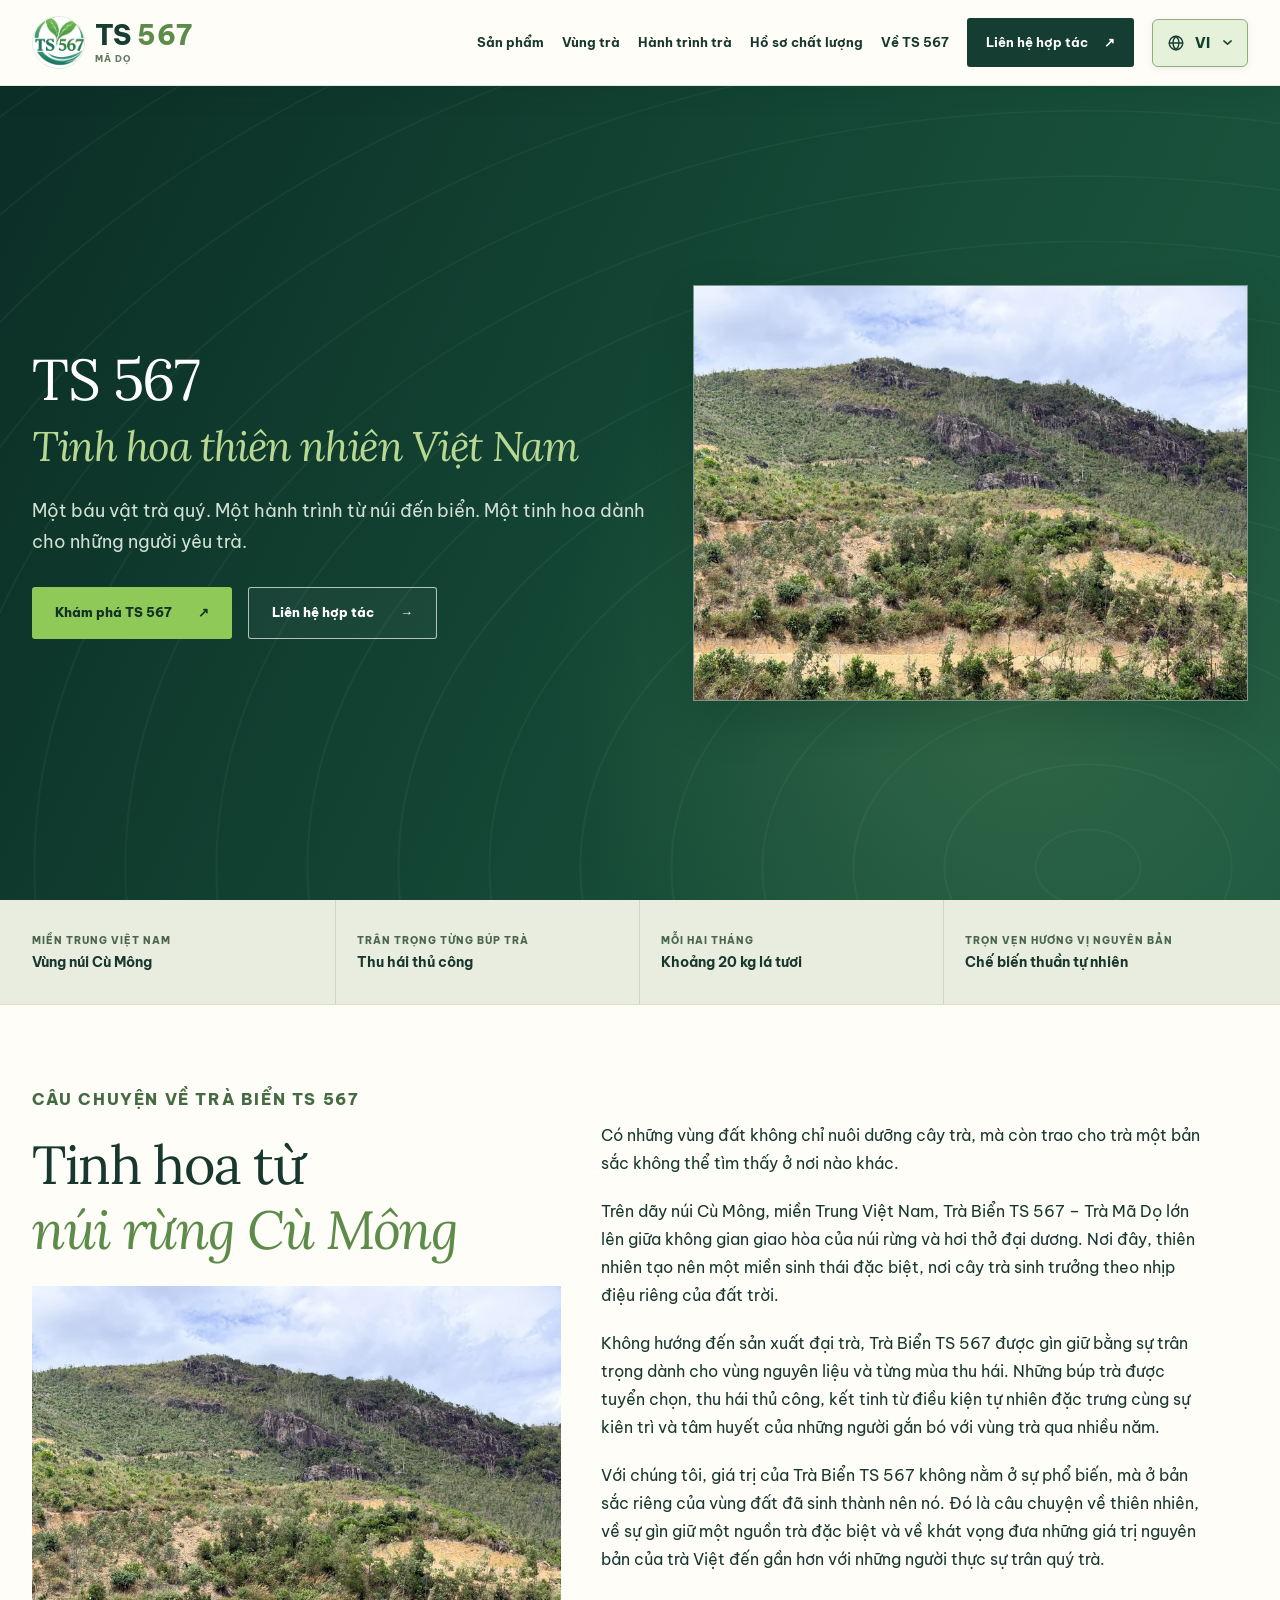
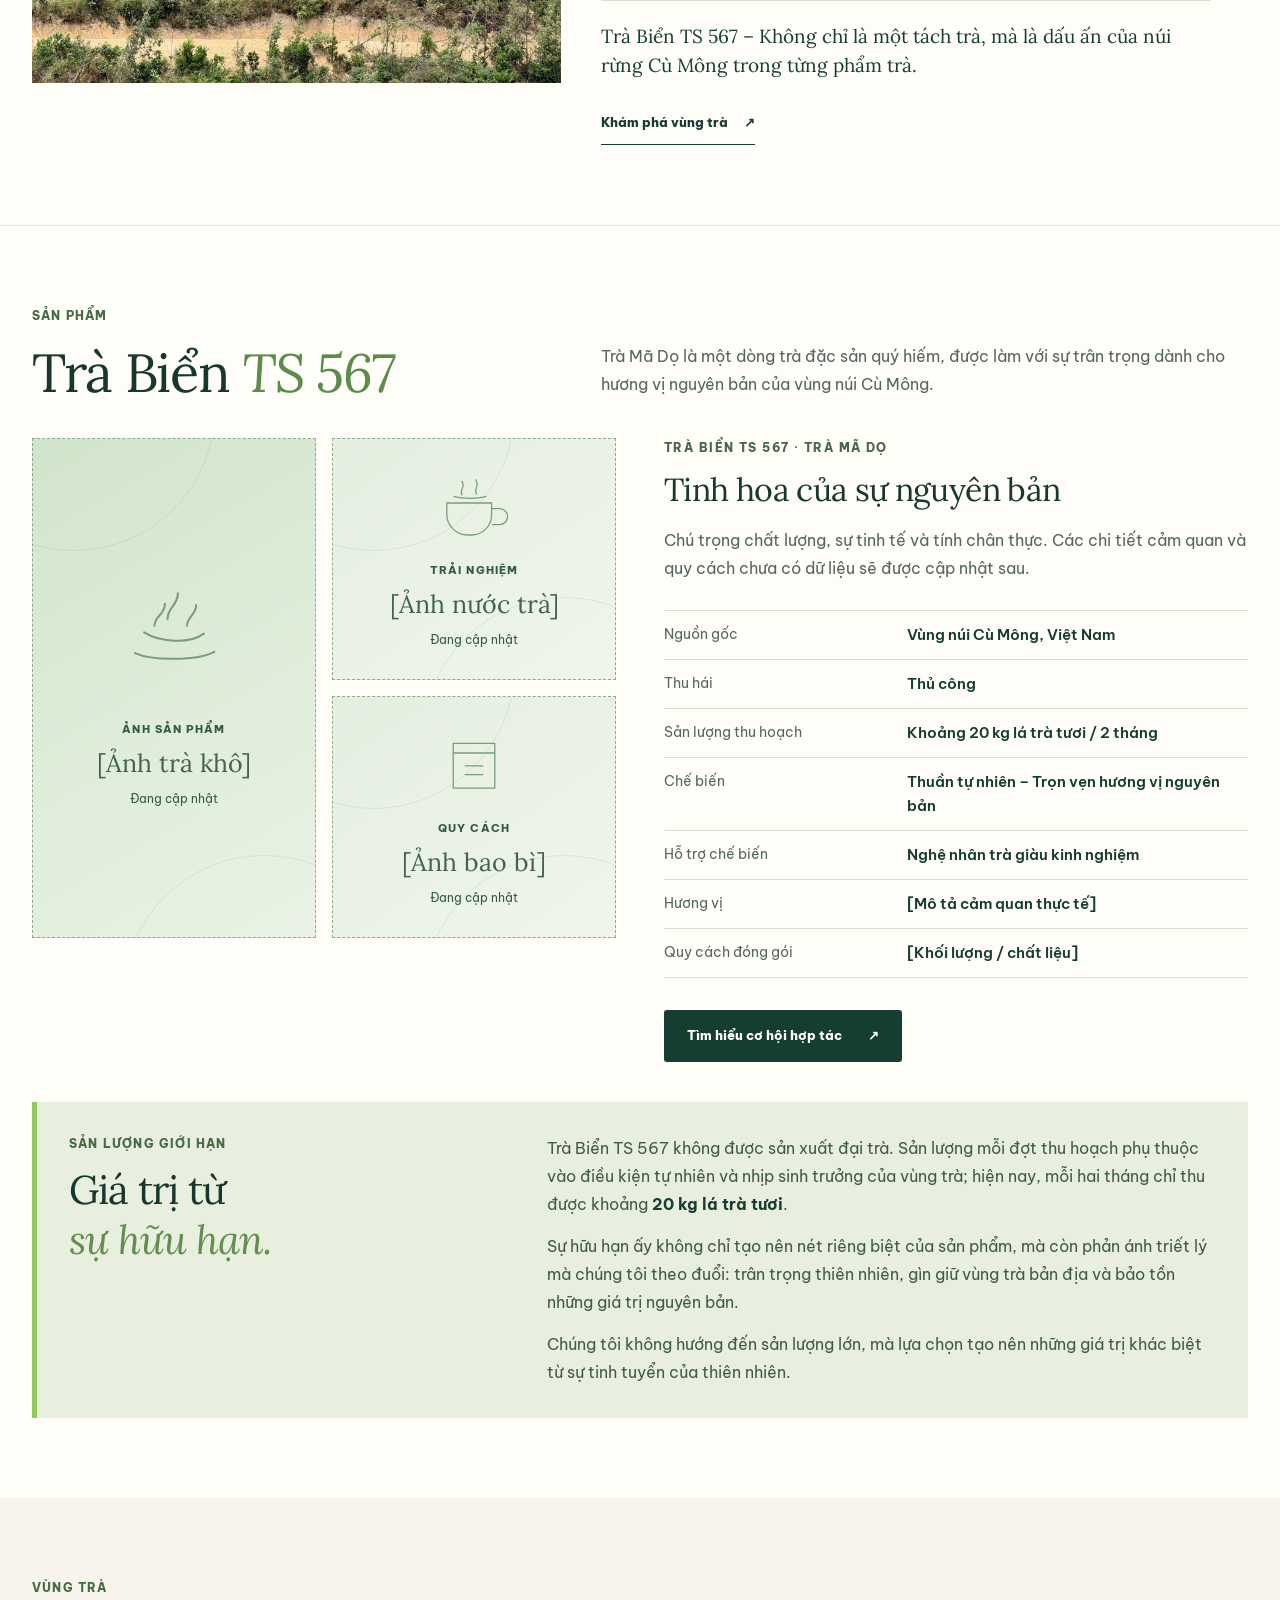
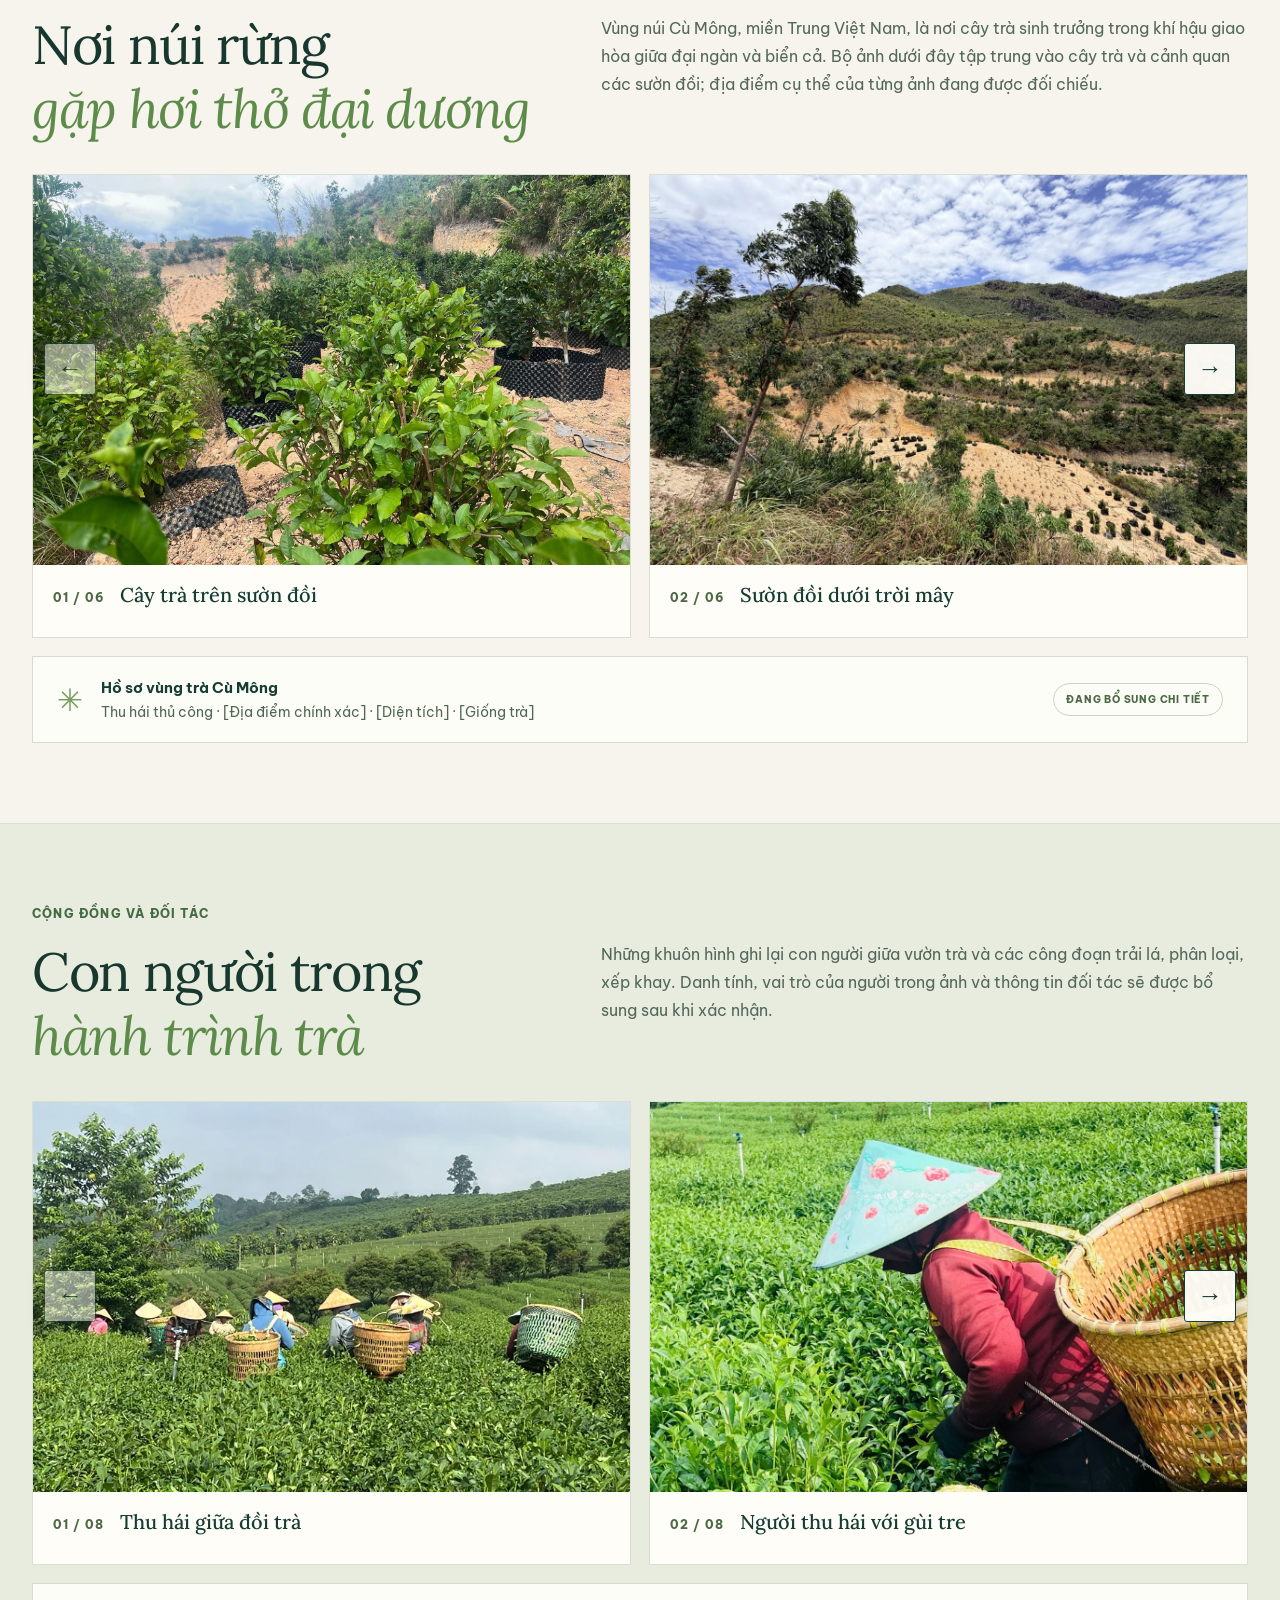
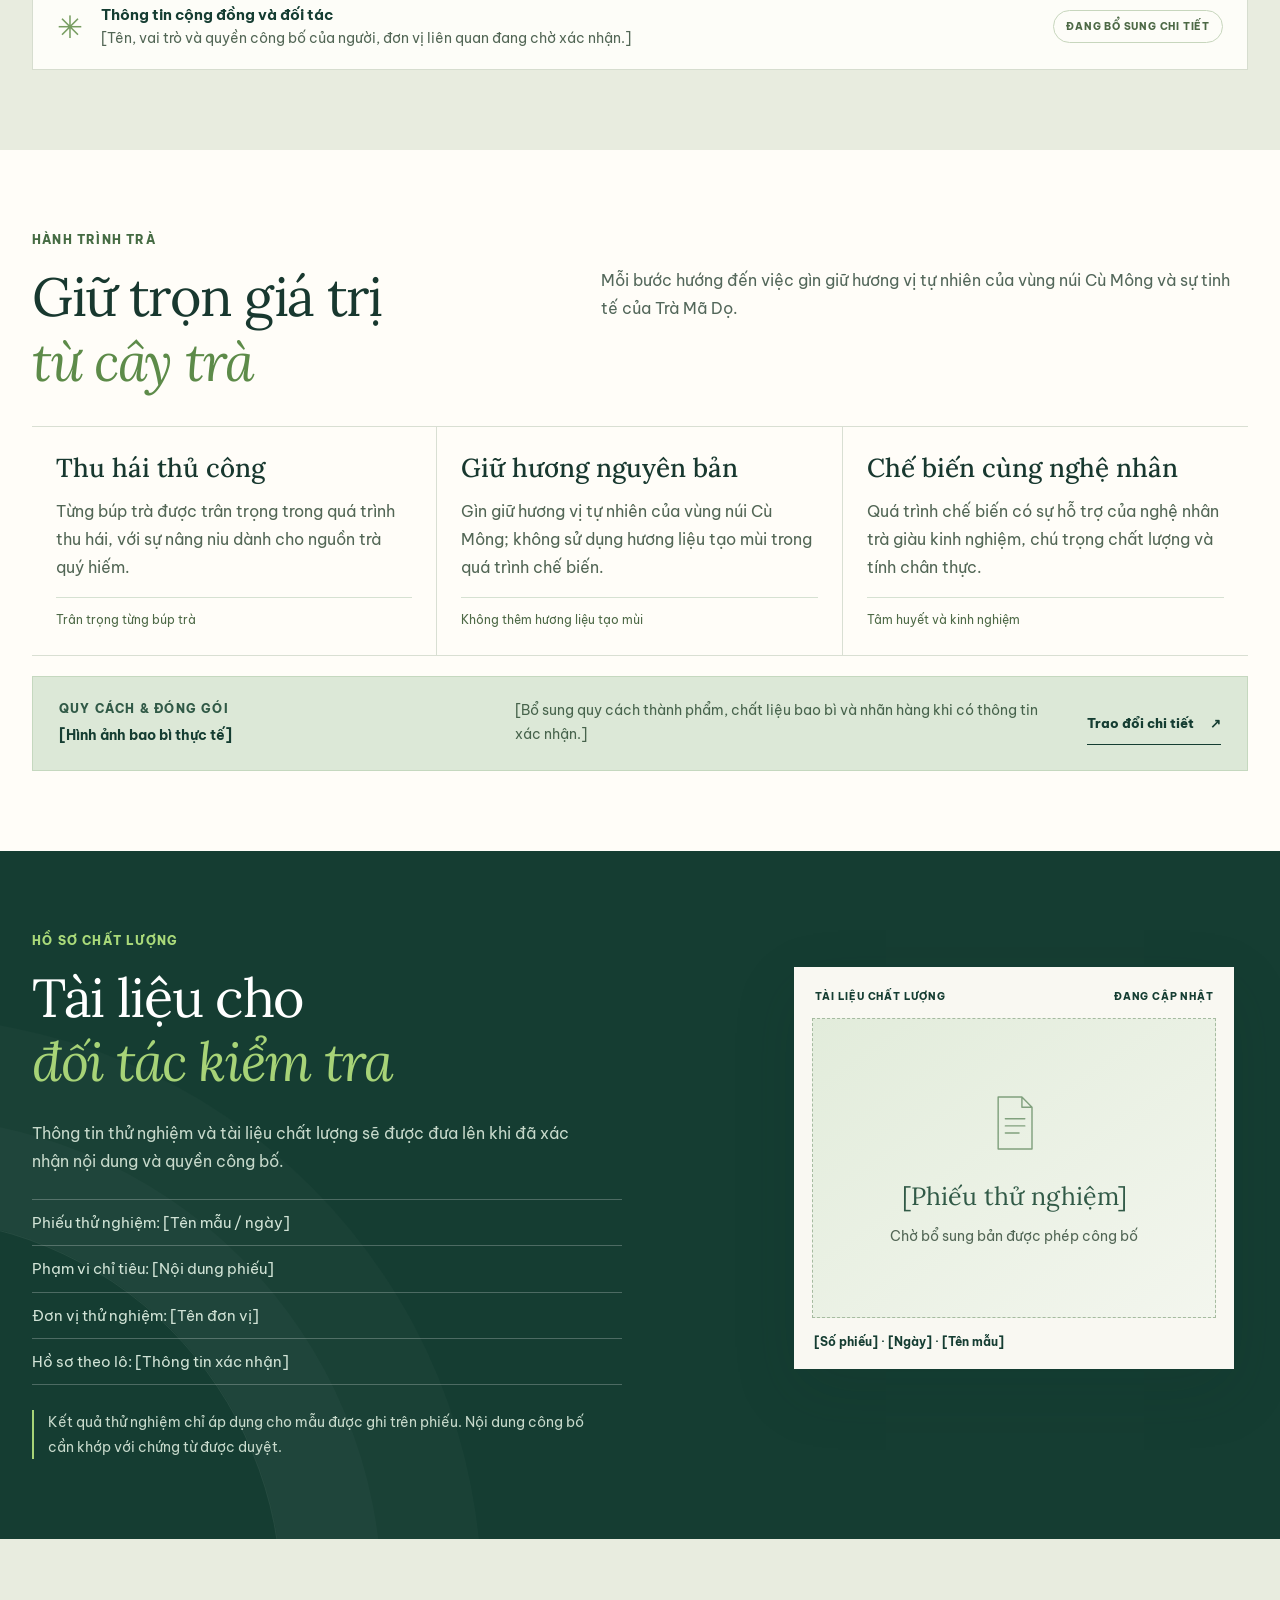
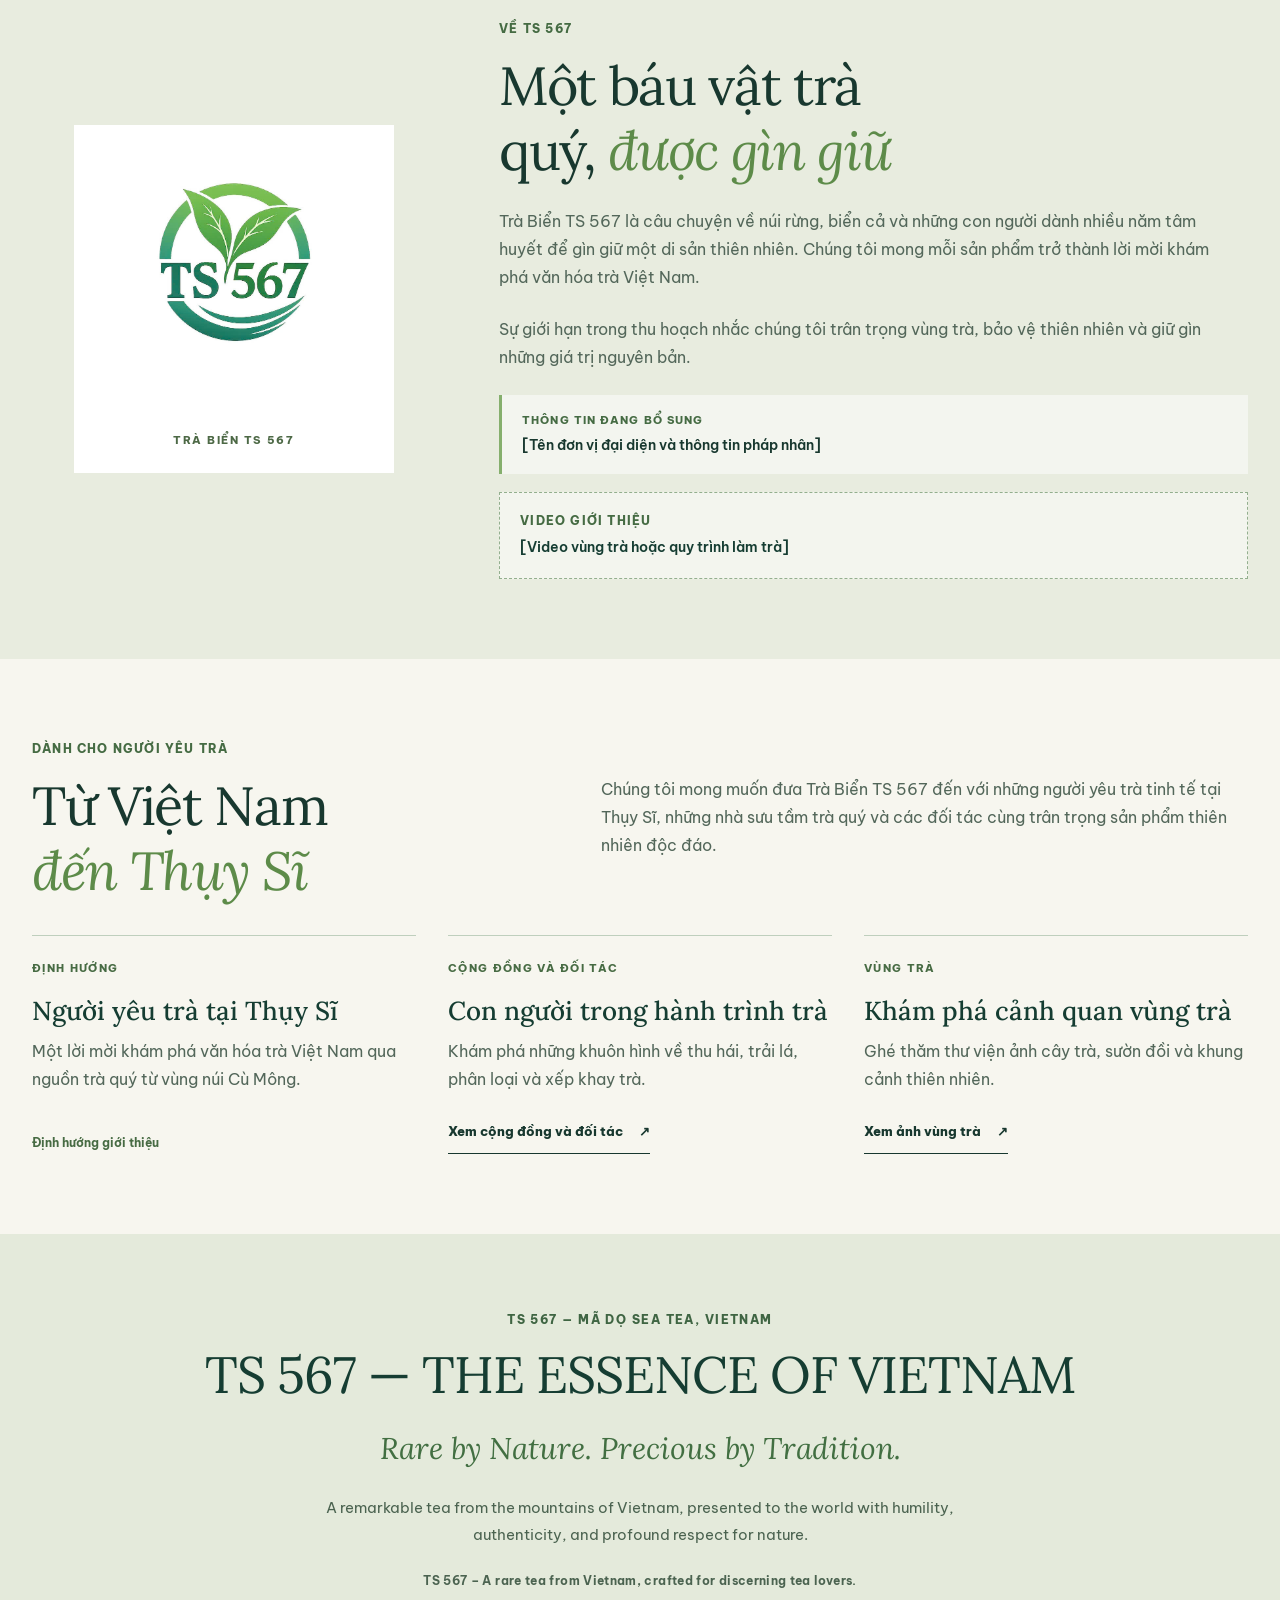
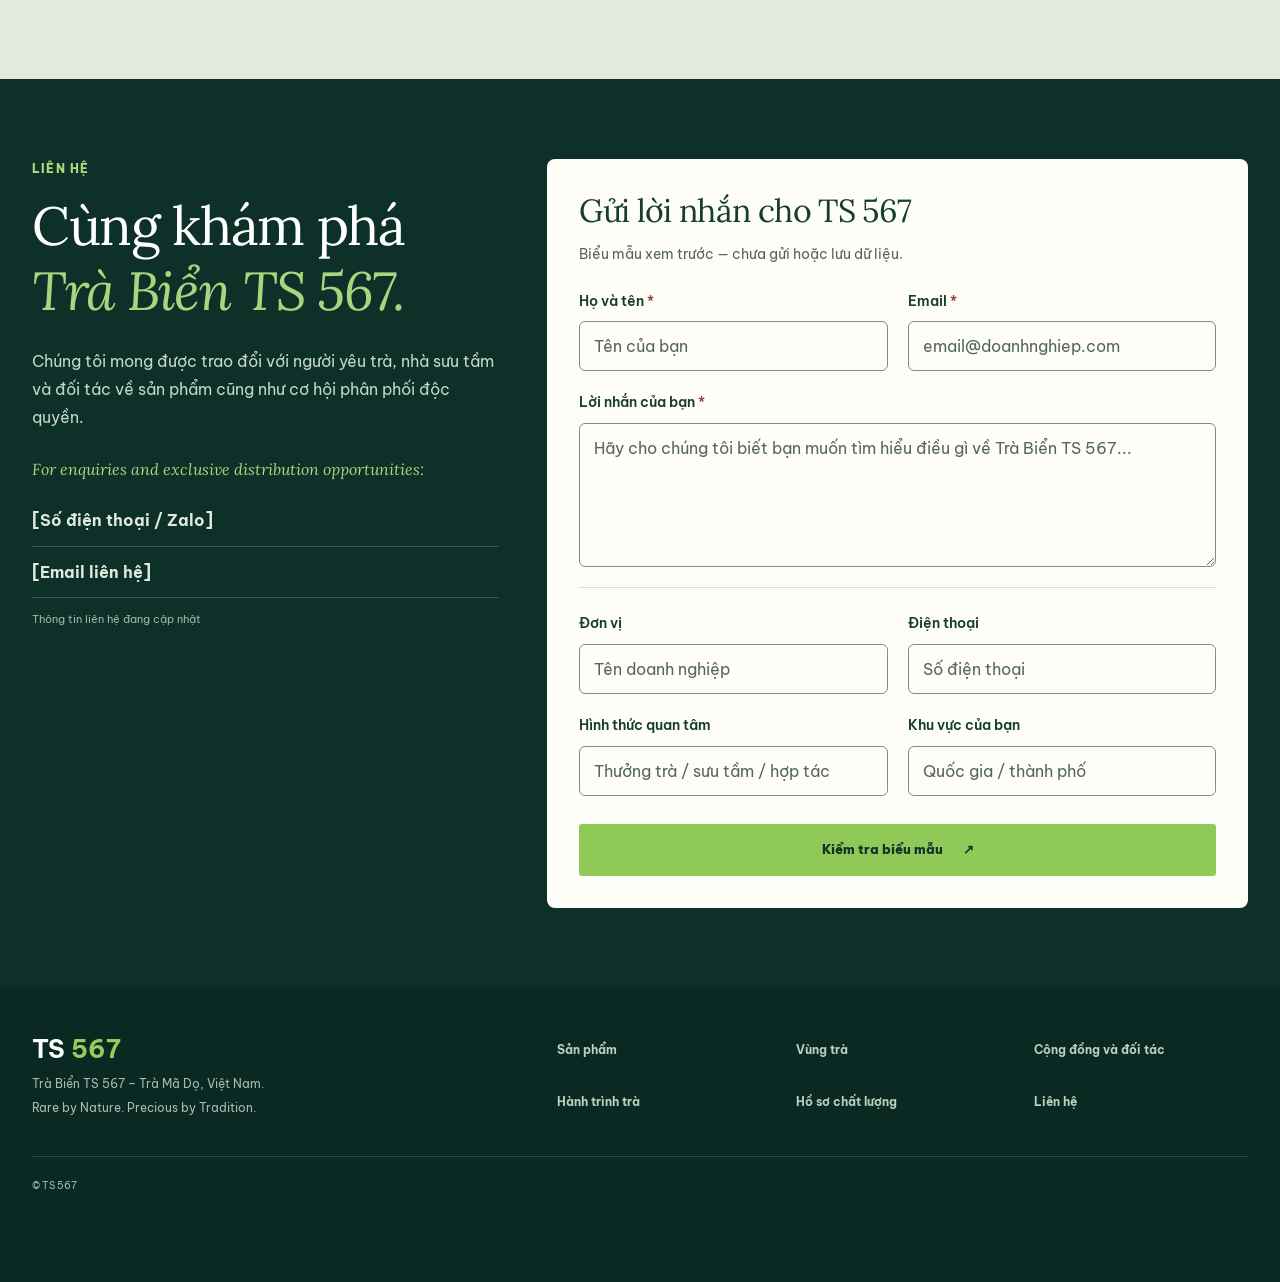
<file: index.html>
<!doctype html>
<html lang="vi">
  <head>
    <meta charset="utf-8" />
    <meta name="viewport" content="width=device-width, initial-scale=1" />
    <meta name="theme-color" content="#153d32" />
    <meta name="description" content="TS 567 – Trà Mã Dọ từ vùng núi Cù Mông, Việt Nam. Thu hái thủ công, sản lượng lá tươi giới hạn, dành cho người yêu trà và đối tác trân trọng sự nguyên bản." />
    <title>TS 567 — Trà Mã Dọ từ núi Cù Mông</title>
    <link rel="canonical" href="https://minhquang170405-create.github.io/Fresh-tea-supplier/" />
    <link rel="alternate" hreflang="vi" href="https://minhquang170405-create.github.io/Fresh-tea-supplier/" />
    <link rel="alternate" hreflang="en" href="https://minhquang170405-create.github.io/Fresh-tea-supplier/en.html" />
    <link rel="alternate" hreflang="zh-CN" href="https://minhquang170405-create.github.io/Fresh-tea-supplier/zh-cn.html" />
    <link rel="alternate" hreflang="zh-TW" href="https://minhquang170405-create.github.io/Fresh-tea-supplier/zh-tw.html" />
    <link rel="alternate" hreflang="x-default" href="https://minhquang170405-create.github.io/Fresh-tea-supplier/" />
    <link rel="stylesheet" href="fonts.css" />
    <link rel="stylesheet" href="styles.css?v=20261112a" />
    <script src="script.js?v=20261112a" defer></script>
  </head>
  <body id="top">
    <a class="skip-link" href="#main">Bỏ qua điều hướng</a>

    <header class="site-header">
      <div class="nav-shell wrap">
        <a class="brand" href="#top" aria-label="TS 567 — về đầu trang">
          <span class="brand-image"><img src="assets/logo.jpg" alt="Biểu trưng lá trà TS 567" /></span>
          <span class="brand-copy"><strong>TS <em>567</em></strong><small>MÃ DỌ</small></span>
        </a>
        <nav class="site-nav" id="site-nav" aria-label="Điều hướng chính">
          <a href="#san-pham">Sản phẩm</a>
          <a href="#vung-tra">Vùng trà</a>
          <a href="#quy-trinh">Hành trình trà</a>
          <a href="#thu-nghiem">Hồ sơ chất lượng</a>
          <a href="#ve-ts567">Về TS 567</a>
          <a class="nav-cta" href="#lien-he">Liên hệ hợp tác <span aria-hidden="true">↗</span></a>
        </nav>
        <details class="language-switcher">
          <summary aria-label="Chọn ngôn ngữ, hiện tại: Tiếng Việt"><svg class="language-icon" viewBox="0 0 24 24" fill="none" stroke="currentColor" stroke-width="1.8" stroke-linecap="round" stroke-linejoin="round" aria-hidden="true"><circle cx="12" cy="12" r="9" /><path d="M3 12h18M12 3c2.5 2.4 4 5.7 4 9s-1.5 6.6-4 9c-2.5-2.4-4-5.7-4-9s1.5-6.6 4-9Z" /></svg><span class="language-code">VI</span><svg class="language-chevron" viewBox="0 0 16 16" fill="none" stroke="currentColor" stroke-width="1.8" stroke-linecap="round" stroke-linejoin="round" aria-hidden="true"><path d="m3.5 6 4.5 4 4.5-4" /></svg></summary>
          <div class="language-menu">
            <a href="./" lang="vi" aria-current="page">Tiếng Việt</a>
            <a href="en.html" lang="en">English</a>
            <a href="zh-cn.html" lang="zh-CN">简体中文</a>
            <a href="zh-tw.html" lang="zh-TW">繁體中文（台灣）</a>
          </div>
        </details>
        <button class="menu-toggle" type="button" aria-expanded="false" aria-controls="site-nav" aria-label="Mở menu" data-menu-open-label="Mở menu" data-menu-close-label="Đóng menu">
          <span></span><span></span><span></span>
        </button>
      </div>
    </header>

    <main id="main">
      <section class="hero hero-reference" aria-labelledby="hero-title">
        <div class="hero-copy">
          <div class="hero-inner">
            <h1 id="hero-title">TS 567 <span>Tinh hoa thiên nhiên Việt Nam</span></h1>
            <p class="hero-lead">Một báu vật trà quý. Một hành trình từ núi đến biển. Một tinh hoa dành cho những người yêu trà.</p>
            <div class="hero-actions">
              <a class="button button-lime" href="#san-pham">Khám phá TS 567 <span aria-hidden="true">↗</span></a>
              <a class="button button-ghost" href="#lien-he">Liên hệ hợp tác <span aria-hidden="true">→</span></a>
            </div>
          </div>
        </div>
        <figure class="hero-media hero-photo">
          <img src="assets/hero/rocky-hillside-1280.webp" srcset="assets/hero/rocky-hillside-800.webp 800w, assets/hero/rocky-hillside-1280.webp 1280w" sizes="(max-width: 560px) calc(100vw - 32px), (max-width: 808px) calc(100vw - 48px), (max-width: 980px) 760px, (max-width: 1304px) calc(47.5vw - 53.2px), 567px" width="1280" height="960" loading="eager" fetchpriority="high" decoding="async" alt="Sườn núi xanh với các mỏm đá dưới bầu trời nhiều mây" />
        </figure>
      </section>

      <section class="proof-strip" aria-label="Điểm đặc biệt của Trà Biển TS 567">
        <div class="wrap proof-grid">
          <div><strong>Vùng núi Cù Mông</strong><small>MIỀN TRUNG VIỆT NAM</small></div>
          <div><strong>Thu hái thủ công</strong><small>TRÂN TRỌNG TỪNG BÚP TRÀ</small></div>
          <div><strong>Khoảng 20 kg lá tươi</strong><small>MỖI HAI THÁNG</small></div>
          <div><strong>Chế biến thuần tự nhiên</strong><small>TRỌN VẸN HƯƠNG VỊ NGUYÊN BẢN</small></div>
        </div>
      </section>

      <section class="section supplier-intro" aria-labelledby="supplier-title">
        <div class="wrap supplier-intro-grid">
          <div>
            <p class="eyebrow">CÂU CHUYỆN VỀ TRÀ BIỂN TS 567</p>
            <h2 id="supplier-title">Tinh hoa từ<br /><i>núi rừng Cù Mông</i></h2>
            <figure class="supplier-intro-photo"><img src="assets/hero/rocky-hillside-1280.webp" srcset="assets/hero/rocky-hillside-800.webp 800w, assets/hero/rocky-hillside-1280.webp 1280w" sizes="(max-width: 560px) calc(100vw - 32px), (max-width: 808px) calc(100vw - 48px), (max-width: 980px) 760px, (max-width: 1304px) 45vw, 540px" width="1280" height="960" loading="lazy" decoding="async" alt="Toàn cảnh sườn núi xanh và những mỏm đá" /></figure>
          </div>
          <div>
            <p>Có những vùng đất không chỉ nuôi dưỡng cây trà, mà còn trao cho trà một bản sắc không thể tìm thấy ở nơi nào khác.</p>
            <p>Trên dãy núi Cù Mông, miền Trung Việt Nam, Trà Biển TS 567 – Trà Mã Dọ lớn lên giữa không gian giao hòa của núi rừng và hơi thở đại dương. Nơi đây, thiên nhiên tạo nên một miền sinh thái đặc biệt, nơi cây trà sinh trưởng theo nhịp điệu riêng của đất trời.</p>
            <details class="mobile-disclosure story-more" data-mobile-disclosure open><summary><span class="disclosure-collapsed">Đọc tiếp câu chuyện</span><span class="disclosure-expanded">Thu gọn câu chuyện</span><svg viewBox="0 0 20 20" aria-hidden="true"><path d="m5 7.5 5 5 5-5" /></svg></summary><div class="disclosure-content"><p>Không hướng đến sản xuất đại trà, Trà Biển TS 567 được gìn giữ bằng sự trân trọng dành cho vùng nguyên liệu và từng mùa thu hái. Những búp trà được tuyển chọn, thu hái thủ công, kết tinh từ điều kiện tự nhiên đặc trưng cùng sự kiên trì và tâm huyết của những người gắn bó với vùng trà qua nhiều năm.</p>
            <p>Với chúng tôi, giá trị của Trà Biển TS 567 không nằm ở sự phổ biến, mà ở bản sắc riêng của vùng đất đã sinh thành nên nó. Đó là câu chuyện về thiên nhiên, về sự gìn giữ một nguồn trà đặc biệt và về khát vọng đưa những giá trị nguyên bản của trà Việt đến gần hơn với những người thực sự trân quý trà.</p>
            <p class="intro-signature">Trà Biển TS 567 – Không chỉ là một tách trà, mà là dấu ấn của núi rừng Cù Mông trong từng phẩm trà.</p></div></details>
            <a class="text-link" href="#vung-tra">Khám phá vùng trà <span aria-hidden="true">↗</span></a>
          </div>
        </div>
      </section>

      <section class="section product-section" id="san-pham" aria-labelledby="product-title">
        <div class="wrap">
          <div class="section-heading split-heading">
            <div><p class="eyebrow">SẢN PHẨM</p><h2 id="product-title">Trà Biển <i>TS 567</i></h2></div>
            <p>Trà Mã Dọ là một dòng trà đặc sản quý hiếm, được làm với sự trân trọng dành cho hương vị nguyên bản của vùng núi Cù Mông.</p>
          </div>
          <div class="product-layout">
            
            <div class="product-info">
              <p class="product-kicker">TRÀ BIỂN TS 567 · TRÀ MÃ DỌ</p>
              <h3>Tinh hoa của sự nguyên bản</h3>
              <p class="product-intro">Chú trọng chất lượng, sự tinh tế và tính chân thực. Các chi tiết cảm quan và quy cách chưa có dữ liệu sẽ được cập nhật sau.</p>
              <dl class="spec-list">
                <div><dt>Nguồn gốc</dt><dd>Vùng núi Cù Mông, Việt Nam</dd></div>
                <div><dt>Thu hái</dt><dd>Thủ công</dd></div>
                <div><dt>Sản lượng thu hoạch</dt><dd>Khoảng 20 kg lá trà tươi / 2 tháng</dd></div>
                <div><dt>Chế biến</dt><dd>Thuần tự nhiên – Trọn vẹn hương vị nguyên bản</dd></div>
                <div><dt>Hỗ trợ chế biến</dt><dd>Nghệ nhân trà giàu kinh nghiệm</dd></div>
                <div><dt>Hương vị</dt><dd>[Mô tả cảm quan thực tế]</dd></div>
                <div><dt>Quy cách đóng gói</dt><dd>[Khối lượng / chất liệu]</dd></div>
              </dl>
              <a class="button button-dark" href="#lien-he">Tìm hiểu cơ hội hợp tác <span aria-hidden="true">↗</span></a>
            </div>
            <div class="product-visuals" aria-label="Ảnh sản phẩm đang chờ bổ sung">
              <div class="placeholder-card placeholder-primary">
                <svg viewBox="0 0 100 100" aria-hidden="true"><path d="M20 67c13 6 48 6 61-1M27 51c13 8 35 9 46 1M43 29c0 9-8 9-8 17m18-25c0 10-8 10-8 20m22-11c0 8-7 9-7 16"/></svg>
                <span>ẢNH SẢN PHẨM</span><strong>[Ảnh trà khô]</strong><small>Đang cập nhật</small>
              </div>
              <div class="placeholder-card">
                <svg viewBox="0 0 100 100" aria-hidden="true"><path d="M16 45h56v15a25 25 0 0 1-25 25h-5a26 26 0 0 1-26-26V45Zm57 7h9a10 10 0 0 1 0 20h-9M25 37c11 3 29 3 40 0M35 18c5 8-4 10 0 17m17-19c6 8-3 10 1 18"/></svg>
                <span>TRẢI NGHIỆM</span><strong>[Ảnh nước trà]</strong><small>Đang cập nhật</small>
              </div>
              <div class="placeholder-card">
                <svg viewBox="0 0 100 100" aria-hidden="true"><path d="M24 23h52v56H24zM24 35h52M39 51h22M39 62h22"/></svg>
                <span>QUY CÁCH</span><strong>[Ảnh bao bì]</strong><small>Đang cập nhật</small>
              </div>
            </div>
          </div>
          <div class="rarity-story">
            <div>
              <p class="eyebrow">SẢN LƯỢNG GIỚI HẠN</p>
              <h3>Giá trị từ<br /><i>sự hữu hạn.</i></h3>
            </div>
            <div>
              <p>Trà Biển TS 567 không được sản xuất đại trà. Sản lượng mỗi đợt thu hoạch phụ thuộc vào điều kiện tự nhiên và nhịp sinh trưởng của vùng trà; hiện nay, mỗi hai tháng chỉ thu được khoảng <strong>20 kg lá trà tươi</strong>.</p>
              <p>Sự hữu hạn ấy không chỉ tạo nên nét riêng biệt của sản phẩm, mà còn phản ánh triết lý mà chúng tôi theo đuổi: trân trọng thiên nhiên, gìn giữ vùng trà bản địa và bảo tồn những giá trị nguyên bản.</p>
              <p>Chúng tôi không hướng đến sản lượng lớn, mà lựa chọn tạo nên những giá trị khác biệt từ sự tinh tuyển của thiên nhiên.</p>
            </div>
          </div>
        </div>
      </section>

      <section class="section garden-section" id="vung-tra" aria-labelledby="garden-title">
        <div class="wrap">
          <div class="section-heading split-heading">
            <div><p class="eyebrow">VÙNG TRÀ</p><h2 id="garden-title">Nơi núi rừng<br /><i>gặp hơi thở đại dương</i></h2></div>
            <p>Vùng núi Cù Mông, miền Trung Việt Nam, là nơi cây trà sinh trưởng trong khí hậu giao hòa giữa đại ngàn và biển cả. Bộ ảnh dưới đây tập trung vào cây trà và cảnh quan các sườn đồi; địa điểm cụ thể của từng ảnh đang được đối chiếu.</p>
          </div>
          <div class="gallery-shell" data-gallery>
            <div class="gallery-controls">
              <button class="gallery-arrow" type="button" data-gallery-prev aria-label="Ảnh trước" aria-controls="tea-gallery">←</button>
              <button class="gallery-arrow" type="button" data-gallery-next aria-label="Ảnh tiếp theo" aria-controls="tea-gallery">→</button>
            </div>
            <div class="gallery-track" id="tea-gallery" tabindex="0" role="region" aria-label="Thư viện ảnh cây trà và cảnh quan vùng đồi">
              <figure class="gallery-card"><img src="assets/gallery/01-vuon-tra.jpg" width="1800" height="1350" loading="lazy" decoding="async" alt="Những cây trà xanh trên sườn đồi" /><figcaption><span>01 / 06</span><strong>Cây trà trên sườn đồi</strong></figcaption></figure>
              <figure class="gallery-card"><img src="assets/gallery/02-suon-doi.webp" width="1280" height="960" loading="lazy" decoding="async" alt="Sườn đồi có cây trồng dưới bầu trời nhiều mây" /><figcaption><span>02 / 06</span><strong>Sườn đồi dưới trời mây</strong></figcaption></figure>
              <figure class="gallery-card"><img src="assets/gallery/03-vung-doi.webp" width="1280" height="960" loading="lazy" decoding="async" alt="Cảnh quan sườn đồi nhìn về thung lũng" /><figcaption><span>03 / 06</span><strong>Cảnh quan vùng đồi</strong></figcaption></figure>
              <figure class="gallery-card"><img src="assets/gallery/04-doi-duoi-troi-may.webp" width="1280" height="960" loading="lazy" decoding="async" alt="Các triền đồi với cây xanh và đường đất" /><figcaption><span>04 / 06</span><strong>Triền đồi và cây xanh</strong></figcaption></figure>
              <figure class="gallery-card"><img src="assets/hero/rocky-hillside-1280.webp" srcset="assets/hero/rocky-hillside-800.webp 800w, assets/hero/rocky-hillside-1280.webp 1280w" sizes="(max-width: 560px) calc(100vw - 32px), 50vw" width="1280" height="960" loading="lazy" decoding="async" alt="Sườn núi xanh với những mỏm đá" /><figcaption><span>05 / 06</span><strong>Sườn núi đá</strong></figcaption></figure>
              <figure class="gallery-card"><img src="assets/gallery/06-toan-canh-vung-doi.webp" width="1280" height="960" loading="lazy" decoding="async" alt="Toàn cảnh các sườn đồi xanh dưới trời mây" /><figcaption><span>06 / 06</span><strong>Toàn cảnh vùng đồi</strong></figcaption></figure>
            </div>
          </div>
          <div class="origin-note"><span class="origin-icon" aria-hidden="true">✳</span><p><strong>Hồ sơ vùng trà Cù Mông</strong><br />Thu hái thủ công · [Địa điểm chính xác] · [Diện tích] · [Giống trà]</p><span class="status-pill">Đang bổ sung chi tiết</span></div>
        </div>
      </section>

      <section class="section community-section" id="cong-dong" aria-labelledby="community-title">
        <div class="wrap">
          <div class="section-heading split-heading">
            <div><p class="eyebrow">CỘNG ĐỒNG VÀ ĐỐI TÁC</p><h2 id="community-title">Con người trong<br /><i>hành trình trà</i></h2></div>
            <p>Những khuôn hình ghi lại con người giữa vườn trà và các công đoạn trải lá, phân loại, xếp khay. Danh tính, vai trò của người trong ảnh và thông tin đối tác sẽ được bổ sung sau khi xác nhận.</p>
          </div>
          <div class="gallery-shell" data-gallery>
            <div class="gallery-controls">
              <button class="gallery-arrow" type="button" data-gallery-prev aria-label="Ảnh trước trong mục Cộng đồng và đối tác" aria-controls="community-gallery">←</button>
              <button class="gallery-arrow" type="button" data-gallery-next aria-label="Ảnh tiếp theo trong mục Cộng đồng và đối tác" aria-controls="community-gallery">→</button>
            </div>
            <div class="gallery-track" id="community-gallery" tabindex="0" role="region" aria-label="Thư viện ảnh con người và các công đoạn làm trà">
              <figure class="gallery-card"><img src="assets/hero/tea-harvest-1600.webp" srcset="assets/hero/tea-harvest-800.webp 800w, assets/hero/tea-harvest-1600.webp 1600w" sizes="(max-width: 560px) calc(100vw - 32px), 50vw" width="1600" height="1200" loading="lazy" decoding="async" alt="Nhiều người đội nón thu hái giữa các luống trà" /><figcaption><span>01 / 08</span><strong>Thu hái giữa đồi trà</strong></figcaption></figure>
              <figure class="gallery-card"><img src="assets/community/02-thu-hai.webp" width="1280" height="990" loading="lazy" decoding="async" alt="Một người đeo gùi tre đang thu hái lá trà" /><figcaption><span>02 / 08</span><strong>Người thu hái với gùi tre</strong></figcaption></figure>
              <figure class="gallery-card"><img src="assets/community/03-gio-tra.webp" width="1280" height="960" loading="lazy" decoding="async" alt="Hai người đeo gùi tre giữa luống trà" /><figcaption><span>03 / 08</span><strong>Gùi tre giữa luống trà</strong></figcaption></figure>
              <figure class="gallery-card"><img src="assets/community/04-nhom-nguoi-vuon-tra.webp" width="1280" height="960" loading="lazy" decoding="async" alt="Nhóm người đứng và quan sát giữa vườn trà" /><figcaption><span>04 / 08</span><strong>Mọi người giữa vườn trà</strong></figcaption></figure>
              <figure class="gallery-card"><img src="assets/community/05-trai-la.webp" width="1148" height="861" loading="lazy" decoding="async" alt="Hai người trải lá trà xanh trên các tấm bạt" /><figcaption><span>05 / 08</span><strong>Trải lá trên bạt</strong></figcaption></figure>
              <figure class="gallery-card"><img src="assets/community/06-sang-tre.webp" width="1280" height="960" loading="lazy" decoding="async" alt="Hai người đang xử lý lá trà trên những sàng tre" /><figcaption><span>06 / 08</span><strong>Phân loại lá trên sàng tre</strong></figcaption></figure>
              <figure class="gallery-card"><img src="assets/community/07-khay-tra.webp" width="1280" height="960" loading="lazy" decoding="async" alt="Các sàng tre xếp tầng chứa lá trà" /><figcaption><span>07 / 08</span><strong>Các khay trà xếp tầng</strong></figcaption></figure>
              <figure class="gallery-card"><img src="assets/community/08-so-che.webp" width="1280" height="960" loading="lazy" decoding="async" alt="Lá trà được trải trên các tấm bạt dưới mái che" /><figcaption><span>08 / 08</span><strong>Trải lá dưới mái che</strong></figcaption></figure>
            </div>
          </div>
          <div class="origin-note"><span class="origin-icon" aria-hidden="true">✳</span><p><strong>Thông tin cộng đồng và đối tác</strong><br />[Tên, vai trò và quyền công bố của người, đơn vị liên quan đang chờ xác nhận.]</p><span class="status-pill">Đang bổ sung chi tiết</span></div>
        </div>
      </section>

      <section class="section process-section" id="quy-trinh" aria-labelledby="process-title"><div class="wrap"><div class="section-heading split-heading"><div><p class="eyebrow">HÀNH TRÌNH TRÀ</p><h2 id="process-title">Giữ trọn giá trị<br /><i>từ cây trà</i></h2></div><p>Mỗi bước hướng đến việc gìn giữ hương vị tự nhiên của vùng núi Cù Mông và sự tinh tế của Trà Mã Dọ.</p></div><div class="steps-grid"><article class="step-card"><h3>Thu hái thủ công</h3><p>Từng búp trà được trân trọng trong quá trình thu hái, với sự nâng niu dành cho nguồn trà quý hiếm.</p><small>Trân trọng từng búp trà</small></article><article class="step-card"><h3>Giữ hương nguyên bản</h3><p>Gìn giữ hương vị tự nhiên của vùng núi Cù Mông; không sử dụng hương liệu tạo mùi trong quá trình chế biến.</p><small>Không thêm hương liệu tạo mùi</small></article><article class="step-card"><h3>Chế biến cùng nghệ nhân</h3><p>Quá trình chế biến có sự hỗ trợ của nghệ nhân trà giàu kinh nghiệm, chú trọng chất lượng và tính chân thực.</p><small>Tâm huyết và kinh nghiệm</small></article></div><div class="packing-note"><div><span>QUY CÁCH &amp; ĐÓNG GÓI</span><strong>[Hình ảnh bao bì thực tế]</strong></div><p>[Bổ sung quy cách thành phẩm, chất liệu bao bì và nhãn hàng khi có thông tin xác nhận.]</p><a class="text-link" href="#lien-he">Trao đổi chi tiết <span aria-hidden="true">↗</span></a></div></div></section>

      <section class="section quality-section" id="thu-nghiem" aria-labelledby="quality-title">
        <div class="wrap quality-layout">
          <div class="quality-copy">
            <p class="eyebrow light">HỒ SƠ CHẤT LƯỢNG</p>
            <h2 id="quality-title">Tài liệu cho <i>đối tác kiểm tra</i></h2>
            <p>Thông tin thử nghiệm và tài liệu chất lượng sẽ được đưa lên khi đã xác nhận nội dung và quyền công bố.</p>
            <div class="metric-grid">
              <div><span>Phiếu thử nghiệm: [Tên mẫu / ngày]</span></div>
              <div><span>Phạm vi chỉ tiêu: [Nội dung phiếu]</span></div>
              <div><span>Đơn vị thử nghiệm: [Tên đơn vị]</span></div>
              <div><span>Hồ sơ theo lô: [Thông tin xác nhận]</span></div>
            </div>
            <p class="quality-caution">Kết quả thử nghiệm chỉ áp dụng cho mẫu được ghi trên phiếu. Nội dung công bố cần khớp với chứng từ được duyệt.</p>
          </div>
          <div class="report-card">
            <div class="report-top"><span>TÀI LIỆU CHẤT LƯỢNG</span><span>ĐANG CẬP NHẬT</span></div>
            <div class="report-image-placeholder" aria-label="Phiếu thử nghiệm đang chờ duyệt để công bố">
              <svg viewBox="0 0 100 100" aria-hidden="true"><path d="M28 14h33l14 14v58H28zM61 14v14h14M38 44h27M38 54h27M38 64h19" /></svg>
              <strong>[Phiếu thử nghiệm]</strong><small>Chờ bổ sung bản được phép công bố</small>
            </div>
            <div class="report-footer"><strong>[Số phiếu] · [Ngày] · [Tên mẫu]</strong></div>
          </div>
        </div>
      </section>

      <section class="section about-section" id="ve-ts567" aria-labelledby="about-title">
        <div class="wrap about-layout">
          <div class="about-logo"><img src="assets/logo.jpg" alt="Logo TS 567 với hai lá trà màu xanh" loading="lazy" /><small>TRÀ BIỂN TS 567</small></div>
          <div class="about-copy"><p class="eyebrow">VỀ TS 567</p><h2 id="about-title">Một báu vật trà quý, <i>được gìn giữ</i></h2><p>Trà Biển TS 567 là câu chuyện về núi rừng, biển cả và những con người dành nhiều năm tâm huyết để gìn giữ một di sản thiên nhiên. Chúng tôi mong mỗi sản phẩm trở thành lời mời khám phá văn hóa trà Việt Nam.</p><p>Sự giới hạn trong thu hoạch nhắc chúng tôi trân trọng vùng trà, bảo vệ thiên nhiên và giữ gìn những giá trị nguyên bản.</p><div class="about-placeholder"><span>THÔNG TIN ĐANG BỔ SUNG</span><strong>[Tên đơn vị đại diện và thông tin pháp nhân]</strong></div><div class="video-placeholder"><span>VIDEO GIỚI THIỆU</span><strong>[Video vùng trà hoặc quy trình làm trà]</strong></div></div>
        </div>
      </section>

      <section class="section future-section" aria-labelledby="future-title"><div class="wrap"><div class="section-heading split-heading"><div><p class="eyebrow">DÀNH CHO NGƯỜI YÊU TRÀ</p><h2 id="future-title">Từ Việt Nam <i>đến Thụy Sĩ</i></h2></div><p>Chúng tôi mong muốn đưa Trà Biển TS 567 đến với những người yêu trà tinh tế tại Thụy Sĩ, những nhà sưu tầm trà quý và các đối tác cùng trân trọng sản phẩm thiên nhiên độc đáo.</p></div><div class="future-grid"><article><span>ĐỊNH HƯỚNG</span><h3>Người yêu trà tại Thụy Sĩ</h3><p>Một lời mời khám phá văn hóa trà Việt Nam qua nguồn trà quý từ vùng núi Cù Mông.</p><small>Định hướng giới thiệu</small></article><article><span>CỘNG ĐỒNG VÀ ĐỐI TÁC</span><h3>Con người trong hành trình trà</h3><p>Khám phá những khuôn hình về thu hái, trải lá, phân loại và xếp khay trà.</p><a class="text-link" href="#cong-dong">Xem cộng đồng và đối tác <span aria-hidden="true">↗</span></a></article><article><span>VÙNG TRÀ</span><h3>Khám phá cảnh quan vùng trà</h3><p>Ghé thăm thư viện ảnh cây trà, sườn đồi và khung cảnh thiên nhiên.</p><a class="text-link" href="#vung-tra">Xem ảnh vùng trà <span aria-hidden="true">↗</span></a></article></div></div></section>

      <section class="english-statement" lang="en" aria-labelledby="english-title"><div class="wrap english-statement-inner"><p class="english-overline">TS 567 — Mã Dọ Sea Tea, Vietnam</p><h2 id="english-title">TS 567 — THE ESSENCE OF VIETNAM</h2><p class="english-tagline">Rare by Nature. Precious by Tradition.</p><p>A remarkable tea from the mountains of Vietnam, presented to the world with humility, authenticity, and profound respect for nature.</p><p class="english-closing">TS 567 – A rare tea from Vietnam, crafted for discerning tea lovers.</p></div></section>


      <section class="contact-section" id="lien-he" aria-labelledby="contact-title">
        <div class="wrap contact-layout">
          <div class="contact-copy"><p class="eyebrow light">LIÊN HỆ</p><h2 id="contact-title">Cùng khám phá <i>Trà Biển TS 567.</i></h2><p>Chúng tôi mong được trao đổi với người yêu trà, nhà sưu tầm và đối tác về sản phẩm cũng như cơ hội phân phối độc quyền.</p><p class="contact-english" lang="en">For enquiries and exclusive distribution opportunities:</p><div class="contact-placeholder"><span>[Số điện thoại / Zalo]</span><span>[Email liên hệ]</span><small>Thông tin liên hệ đang cập nhật</small></div></div>
          <div id="quote-form" class="quote-form" role="group" aria-labelledby="quote-title" aria-describedby="quote-note" data-invalid-message="Vui lòng kiểm tra các ô được đánh dấu." data-preview-message="Biểu mẫu hợp lệ nhưng đang ở chế độ xem trước. Dữ liệu chưa được gửi hoặc lưu.">
            <h3 id="quote-title">Gửi lời nhắn cho TS 567</h3><p id="quote-note">Biểu mẫu xem trước — chưa gửi hoặc lưu dữ liệu.</p>
            <div class="form-row"><div class="form-field"><label for="enquiry-name">Họ và tên <span>*</span></label><input id="enquiry-name" name="name" autocomplete="name" aria-describedby="name-error" data-required-message="Vui lòng điền thông tin này." required placeholder="Tên của bạn" /><p class="field-error" id="name-error" hidden></p></div><div class="form-field"><label for="enquiry-email">Email <span>*</span></label><input id="enquiry-email" name="email" type="email" inputmode="email" autocapitalize="none" spellcheck="false" autocomplete="email" aria-describedby="email-error" data-required-message="Vui lòng điền thông tin này." data-invalid-message="Vui lòng nhập địa chỉ email hợp lệ." required placeholder="email@doanhnghiep.com" /><p class="field-error" id="email-error" hidden></p></div></div>
            <div class="form-field"><label for="enquiry-message">Lời nhắn của bạn <span>*</span></label><textarea id="enquiry-message" name="message" rows="4" aria-describedby="message-error" data-required-message="Vui lòng điền thông tin này." required placeholder="Hãy cho chúng tôi biết bạn muốn tìm hiểu điều gì về Trà Biển TS 567..."></textarea><p class="field-error" id="message-error" hidden></p></div>
            <details class="mobile-disclosure form-extra" data-mobile-disclosure open><summary><span class="disclosure-collapsed">Thêm thông tin (không bắt buộc)</span><span class="disclosure-expanded">Thông tin bổ sung</span><svg viewBox="0 0 20 20" aria-hidden="true"><path d="m5 7.5 5 5 5-5" /></svg></summary><div class="disclosure-content">
              <div class="form-row"><div class="form-field"><label for="enquiry-company">Đơn vị</label><input id="enquiry-company" name="company" autocomplete="organization" placeholder="Tên doanh nghiệp" /></div><div class="form-field"><label for="enquiry-phone">Điện thoại</label><input id="enquiry-phone" name="phone" type="tel" inputmode="tel" autocomplete="tel" placeholder="Số điện thoại" /></div></div>
              <div class="form-row"><div class="form-field"><label for="enquiry-interest">Hình thức quan tâm</label><input id="enquiry-interest" name="interest" placeholder="Thưởng trà / sưu tầm / hợp tác" /></div><div class="form-field"><label for="enquiry-destination">Khu vực của bạn</label><input id="enquiry-destination" name="destination" placeholder="Quốc gia / thành phố" /></div></div>
            </div></details>
            <button class="button button-lime form-submit" type="button">Kiểm tra biểu mẫu <span aria-hidden="true">↗</span></button>
            <p class="form-status" id="form-status" role="status" aria-live="polite"></p>
          </div>
        </div>
      </section>
    </main>

    <footer class="site-footer"><div class="wrap footer-layout"><div><strong>TS <span>567</span></strong><p>Trà Biển TS 567 – Trà Mã Dọ, Việt Nam.</p><p lang="en">Rare by Nature. Precious by Tradition.</p></div><div><a href="#san-pham">Sản phẩm</a><a href="#vung-tra">Vùng trà</a><a href="#cong-dong">Cộng đồng và đối tác</a><a href="#quy-trinh">Hành trình trà</a><a href="#thu-nghiem">Hồ sơ chất lượng</a><a href="#lien-he">Liên hệ</a></div><small>© TS 567</small></div></footer>

    <a class="back-to-top" hidden href="#top" aria-label="Lên đầu trang" title="Lên đầu trang"><svg viewBox="0 0 24 24" aria-hidden="true" focusable="false"><path d="M12 19V5M5 12l7-7 7 7" /></svg></a>

  </body>
</html>
</file>
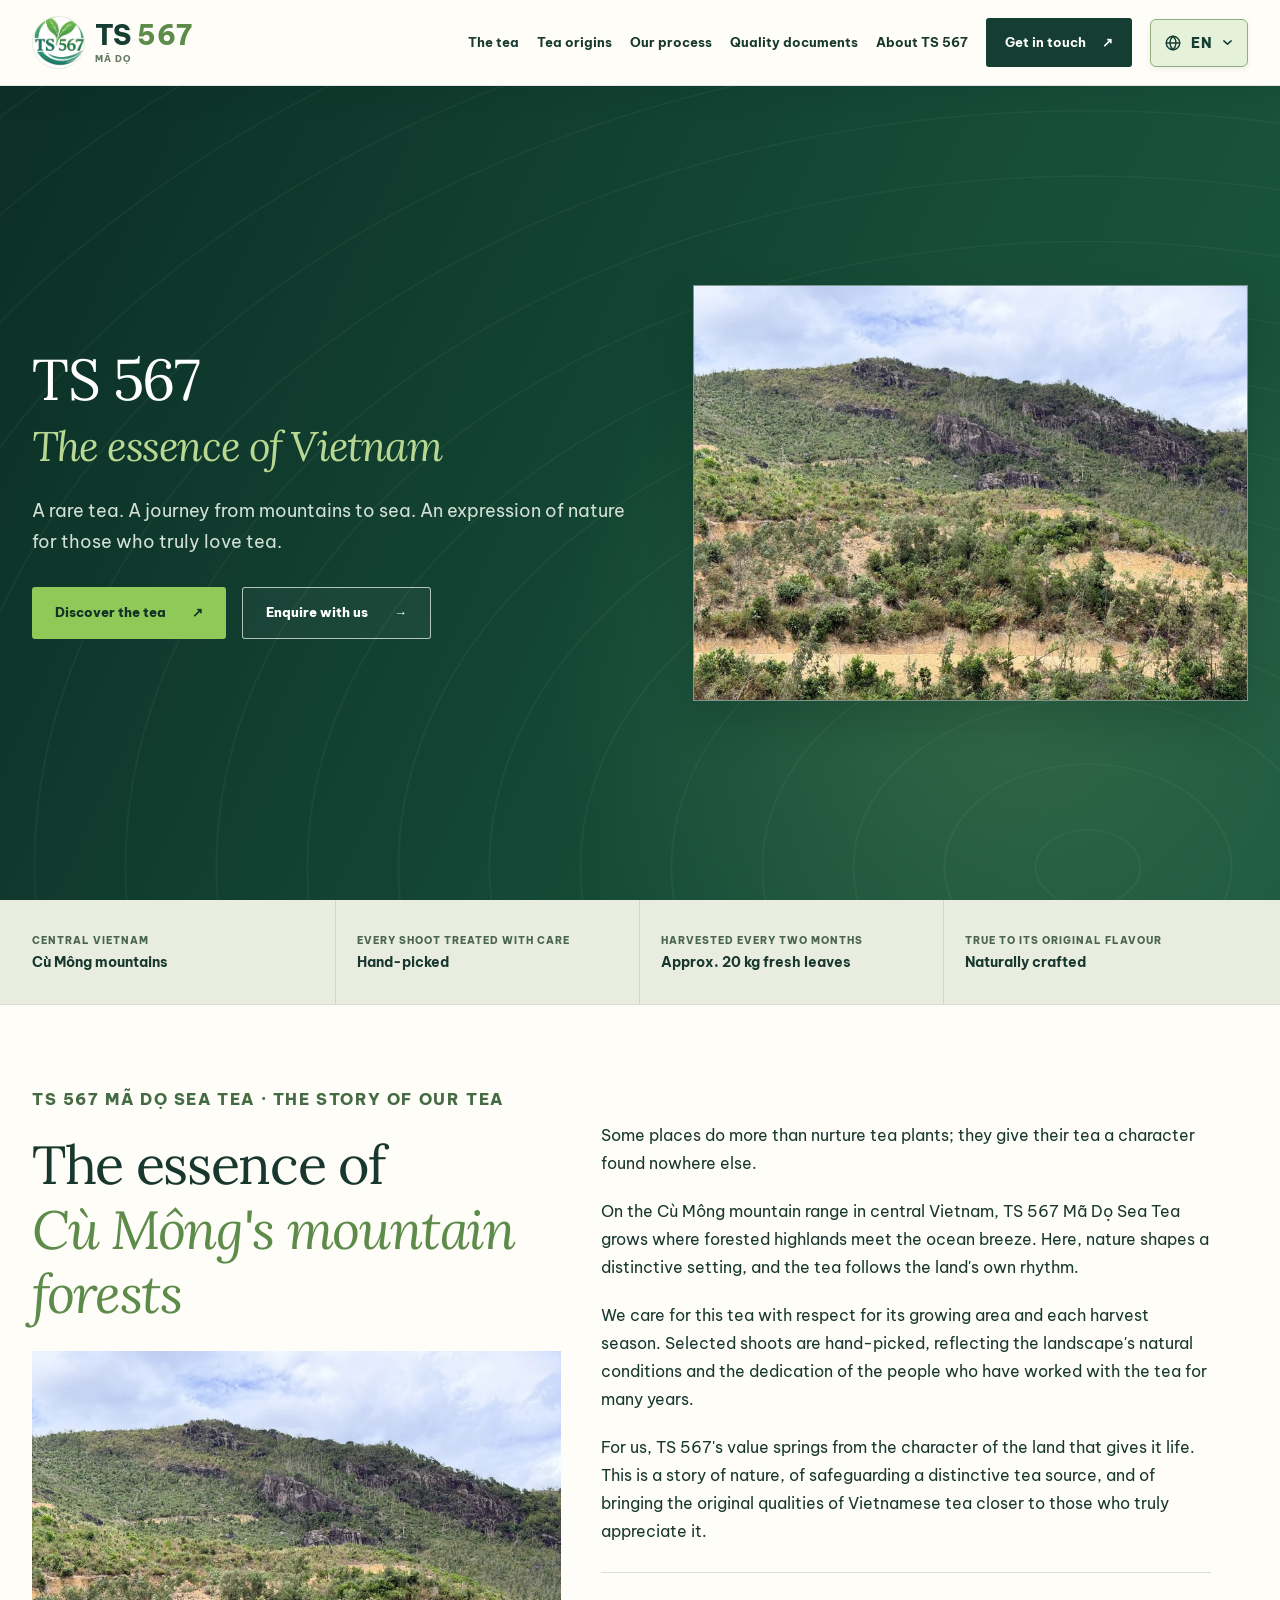
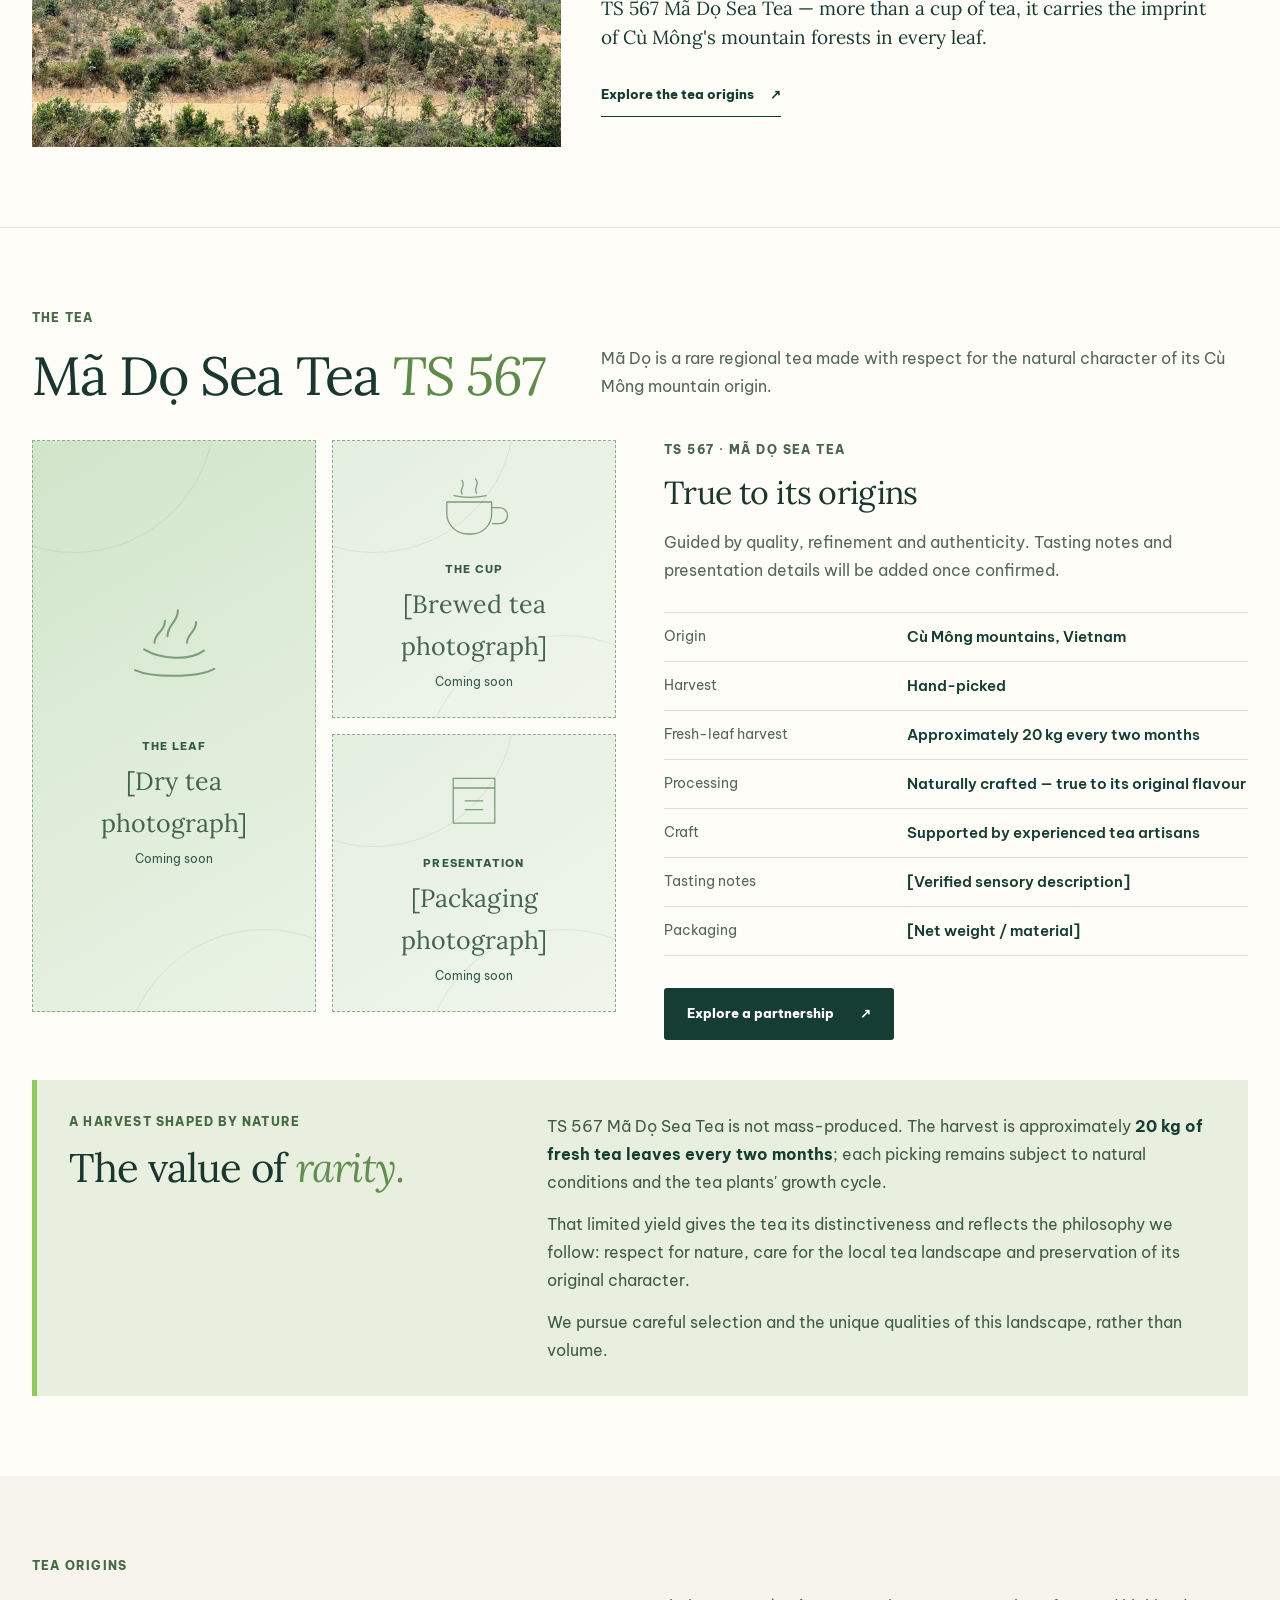
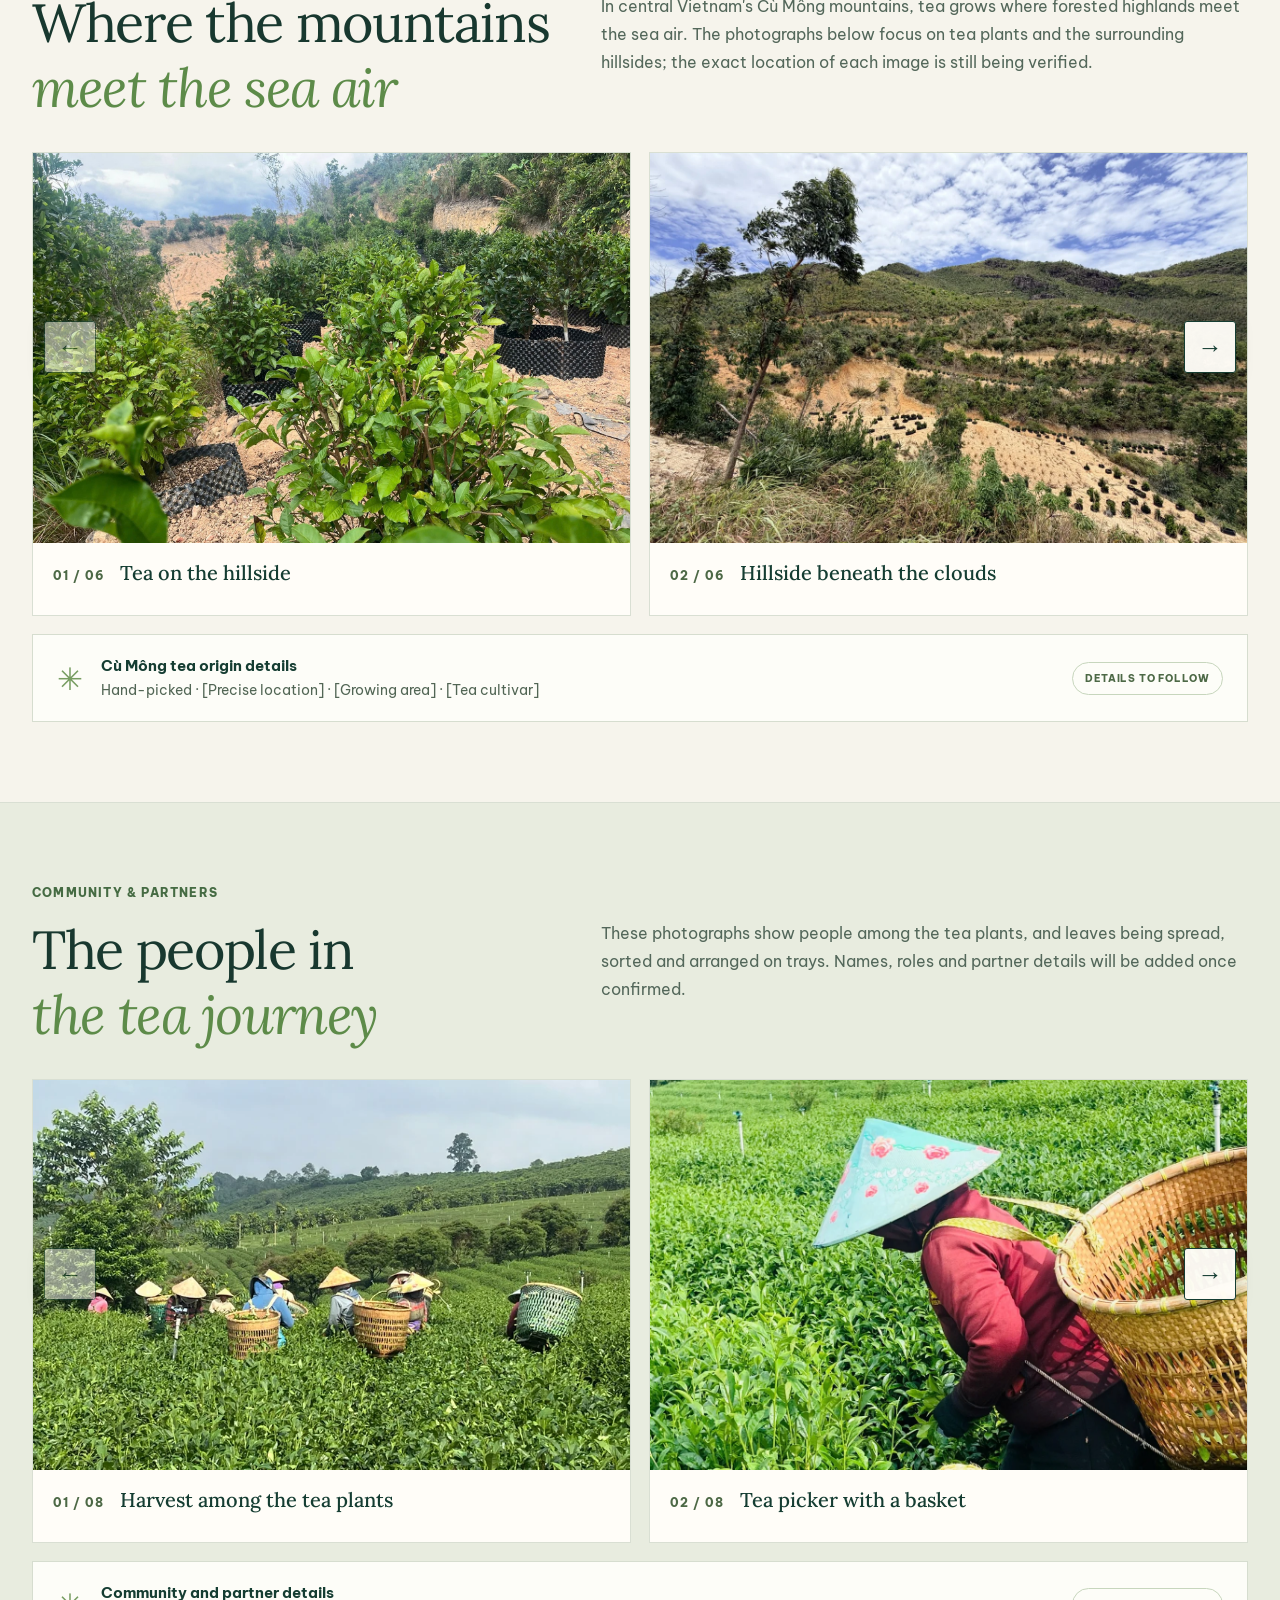
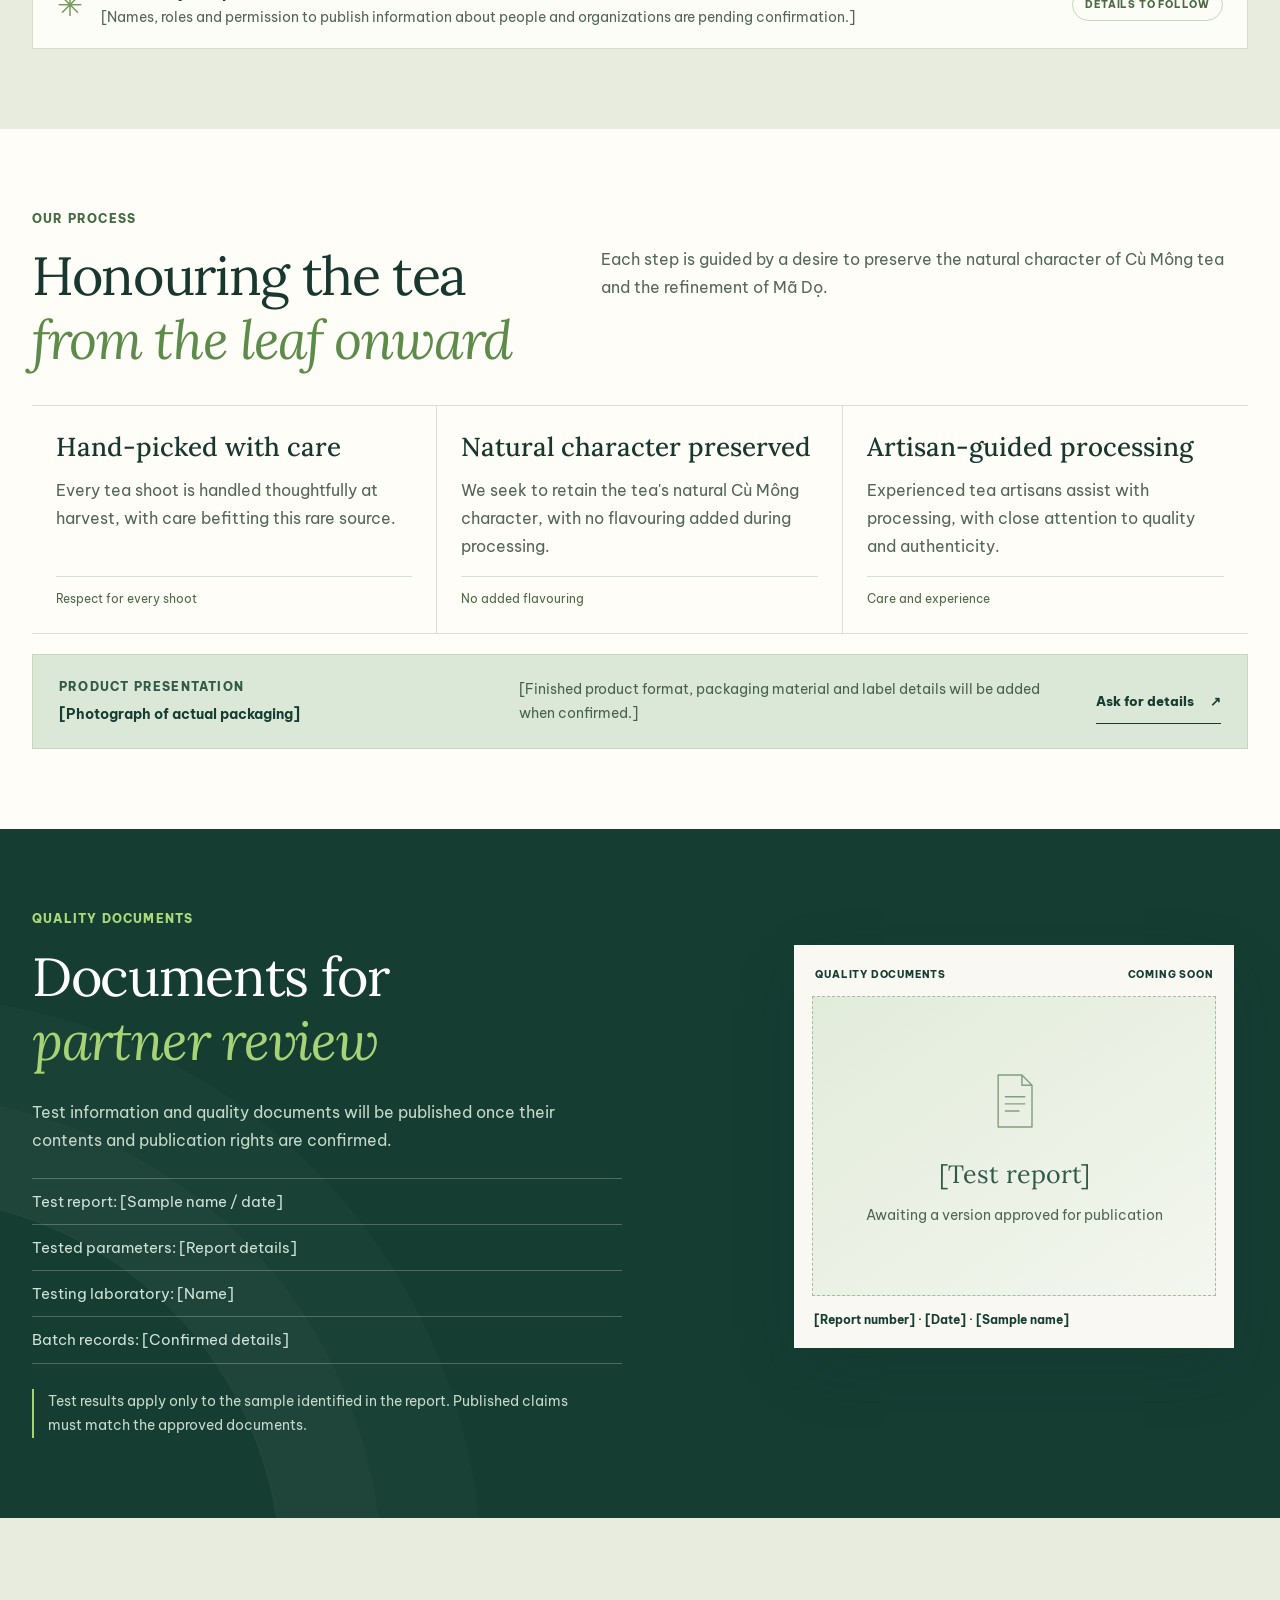
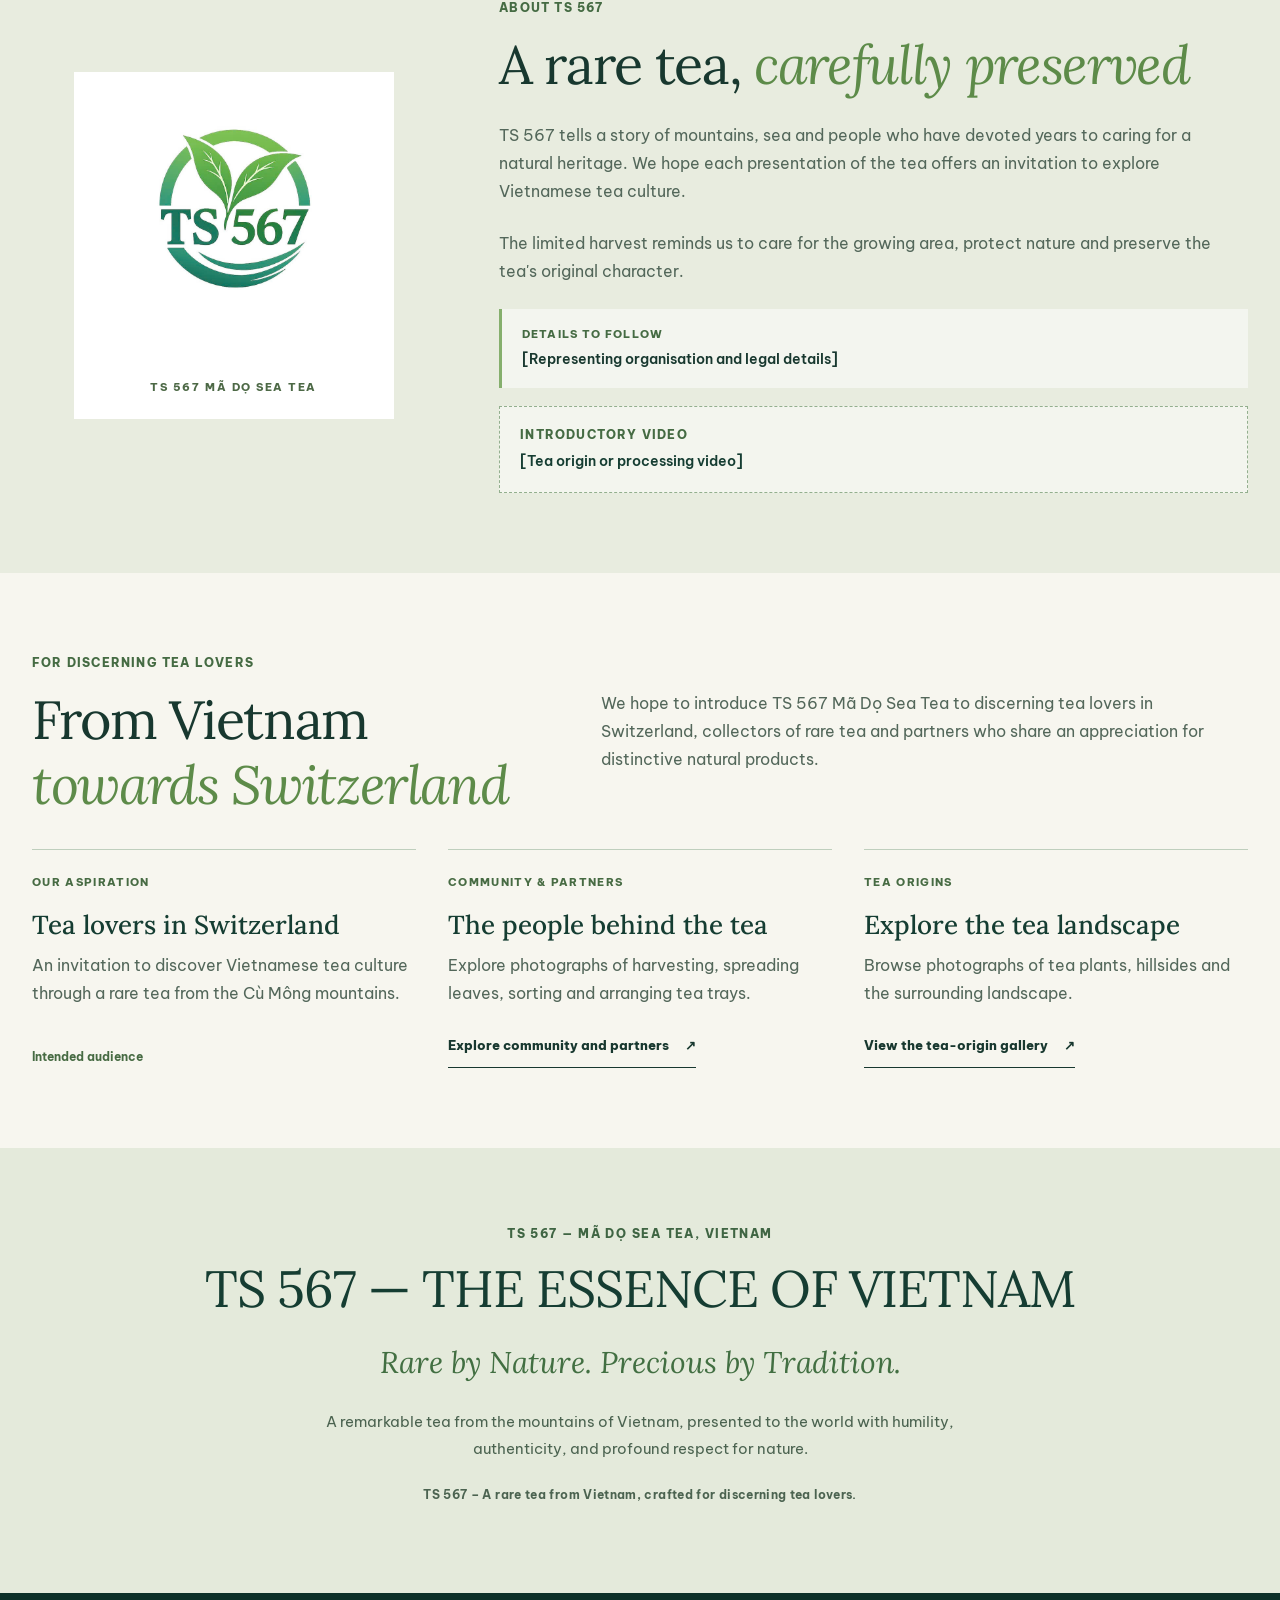
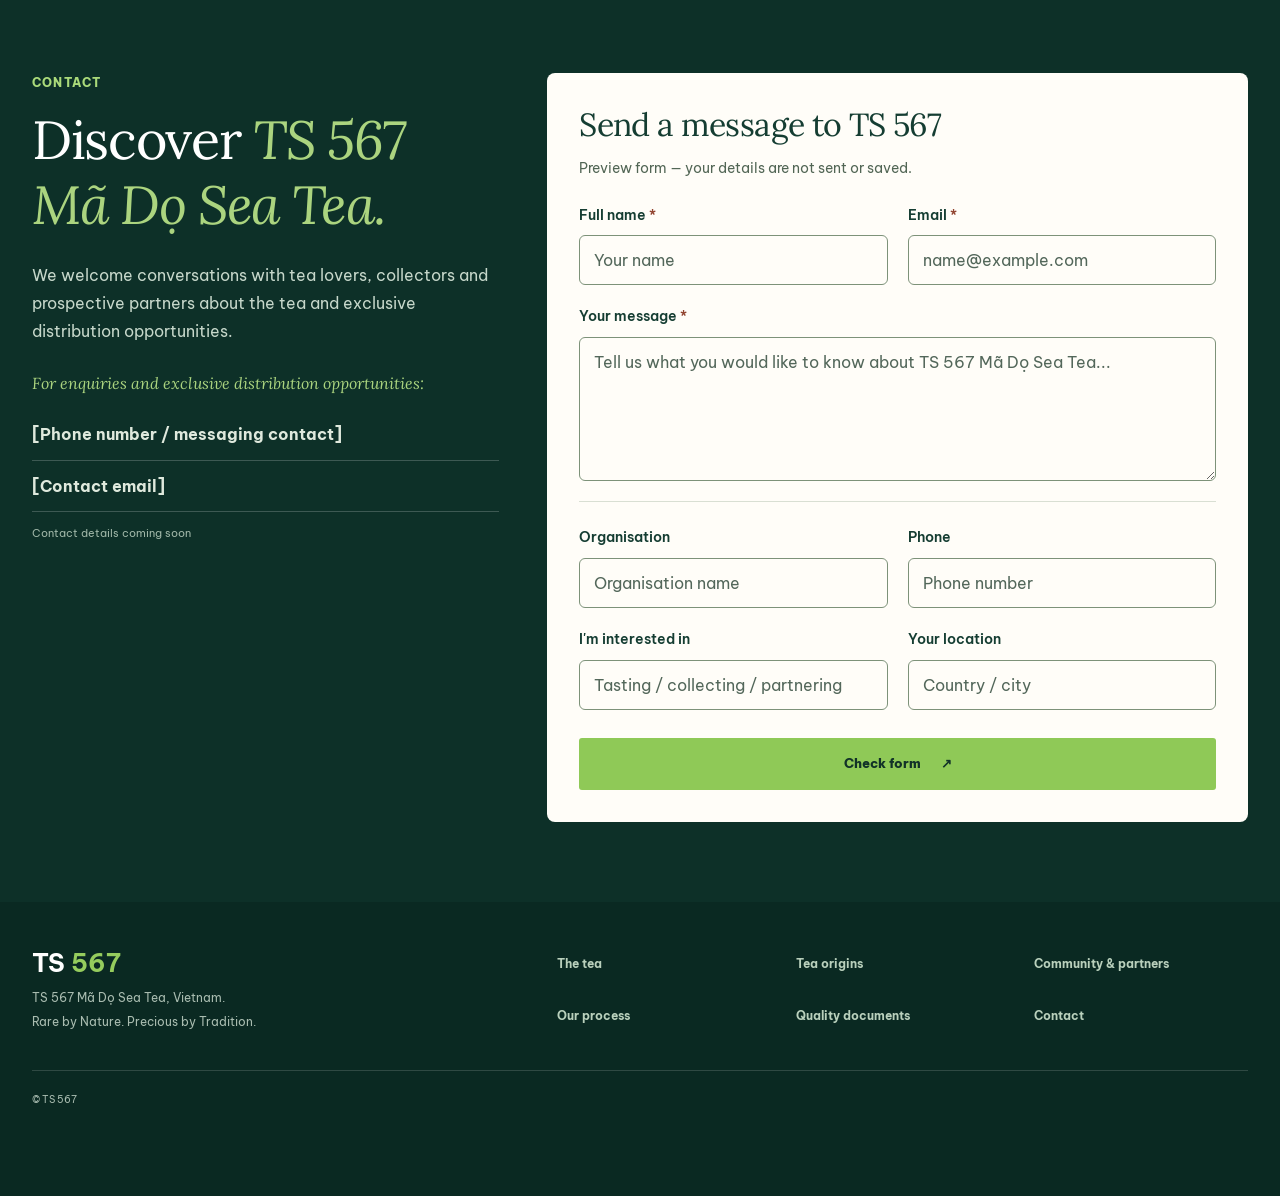
<file: en.html>
<!doctype html>
<html lang="en">
  <head>
    <meta charset="utf-8" />
    <meta name="viewport" content="width=device-width, initial-scale=1" />
    <meta name="theme-color" content="#153d32" />
    <meta name="description" content="TS 567 Mã Dọ tea from Vietnam's Cù Mông mountains. Hand-picked in limited quantities for discerning tea lovers, collectors and prospective partners." />
    <title>TS 567 — Mã Dọ Tea from Vietnam</title>
    <link rel="canonical" href="https://minhquang170405-create.github.io/Fresh-tea-supplier/en.html" />
    <link rel="alternate" hreflang="vi" href="https://minhquang170405-create.github.io/Fresh-tea-supplier/" />
    <link rel="alternate" hreflang="en" href="https://minhquang170405-create.github.io/Fresh-tea-supplier/en.html" />
    <link rel="alternate" hreflang="zh-CN" href="https://minhquang170405-create.github.io/Fresh-tea-supplier/zh-cn.html" />
    <link rel="alternate" hreflang="zh-TW" href="https://minhquang170405-create.github.io/Fresh-tea-supplier/zh-tw.html" />
    <link rel="alternate" hreflang="x-default" href="https://minhquang170405-create.github.io/Fresh-tea-supplier/" />
    <link rel="stylesheet" href="fonts.css" />
    <link rel="stylesheet" href="styles.css?v=20261112a" />
    <script src="script.js?v=20261112a" defer></script>
  </head>
  <body id="top">
    <a class="skip-link" href="#main">Skip to content</a>

    <header class="site-header">
      <div class="nav-shell wrap">
        <a class="brand" href="#top" aria-label="TS 567 — back to top">
          <span class="brand-image"><img src="assets/logo.jpg" alt="TS 567 tea leaf emblem" /></span>
          <span class="brand-copy"><strong>TS <em>567</em></strong><small>MÃ DỌ</small></span>
        </a>
        <nav class="site-nav" id="site-nav" aria-label="Main navigation">
          <a href="#san-pham">The tea</a>
          <a href="#vung-tra">Tea origins</a>
          <a href="#quy-trinh">Our process</a>
          <a href="#thu-nghiem">Quality documents</a>
          <a href="#ve-ts567">About TS 567</a>
          <a class="nav-cta" href="#lien-he">Get in touch <span aria-hidden="true">↗</span></a>
        </nav>
        <details class="language-switcher">
          <summary aria-label="Choose language, current: English"><svg class="language-icon" viewBox="0 0 24 24" fill="none" stroke="currentColor" stroke-width="1.8" stroke-linecap="round" stroke-linejoin="round" aria-hidden="true"><circle cx="12" cy="12" r="9" /><path d="M3 12h18M12 3c2.5 2.4 4 5.7 4 9s-1.5 6.6-4 9c-2.5-2.4-4-5.7-4-9s1.5-6.6 4-9Z" /></svg><span class="language-code">EN</span><svg class="language-chevron" viewBox="0 0 16 16" fill="none" stroke="currentColor" stroke-width="1.8" stroke-linecap="round" stroke-linejoin="round" aria-hidden="true"><path d="m3.5 6 4.5 4 4.5-4" /></svg></summary>
          <div class="language-menu">
            <a href="./" lang="vi">Tiếng Việt</a>
            <a href="en.html" lang="en" aria-current="page">English</a>
            <a href="zh-cn.html" lang="zh-CN">简体中文</a>
            <a href="zh-tw.html" lang="zh-TW">繁體中文（台灣）</a>
          </div>
        </details>
        <button class="menu-toggle" type="button" aria-expanded="false" aria-controls="site-nav" aria-label="Open menu" data-menu-open-label="Open menu" data-menu-close-label="Close menu">
          <span></span><span></span><span></span>
        </button>
      </div>
    </header>

    <main id="main">
      <section class="hero hero-reference" aria-labelledby="hero-title">
        <div class="hero-copy">
          <div class="hero-inner">
            <h1 id="hero-title">TS 567 <span>The essence of Vietnam</span></h1>
            <p class="hero-lead">A rare tea. A journey from mountains to sea. An expression of nature for those who truly love tea.</p>
            <div class="hero-actions">
              <a class="button button-lime" href="#san-pham">Discover the tea <span aria-hidden="true">↗</span></a>
              <a class="button button-ghost" href="#lien-he">Enquire with us <span aria-hidden="true">→</span></a>
            </div>
          </div>
        </div>
        <figure class="hero-media hero-photo">
          <img src="assets/hero/rocky-hillside-1280.webp" srcset="assets/hero/rocky-hillside-800.webp 800w, assets/hero/rocky-hillside-1280.webp 1280w" sizes="(max-width: 560px) calc(100vw - 32px), (max-width: 808px) calc(100vw - 48px), (max-width: 980px) 760px, (max-width: 1304px) calc(47.5vw - 53.2px), 567px" width="1280" height="960" loading="eager" fetchpriority="high" decoding="async" alt="Green hillside with rocky outcrops under a cloudy sky" />
        </figure>
      </section>

      <section class="proof-strip" aria-label="What makes TS 567 Mã Dọ Sea Tea distinctive">
        <div class="wrap proof-grid">
          <div><strong>Cù Mông mountains</strong><small>CENTRAL VIETNAM</small></div>
          <div><strong>Hand-picked</strong><small>EVERY SHOOT TREATED WITH CARE</small></div>
          <div><strong>Approx. 20 kg fresh leaves</strong><small>HARVESTED EVERY TWO MONTHS</small></div>
          <div><strong>Naturally crafted</strong><small>TRUE TO ITS ORIGINAL FLAVOUR</small></div>
        </div>
      </section>

      <section class="section supplier-intro" aria-labelledby="supplier-title"><div class="wrap supplier-intro-grid"><div><p class="eyebrow">TS 567 MÃ DỌ SEA TEA · THE STORY OF OUR TEA</p><h2 id="supplier-title">The essence of<br /><i>Cù Mông's mountain forests</i></h2>
            <figure class="supplier-intro-photo"><img src="assets/hero/rocky-hillside-1280.webp" srcset="assets/hero/rocky-hillside-800.webp 800w, assets/hero/rocky-hillside-1280.webp 1280w" sizes="(max-width: 560px) calc(100vw - 32px), (max-width: 808px) calc(100vw - 48px), (max-width: 980px) 760px, (max-width: 1304px) 45vw, 540px" width="1280" height="960" loading="lazy" decoding="async" alt="Wide view of a green, rocky hillside" /></figure></div><div><p>Some places do more than nurture tea plants; they give their tea a character found nowhere else.</p><p>On the Cù Mông mountain range in central Vietnam, TS 567 Mã Dọ Sea Tea grows where forested highlands meet the ocean breeze. Here, nature shapes a distinctive setting, and the tea follows the land's own rhythm.</p><details class="mobile-disclosure story-more" data-mobile-disclosure open><summary><span class="disclosure-collapsed">Read the full story</span><span class="disclosure-expanded">Show less</span><svg viewBox="0 0 20 20" aria-hidden="true"><path d="m5 7.5 5 5 5-5" /></svg></summary><div class="disclosure-content"><p>We care for this tea with respect for its growing area and each harvest season. Selected shoots are hand-picked, reflecting the landscape's natural conditions and the dedication of the people who have worked with the tea for many years.</p><p>For us, TS 567's value springs from the character of the land that gives it life. This is a story of nature, of safeguarding a distinctive tea source, and of bringing the original qualities of Vietnamese tea closer to those who truly appreciate it.</p><p class="intro-signature">TS 567 Mã Dọ Sea Tea — more than a cup of tea, it carries the imprint of Cù Mông's mountain forests in every leaf.</p></div></details><a class="text-link" href="#vung-tra">Explore the tea origins <span aria-hidden="true">↗</span></a></div></div></section>

      <section class="section product-section" id="san-pham" aria-labelledby="product-title">
        <div class="wrap">
          <div class="section-heading split-heading">
            <div><p class="eyebrow">THE TEA</p><h2 id="product-title">Mã Dọ Sea Tea <i>TS 567</i></h2></div>
            <p>Mã Dọ is a rare regional tea made with respect for the natural character of its Cù Mông mountain origin.</p>
          </div>
          <div class="product-layout">
            
            <div class="product-info">
              <p class="product-kicker">TS 567 · MÃ DỌ SEA TEA</p>
              <h3>True to its origins</h3>
              <p class="product-intro">Guided by quality, refinement and authenticity. Tasting notes and presentation details will be added once confirmed.</p>
              <dl class="spec-list">
                <div><dt>Origin</dt><dd>Cù Mông mountains, Vietnam</dd></div>
                <div><dt>Harvest</dt><dd>Hand-picked</dd></div>
                <div><dt>Fresh-leaf harvest</dt><dd>Approximately 20 kg every two months</dd></div>
                <div><dt>Processing</dt><dd>Naturally crafted — true to its original flavour</dd></div>
                <div><dt>Craft</dt><dd>Supported by experienced tea artisans</dd></div>
                <div><dt>Tasting notes</dt><dd>[Verified sensory description]</dd></div>
                <div><dt>Packaging</dt><dd>[Net weight / material]</dd></div>
              </dl>
              <a class="button button-dark" href="#lien-he">Explore a partnership <span aria-hidden="true">↗</span></a>
            </div>
            <div class="product-visuals" aria-label="Product photographs awaiting publication">
              <div class="placeholder-card placeholder-primary">
                <svg viewBox="0 0 100 100" aria-hidden="true"><path d="M20 67c13 6 48 6 61-1M27 51c13 8 35 9 46 1M43 29c0 9-8 9-8 17m18-25c0 10-8 10-8 20m22-11c0 8-7 9-7 16"/></svg>
                <span>THE LEAF</span><strong>[Dry tea photograph]</strong><small>Coming soon</small>
              </div>
              <div class="placeholder-card">
                <svg viewBox="0 0 100 100" aria-hidden="true"><path d="M16 45h56v15a25 25 0 0 1-25 25h-5a26 26 0 0 1-26-26V45Zm57 7h9a10 10 0 0 1 0 20h-9M25 37c11 3 29 3 40 0M35 18c5 8-4 10 0 17m17-19c6 8-3 10 1 18"/></svg>
                <span>THE CUP</span><strong>[Brewed tea photograph]</strong><small>Coming soon</small>
              </div>
              <div class="placeholder-card">
                <svg viewBox="0 0 100 100" aria-hidden="true"><path d="M24 23h52v56H24zM24 35h52M39 51h22M39 62h22"/></svg>
                <span>PRESENTATION</span><strong>[Packaging photograph]</strong><small>Coming soon</small>
              </div>
            </div>
          </div>
          <div class="rarity-story"><div><p class="eyebrow">A HARVEST SHAPED BY NATURE</p><h3>The value of <i>rarity.</i></h3></div><div><p>TS 567 Mã Dọ Sea Tea is not mass-produced. The harvest is approximately <strong>20 kg of fresh tea leaves every two months</strong>; each picking remains subject to natural conditions and the tea plants' growth cycle.</p><p>That limited yield gives the tea its distinctiveness and reflects the philosophy we follow: respect for nature, care for the local tea landscape and preservation of its original character.</p><p>We pursue careful selection and the unique qualities of this landscape, rather than volume.</p></div></div>
        </div>
      </section>

      <section class="section garden-section" id="vung-tra" aria-labelledby="garden-title">
        <div class="wrap">
          <div class="section-heading split-heading">
            <div><p class="eyebrow">TEA ORIGINS</p><h2 id="garden-title">Where the mountains<br /><i>meet the sea air</i></h2></div>
            <p>In central Vietnam's Cù Mông mountains, tea grows where forested highlands meet the sea air. The photographs below focus on tea plants and the surrounding hillsides; the exact location of each image is still being verified.</p>
          </div>
          <div class="gallery-shell" data-gallery>
            <div class="gallery-controls"><button class="gallery-arrow" type="button" data-gallery-prev aria-label="Previous photo" aria-controls="tea-gallery">←</button><button class="gallery-arrow" type="button" data-gallery-next aria-label="Next photo" aria-controls="tea-gallery">→</button></div>
            <div class="gallery-track" id="tea-gallery" tabindex="0" role="region" aria-label="Tea plants and hillside landscape gallery">
              <figure class="gallery-card"><img src="assets/gallery/01-vuon-tra.jpg" width="1800" height="1350" loading="lazy" decoding="async" alt="Tea plants growing on a hillside" /><figcaption><span>01 / 06</span><strong>Tea on the hillside</strong></figcaption></figure>
              <figure class="gallery-card"><img src="assets/gallery/02-suon-doi.webp" width="1280" height="960" loading="lazy" decoding="async" alt="Planted hillside beneath a cloud-filled sky" /><figcaption><span>02 / 06</span><strong>Hillside beneath the clouds</strong></figcaption></figure>
              <figure class="gallery-card"><img src="assets/gallery/03-vung-doi.webp" width="1280" height="960" loading="lazy" decoding="async" alt="Hillside landscape overlooking a valley" /><figcaption><span>03 / 06</span><strong>View across the hills</strong></figcaption></figure>
              <figure class="gallery-card"><img src="assets/gallery/04-doi-duoi-troi-may.webp" width="1280" height="960" loading="lazy" decoding="async" alt="Green hillsides with a dirt track" /><figcaption><span>04 / 06</span><strong>Green hillsides</strong></figcaption></figure>
              <figure class="gallery-card"><img src="assets/hero/rocky-hillside-1280.webp" srcset="assets/hero/rocky-hillside-800.webp 800w, assets/hero/rocky-hillside-1280.webp 1280w" sizes="(max-width: 560px) calc(100vw - 32px), 50vw" width="1280" height="960" loading="lazy" decoding="async" alt="Green mountain slope with rocky outcrops" /><figcaption><span>05 / 06</span><strong>Rocky hillside</strong></figcaption></figure>
              <figure class="gallery-card"><img src="assets/gallery/06-toan-canh-vung-doi.webp" width="1280" height="960" loading="lazy" decoding="async" alt="Wide view of green hills beneath the clouds" /><figcaption><span>06 / 06</span><strong>Wide hillside view</strong></figcaption></figure>
            </div>
          </div>
          <div class="origin-note"><span class="origin-icon" aria-hidden="true">✳</span><p><strong>Cù Mông tea origin details</strong><br />Hand-picked · [Precise location] · [Growing area] · [Tea cultivar]</p><span class="status-pill">Details to follow</span></div>
        </div>
      </section>

      <section class="section community-section" id="cong-dong" aria-labelledby="community-title">
        <div class="wrap">
          <div class="section-heading split-heading">
            <div><p class="eyebrow">COMMUNITY &amp; PARTNERS</p><h2 id="community-title">The people in<br /><i>the tea journey</i></h2></div>
            <p>These photographs show people among the tea plants, and leaves being spread, sorted and arranged on trays. Names, roles and partner details will be added once confirmed.</p>
          </div>
          <div class="gallery-shell" data-gallery>
            <div class="gallery-controls">
              <button class="gallery-arrow" type="button" data-gallery-prev aria-label="Previous community and partners photo" aria-controls="community-gallery">←</button>
              <button class="gallery-arrow" type="button" data-gallery-next aria-label="Next community and partners photo" aria-controls="community-gallery">→</button>
            </div>
            <div class="gallery-track" id="community-gallery" tabindex="0" role="region" aria-label="People and tea-making activities photo gallery">
              <figure class="gallery-card"><img src="assets/hero/tea-harvest-1600.webp" srcset="assets/hero/tea-harvest-800.webp 800w, assets/hero/tea-harvest-1600.webp 1600w" sizes="(max-width: 560px) calc(100vw - 32px), 50vw" width="1600" height="1200" loading="lazy" decoding="async" alt="Several people wearing hats harvest among rows of tea plants" /><figcaption><span>01 / 08</span><strong>Harvest among the tea plants</strong></figcaption></figure>
              <figure class="gallery-card"><img src="assets/community/02-thu-hai.webp" width="1280" height="990" loading="lazy" decoding="async" alt="A person with a woven basket picking tea leaves" /><figcaption><span>02 / 08</span><strong>Tea picker with a basket</strong></figcaption></figure>
              <figure class="gallery-card"><img src="assets/community/03-gio-tra.webp" width="1280" height="960" loading="lazy" decoding="async" alt="Two people carrying woven baskets among tea plants" /><figcaption><span>03 / 08</span><strong>Baskets among the tea plants</strong></figcaption></figure>
              <figure class="gallery-card"><img src="assets/community/04-nhom-nguoi-vuon-tra.webp" width="1280" height="960" loading="lazy" decoding="async" alt="A group of people standing among tea plants" /><figcaption><span>04 / 08</span><strong>People in the tea garden</strong></figcaption></figure>
              <figure class="gallery-card"><img src="assets/community/05-trai-la.webp" width="1148" height="861" loading="lazy" decoding="async" alt="Two people spreading green tea leaves across mats" /><figcaption><span>05 / 08</span><strong>Leaves spread on mats</strong></figcaption></figure>
              <figure class="gallery-card"><img src="assets/community/06-sang-tre.webp" width="1280" height="960" loading="lazy" decoding="async" alt="Two people handling tea leaves on bamboo trays" /><figcaption><span>06 / 08</span><strong>Sorting leaves in bamboo trays</strong></figcaption></figure>
              <figure class="gallery-card"><img src="assets/community/07-khay-tra.webp" width="1280" height="960" loading="lazy" decoding="async" alt="Stacked bamboo trays holding tea leaves" /><figcaption><span>07 / 08</span><strong>Stacked bamboo tea trays</strong></figcaption></figure>
              <figure class="gallery-card"><img src="assets/community/08-so-che.webp" width="1280" height="960" loading="lazy" decoding="async" alt="Tea leaves spread across mats beneath a covered structure" /><figcaption><span>08 / 08</span><strong>Leaves laid out under cover</strong></figcaption></figure>
            </div>
          </div>
          <div class="origin-note"><span class="origin-icon" aria-hidden="true">✳</span><p><strong>Community and partner details</strong><br />[Names, roles and permission to publish information about people and organizations are pending confirmation.]</p><span class="status-pill">Details to follow</span></div>
        </div>
      </section>

      <section class="section process-section" id="quy-trinh" aria-labelledby="process-title"><div class="wrap"><div class="section-heading split-heading"><div><p class="eyebrow">OUR PROCESS</p><h2 id="process-title">Honouring the tea<br /><i>from the leaf onward</i></h2></div><p>Each step is guided by a desire to preserve the natural character of Cù Mông tea and the refinement of Mã Dọ.</p></div><div class="steps-grid"><article class="step-card"><h3>Hand-picked with care</h3><p>Every tea shoot is handled thoughtfully at harvest, with care befitting this rare source.</p><small>Respect for every shoot</small></article><article class="step-card"><h3>Natural character preserved</h3><p>We seek to retain the tea's natural Cù Mông character, with no flavouring added during processing.</p><small>No added flavouring</small></article><article class="step-card"><h3>Artisan-guided processing</h3><p>Experienced tea artisans assist with processing, with close attention to quality and authenticity.</p><small>Care and experience</small></article></div><div class="packing-note"><div><span>PRODUCT PRESENTATION</span><strong>[Photograph of actual packaging]</strong></div><p>[Finished product format, packaging material and label details will be added when confirmed.]</p><a class="text-link" href="#lien-he">Ask for details <span aria-hidden="true">↗</span></a></div></div></section>

      <section class="section quality-section" id="thu-nghiem" aria-labelledby="quality-title">
        <div class="wrap quality-layout">
          <div class="quality-copy">
            <p class="eyebrow light">QUALITY DOCUMENTS</p>
            <h2 id="quality-title">Documents for <i>partner review</i></h2>
            <p>Test information and quality documents will be published once their contents and publication rights are confirmed.</p>
            <div class="metric-grid">
              <div><span>Test report: [Sample name / date]</span></div>
              <div><span>Tested parameters: [Report details]</span></div>
              <div><span>Testing laboratory: [Name]</span></div>
              <div><span>Batch records: [Confirmed details]</span></div>
            </div>
            <p class="quality-caution">Test results apply only to the sample identified in the report. Published claims must match the approved documents.</p>
          </div>
          <div class="report-card">
            <div class="report-top"><span>QUALITY DOCUMENTS</span><span>COMING SOON</span></div>
            <div class="report-image-placeholder" aria-label="Test report awaiting approval for publication">
              <svg viewBox="0 0 100 100" aria-hidden="true"><path d="M28 14h33l14 14v58H28zM61 14v14h14M38 44h27M38 54h27M38 64h19" /></svg>
              <strong>[Test report]</strong><small>Awaiting a version approved for publication</small>
            </div>
            <div class="report-footer"><strong>[Report number] · [Date] · [Sample name]</strong></div>
          </div>
        </div>
      </section>

      <section class="section about-section" id="ve-ts567" aria-labelledby="about-title">
        <div class="wrap about-layout">
          <div class="about-logo"><img src="assets/logo.jpg" alt="TS 567 logo with two green tea leaves" loading="lazy" /><small>TS 567 MÃ DỌ SEA TEA</small></div>
          <div class="about-copy"><p class="eyebrow">ABOUT TS 567</p><h2 id="about-title">A rare tea, <i>carefully preserved</i></h2><p>TS 567 tells a story of mountains, sea and people who have devoted years to caring for a natural heritage. We hope each presentation of the tea offers an invitation to explore Vietnamese tea culture.</p><p>The limited harvest reminds us to care for the growing area, protect nature and preserve the tea's original character.</p><div class="about-placeholder"><span>DETAILS TO FOLLOW</span><strong>[Representing organisation and legal details]</strong></div><div class="video-placeholder"><span>INTRODUCTORY VIDEO</span><strong>[Tea origin or processing video]</strong></div></div>
        </div>
      </section>

      <section class="section future-section" aria-labelledby="future-title"><div class="wrap"><div class="section-heading split-heading"><div><p class="eyebrow">FOR DISCERNING TEA LOVERS</p><h2 id="future-title">From Vietnam <i>towards Switzerland</i></h2></div><p>We hope to introduce TS 567 Mã Dọ Sea Tea to discerning tea lovers in Switzerland, collectors of rare tea and partners who share an appreciation for distinctive natural products.</p></div><div class="future-grid"><article><span>OUR ASPIRATION</span><h3>Tea lovers in Switzerland</h3><p>An invitation to discover Vietnamese tea culture through a rare tea from the Cù Mông mountains.</p><small>Intended audience</small></article><article><span>COMMUNITY &amp; PARTNERS</span><h3>The people behind the tea</h3><p>Explore photographs of harvesting, spreading leaves, sorting and arranging tea trays.</p><a class="text-link" href="#cong-dong">Explore community and partners <span aria-hidden="true">↗</span></a></article><article><span>TEA ORIGINS</span><h3>Explore the tea landscape</h3><p>Browse photographs of tea plants, hillsides and the surrounding landscape.</p><a class="text-link" href="#vung-tra">View the tea-origin gallery <span aria-hidden="true">↗</span></a></article></div></div></section>

      <section class="english-statement" lang="en" aria-labelledby="english-title"><div class="wrap english-statement-inner"><p class="english-overline">TS 567 — Mã Dọ Sea Tea, Vietnam</p><h2 id="english-title">TS 567 — THE ESSENCE OF VIETNAM</h2><p class="english-tagline">Rare by Nature. Precious by Tradition.</p><p>A remarkable tea from the mountains of Vietnam, presented to the world with humility, authenticity, and profound respect for nature.</p><p class="english-closing">TS 567 – A rare tea from Vietnam, crafted for discerning tea lovers.</p></div></section>


      <section class="contact-section" id="lien-he" aria-labelledby="contact-title">
        <div class="wrap contact-layout">
          <div class="contact-copy"><p class="eyebrow light">CONTACT</p><h2 id="contact-title">Discover <i>TS 567 Mã Dọ Sea Tea.</i></h2><p>We welcome conversations with tea lovers, collectors and prospective partners about the tea and exclusive distribution opportunities.</p><p class="contact-english" lang="en">For enquiries and exclusive distribution opportunities:</p><div class="contact-placeholder"><span>[Phone number / messaging contact]</span><span>[Contact email]</span><small>Contact details coming soon</small></div></div>
          <div id="quote-form" class="quote-form" role="group" aria-labelledby="quote-title" aria-describedby="quote-note" data-invalid-message="Please check the highlighted fields." data-preview-message="The form is valid, but this is a preview. Your information has not been sent or saved.">
            <h3 id="quote-title">Send a message to TS 567</h3><p id="quote-note">Preview form — your details are not sent or saved.</p>
            <div class="form-row"><div class="form-field"><label for="enquiry-name">Full name <span>*</span></label><input id="enquiry-name" name="name" autocomplete="name" aria-describedby="name-error" data-required-message="Please complete this field." required placeholder="Your name" /><p class="field-error" id="name-error" hidden></p></div><div class="form-field"><label for="enquiry-email">Email <span>*</span></label><input id="enquiry-email" name="email" type="email" inputmode="email" autocapitalize="none" spellcheck="false" autocomplete="email" aria-describedby="email-error" data-required-message="Please complete this field." data-invalid-message="Please enter a valid email address." required placeholder="name@example.com" /><p class="field-error" id="email-error" hidden></p></div></div>
            <div class="form-field"><label for="enquiry-message">Your message <span>*</span></label><textarea id="enquiry-message" name="message" rows="4" aria-describedby="message-error" data-required-message="Please complete this field." required placeholder="Tell us what you would like to know about TS 567 Mã Dọ Sea Tea..."></textarea><p class="field-error" id="message-error" hidden></p></div>
            <details class="mobile-disclosure form-extra" data-mobile-disclosure open><summary><span class="disclosure-collapsed">Add details (optional)</span><span class="disclosure-expanded">Additional details</span><svg viewBox="0 0 20 20" aria-hidden="true"><path d="m5 7.5 5 5 5-5" /></svg></summary><div class="disclosure-content">
              <div class="form-row"><div class="form-field"><label for="enquiry-company">Organisation</label><input id="enquiry-company" name="company" autocomplete="organization" placeholder="Organisation name" /></div><div class="form-field"><label for="enquiry-phone">Phone</label><input id="enquiry-phone" name="phone" type="tel" inputmode="tel" autocomplete="tel" placeholder="Phone number" /></div></div>
              <div class="form-row"><div class="form-field"><label for="enquiry-interest">I'm interested in</label><input id="enquiry-interest" name="interest" placeholder="Tasting / collecting / partnering" /></div><div class="form-field"><label for="enquiry-destination">Your location</label><input id="enquiry-destination" name="destination" placeholder="Country / city" /></div></div>
            </div></details>
            <button class="button button-lime form-submit" type="button">Check form <span aria-hidden="true">↗</span></button>
            <p class="form-status" id="form-status" role="status" aria-live="polite"></p>
          </div>
        </div>
      </section>
    </main>

    <footer class="site-footer"><div class="wrap footer-layout"><div><strong>TS <span>567</span></strong><p>TS 567 Mã Dọ Sea Tea, Vietnam.</p><p lang="en">Rare by Nature. Precious by Tradition.</p></div><div><a href="#san-pham">The tea</a><a href="#vung-tra">Tea origins</a><a href="#cong-dong">Community & partners</a><a href="#quy-trinh">Our process</a><a href="#thu-nghiem">Quality documents</a><a href="#lien-he">Contact</a></div><small>© TS 567</small></div></footer>

    <a class="back-to-top" hidden href="#top" aria-label="Back to top" title="Back to top"><svg viewBox="0 0 24 24" aria-hidden="true" focusable="false"><path d="M12 19V5M5 12l7-7 7 7" /></svg></a>

  </body>
</html>
</file>
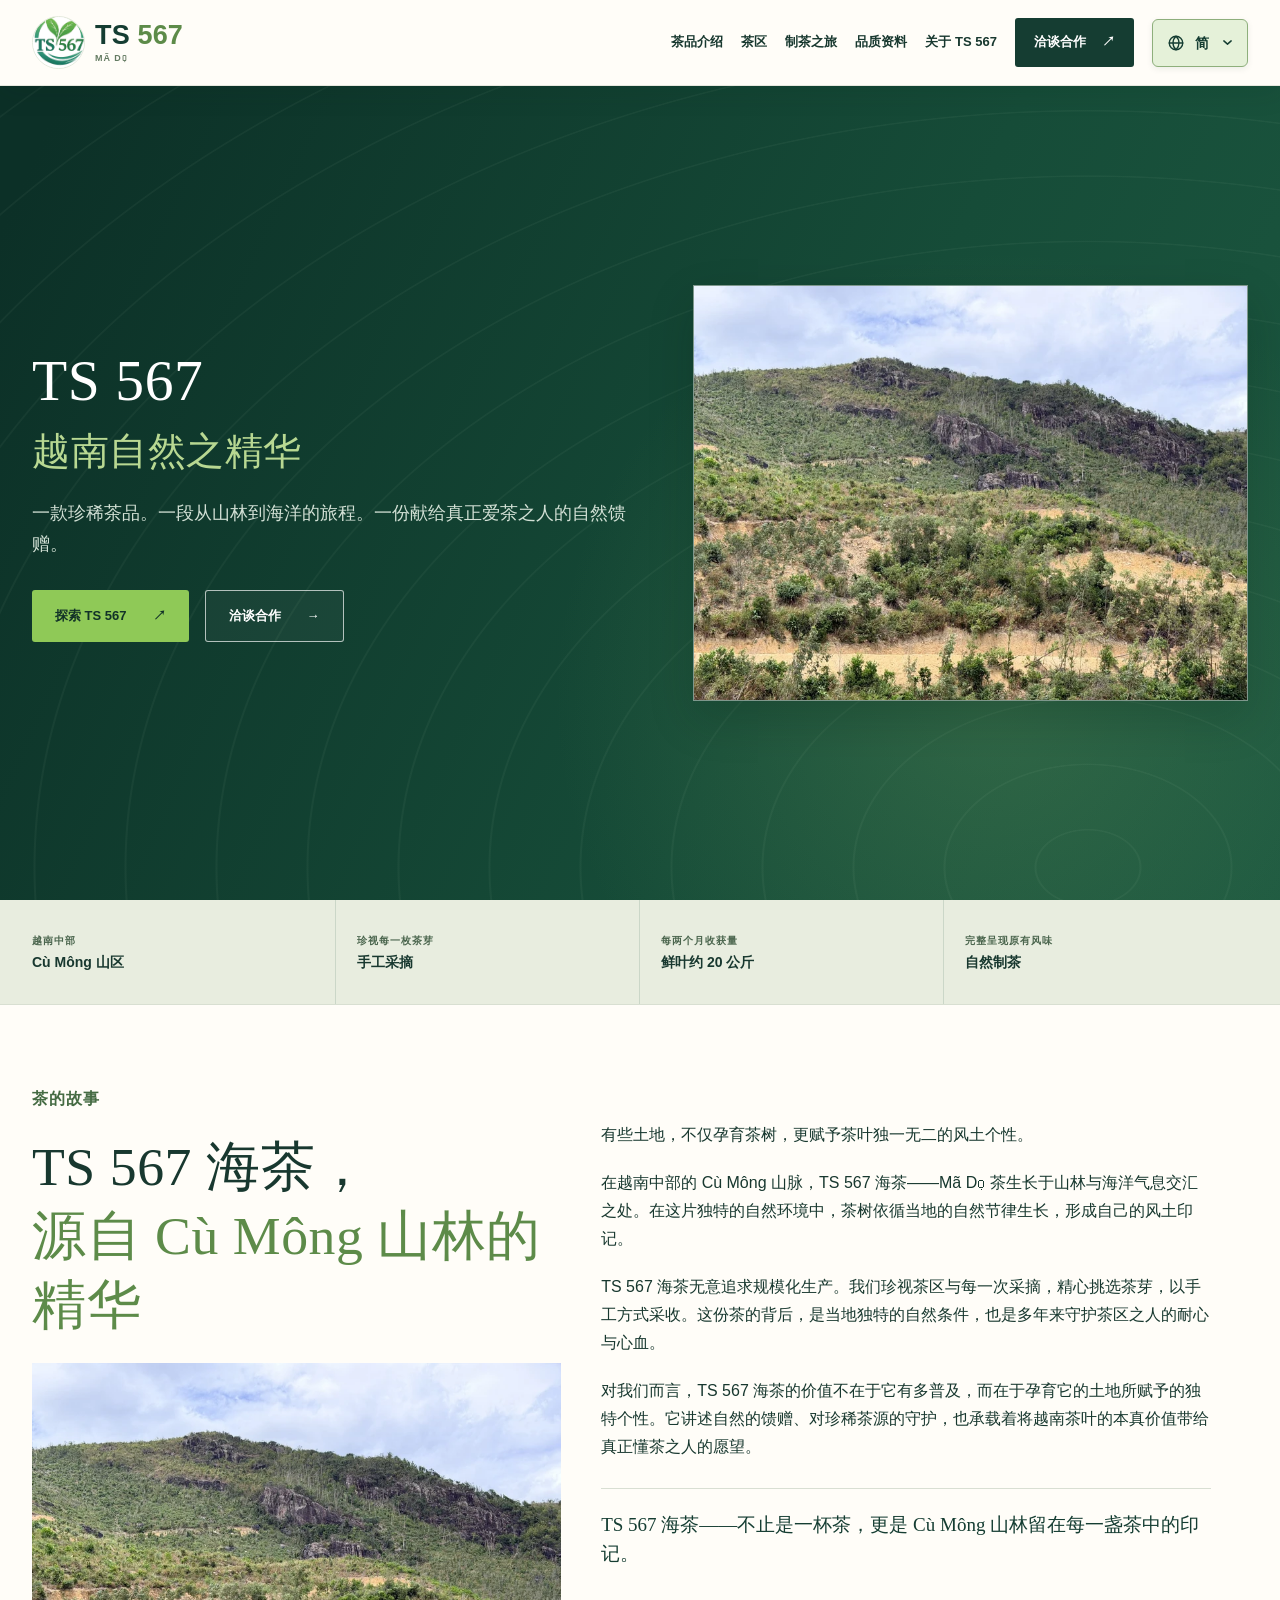
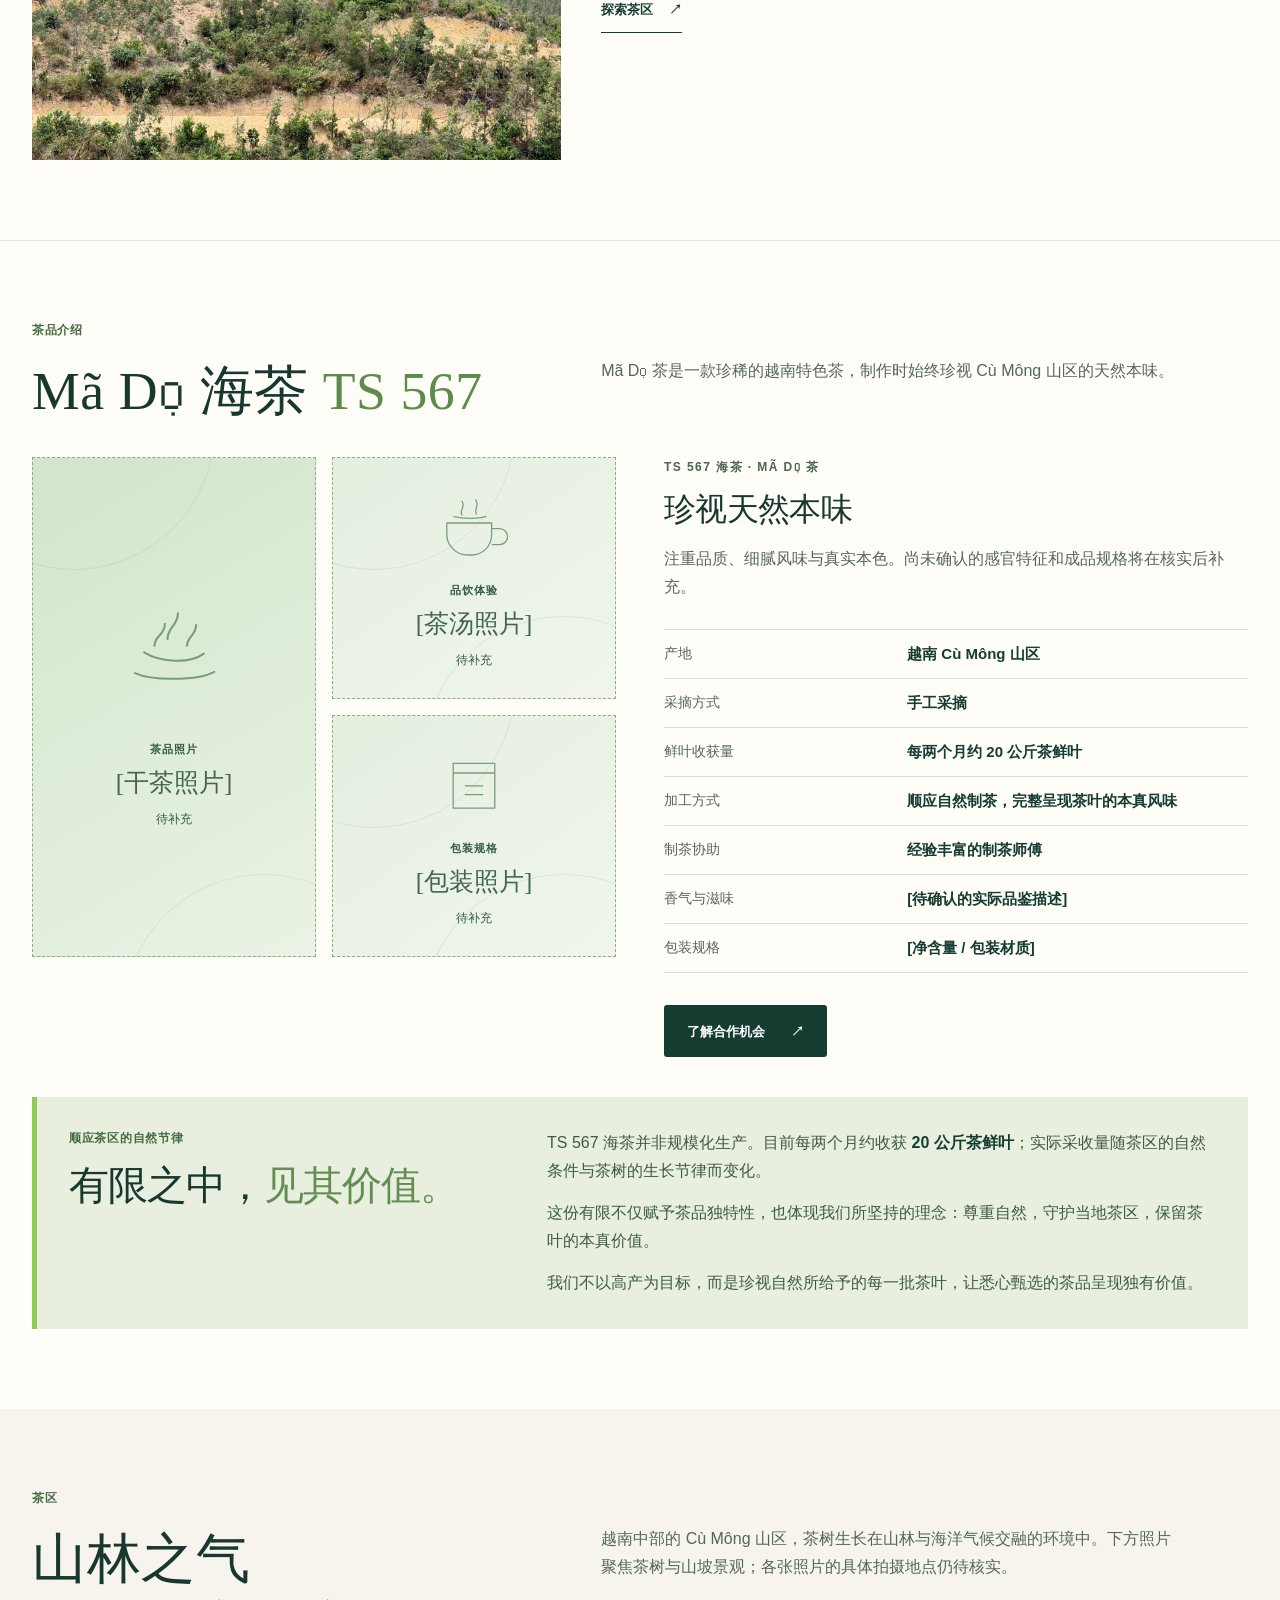
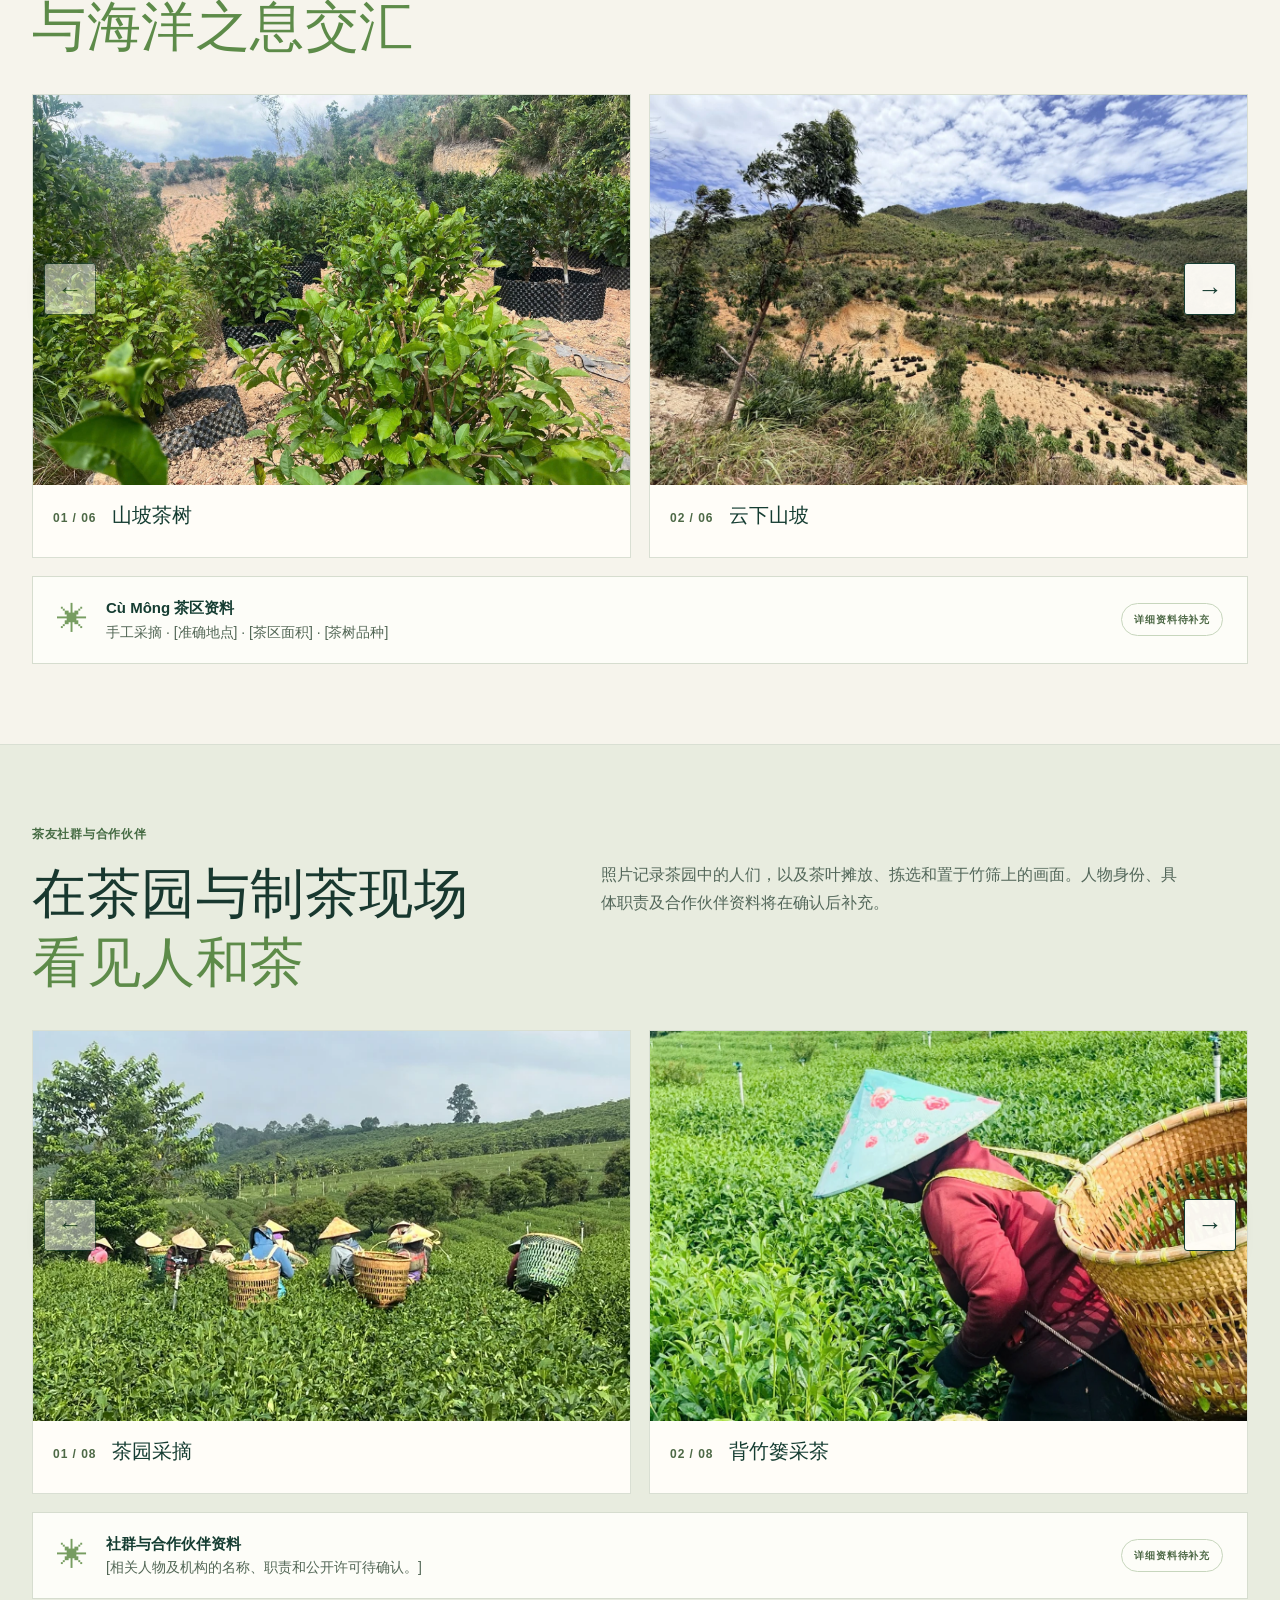
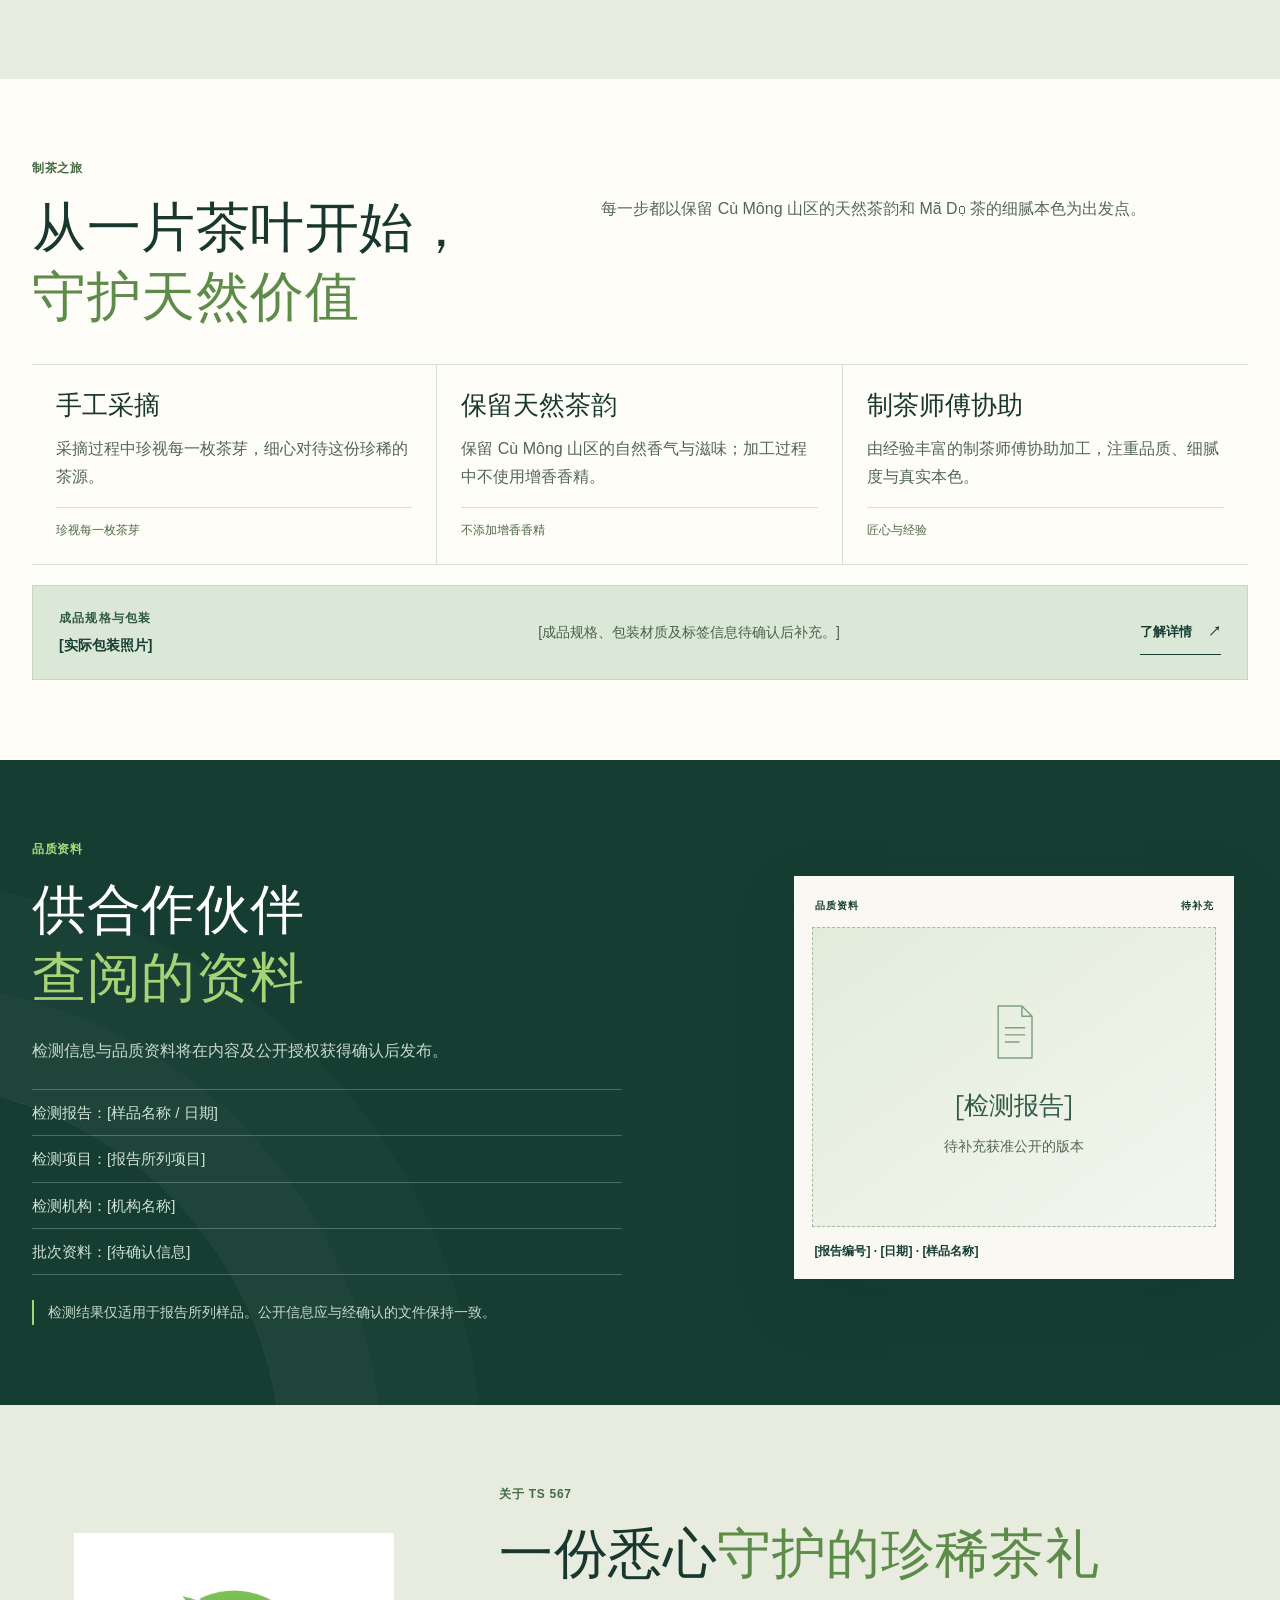
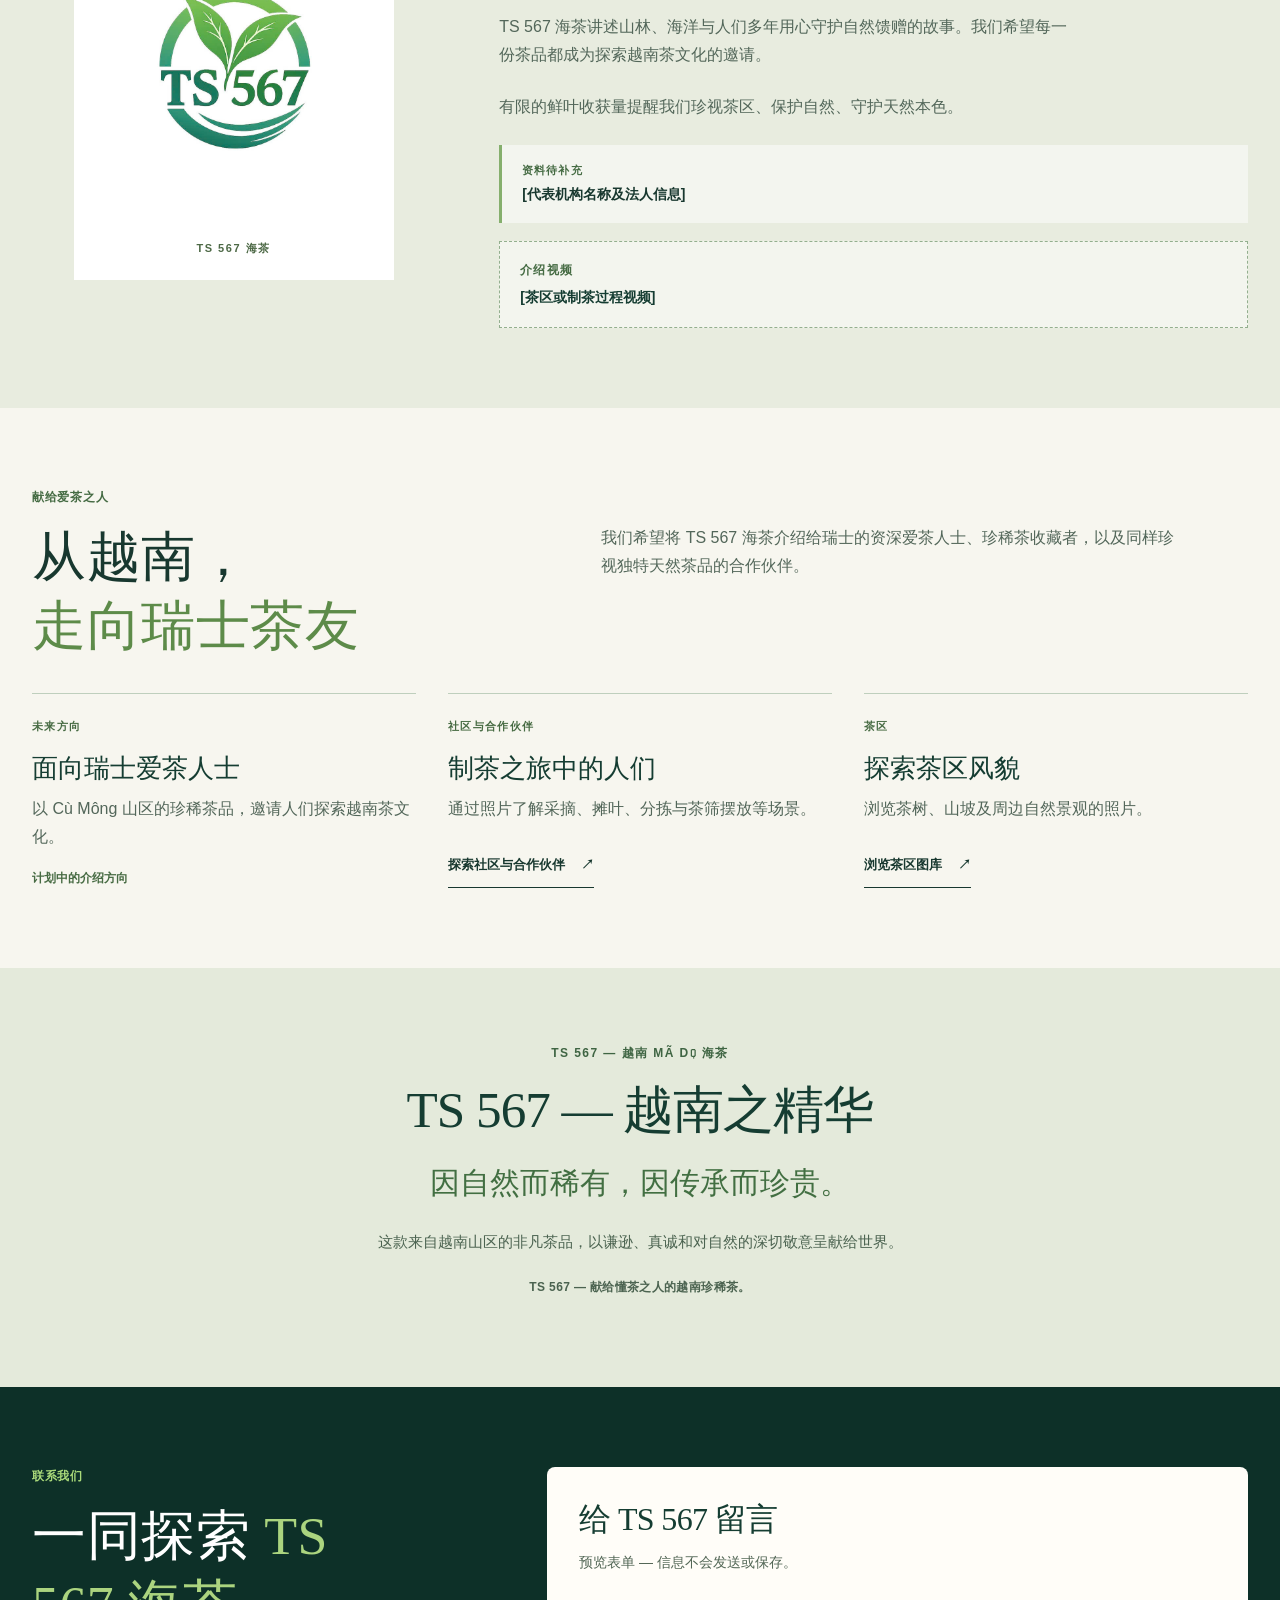
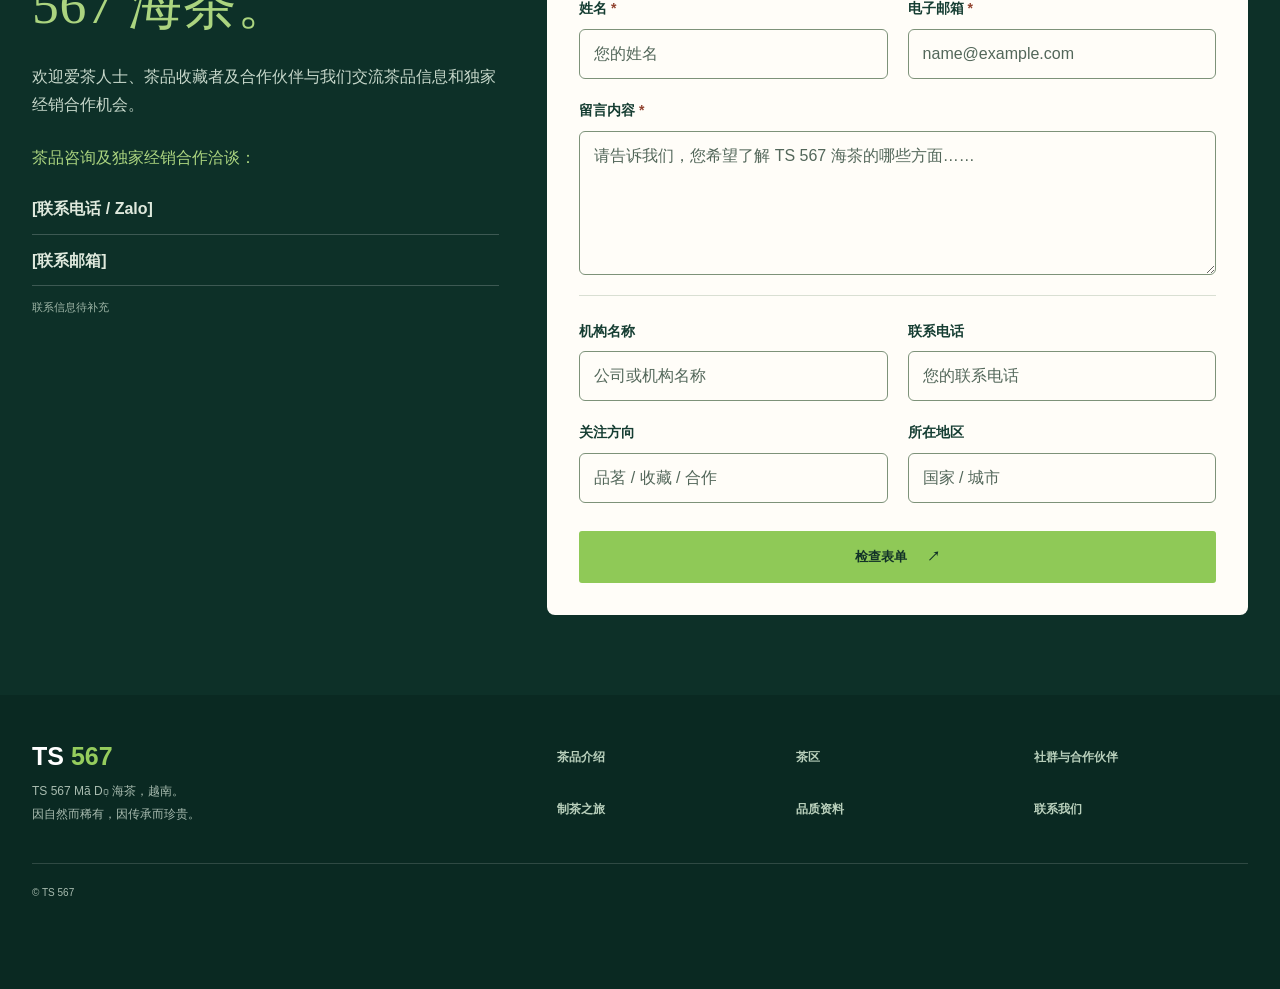
<file: zh-cn.html>
<!doctype html>
<html lang="zh-CN">
  <head>
    <meta charset="utf-8" />
    <meta name="viewport" content="width=device-width, initial-scale=1" />
    <meta name="theme-color" content="#153d32" />
    <meta name="description" content="TS 567 Mã Dọ 茶，源自越南中部 Cù Mông 山区。手工采摘，每两个月约收获 20 公斤茶鲜叶，献给珍视天然本味的爱茶人士与合作伙伴。" />
    <title>TS 567 — 越南 Cù Mông 山区珍稀茶</title>
    <link rel="canonical" href="https://minhquang170405-create.github.io/Fresh-tea-supplier/zh-cn.html" />
    <link rel="alternate" hreflang="vi" href="https://minhquang170405-create.github.io/Fresh-tea-supplier/" />
    <link rel="alternate" hreflang="en" href="https://minhquang170405-create.github.io/Fresh-tea-supplier/en.html" />
    <link rel="alternate" hreflang="zh-CN" href="https://minhquang170405-create.github.io/Fresh-tea-supplier/zh-cn.html" />
    <link rel="alternate" hreflang="zh-TW" href="https://minhquang170405-create.github.io/Fresh-tea-supplier/zh-tw.html" />
    <link rel="alternate" hreflang="x-default" href="https://minhquang170405-create.github.io/Fresh-tea-supplier/" />
    <link rel="stylesheet" href="fonts.css" />
    <link rel="stylesheet" href="styles.css?v=20261112a" />
    <script src="script.js?v=20261112a" defer></script>
  </head>
  <body id="top">
    <a class="skip-link" href="#main">跳过导航，转到正文</a>

    <header class="site-header">
      <div class="nav-shell wrap">
        <a class="brand" href="#top" aria-label="TS 567 — 返回页首">
          <span class="brand-image"><img src="assets/logo.jpg" alt="TS 567 茶叶标志" /></span>
          <span class="brand-copy"><strong>TS <em>567</em></strong><small>MÃ DỌ</small></span>
        </a>
        <nav class="site-nav" id="site-nav" aria-label="主导航">
          <a href="#san-pham">茶品介绍</a>
          <a href="#vung-tra">茶区</a>
          <a href="#quy-trinh">制茶之旅</a>
          <a href="#thu-nghiem">品质资料</a>
          <a href="#ve-ts567">关于 TS 567</a>
          <a class="nav-cta" href="#lien-he">洽谈合作 <span aria-hidden="true">↗</span></a>
        </nav>
        <details class="language-switcher">
          <summary aria-label="选择语言，当前：简体中文"><svg class="language-icon" viewBox="0 0 24 24" fill="none" stroke="currentColor" stroke-width="1.8" stroke-linecap="round" stroke-linejoin="round" aria-hidden="true"><circle cx="12" cy="12" r="9" /><path d="M3 12h18M12 3c2.5 2.4 4 5.7 4 9s-1.5 6.6-4 9c-2.5-2.4-4-5.7-4-9s1.5-6.6 4-9Z" /></svg><span class="language-code">简</span><svg class="language-chevron" viewBox="0 0 16 16" fill="none" stroke="currentColor" stroke-width="1.8" stroke-linecap="round" stroke-linejoin="round" aria-hidden="true"><path d="m3.5 6 4.5 4 4.5-4" /></svg></summary>
          <div class="language-menu">
            <a href="./" lang="vi">Tiếng Việt</a>
            <a href="en.html" lang="en">English</a>
            <a href="zh-cn.html" lang="zh-CN" aria-current="page">简体中文</a>
            <a href="zh-tw.html" lang="zh-TW">繁體中文（台灣）</a>
          </div>
        </details>
        <button class="menu-toggle" type="button" aria-expanded="false" aria-controls="site-nav" aria-label="打开菜单" data-menu-open-label="打开菜单" data-menu-close-label="关闭菜单">
          <span></span><span></span><span></span>
        </button>
      </div>
    </header>

    <main id="main">
      <section class="hero hero-reference" aria-labelledby="hero-title">
        <div class="hero-copy">
          <div class="hero-inner">
            <h1 id="hero-title">TS 567 <span>越南自然之精华</span></h1>
            <p class="hero-lead">一款珍稀茶品。一段从山林到海洋的旅程。一份献给真正爱茶之人的自然馈赠。</p>
            <div class="hero-actions">
              <a class="button button-lime" href="#san-pham">探索 TS 567 <span aria-hidden="true">↗</span></a>
              <a class="button button-ghost" href="#lien-he">洽谈合作 <span aria-hidden="true">→</span></a>
            </div>
          </div>
        </div>
        <figure class="hero-media hero-photo">
          <img src="assets/hero/rocky-hillside-1280.webp" srcset="assets/hero/rocky-hillside-800.webp 800w, assets/hero/rocky-hillside-1280.webp 1280w" sizes="(max-width: 560px) calc(100vw - 32px), (max-width: 808px) calc(100vw - 48px), (max-width: 980px) 760px, (max-width: 1304px) calc(47.5vw - 53.2px), 567px" width="1280" height="960" loading="eager" fetchpriority="high" decoding="async" alt="多云天空下布满岩石的绿色山坡" />
        </figure>
      </section>

      <section class="proof-strip" aria-label="TS 567 海茶的特色">
        <div class="wrap proof-grid">
          <div><strong>Cù Mông 山区</strong><small>越南中部</small></div>
          <div><strong>手工采摘</strong><small>珍视每一枚茶芽</small></div>
          <div><strong>鲜叶约 20 公斤</strong><small>每两个月收获量</small></div>
          <div><strong>自然制茶</strong><small>完整呈现原有风味</small></div>
        </div>
      </section>

      <section class="section supplier-intro" aria-labelledby="supplier-title"><div class="wrap supplier-intro-grid"><div><p class="eyebrow">茶的故事</p><h2 id="supplier-title">TS 567 海茶，<br /><i>源自 Cù Mông 山林的精华</i></h2>
            <figure class="supplier-intro-photo"><img src="assets/hero/rocky-hillside-1280.webp" srcset="assets/hero/rocky-hillside-800.webp 800w, assets/hero/rocky-hillside-1280.webp 1280w" sizes="(max-width: 560px) calc(100vw - 32px), (max-width: 808px) calc(100vw - 48px), (max-width: 980px) 760px, (max-width: 1304px) 45vw, 540px" width="1280" height="960" loading="lazy" decoding="async" alt="绿色山坡与岩石的全景" /></figure></div><div><p>有些土地，不仅孕育茶树，更赋予茶叶独一无二的风土个性。</p><p>在越南中部的 Cù Mông 山脉，TS 567 海茶——Mã Dọ 茶生长于山林与海洋气息交汇之处。在这片独特的自然环境中，茶树依循当地的自然节律生长，形成自己的风土印记。</p><details class="mobile-disclosure story-more" data-mobile-disclosure open><summary><span class="disclosure-collapsed">阅读全文</span><span class="disclosure-expanded">收起故事</span><svg viewBox="0 0 20 20" aria-hidden="true"><path d="m5 7.5 5 5 5-5" /></svg></summary><div class="disclosure-content"><p>TS 567 海茶无意追求规模化生产。我们珍视茶区与每一次采摘，精心挑选茶芽，以手工方式采收。这份茶的背后，是当地独特的自然条件，也是多年来守护茶区之人的耐心与心血。</p><p>对我们而言，TS 567 海茶的价值不在于它有多普及，而在于孕育它的土地所赋予的独特个性。它讲述自然的馈赠、对珍稀茶源的守护，也承载着将越南茶叶的本真价值带给真正懂茶之人的愿望。</p><p class="intro-signature">TS 567 海茶——不止是一杯茶，更是 Cù Mông 山林留在每一盏茶中的印记。</p></div></details><a class="text-link" href="#vung-tra">探索茶区 <span aria-hidden="true">↗</span></a></div></div></section>

      <section class="section product-section" id="san-pham" aria-labelledby="product-title">
        <div class="wrap">
          <div class="section-heading split-heading">
            <div><p class="eyebrow">茶品介绍</p><h2 id="product-title">Mã Dọ 海茶 <i>TS 567</i></h2></div>
            <p>Mã Dọ 茶是一款珍稀的越南特色茶，制作时始终珍视 Cù Mông 山区的天然本味。</p>
          </div>
          <div class="product-layout">
            
            <div class="product-info">
              <p class="product-kicker">TS 567 海茶 · MÃ DỌ 茶</p>
              <h3>珍视天然本味</h3>
              <p class="product-intro">注重品质、细腻风味与真实本色。尚未确认的感官特征和成品规格将在核实后补充。</p>
              <dl class="spec-list">
                <div><dt>产地</dt><dd>越南 Cù Mông 山区</dd></div>
                <div><dt>采摘方式</dt><dd>手工采摘</dd></div>
                <div><dt>鲜叶收获量</dt><dd>每两个月约 20 公斤茶鲜叶</dd></div>
                <div><dt>加工方式</dt><dd>顺应自然制茶，完整呈现茶叶的本真风味</dd></div>
                <div><dt>制茶协助</dt><dd>经验丰富的制茶师傅</dd></div>
                <div><dt>香气与滋味</dt><dd>[待确认的实际品鉴描述]</dd></div>
                <div><dt>包装规格</dt><dd>[净含量 / 包装材质]</dd></div>
              </dl>
              <a class="button button-dark" href="#lien-he">了解合作机会 <span aria-hidden="true">↗</span></a>
            </div>
            <div class="product-visuals" aria-label="产品照片待补充">
              <div class="placeholder-card placeholder-primary">
                <svg viewBox="0 0 100 100" aria-hidden="true"><path d="M20 67c13 6 48 6 61-1M27 51c13 8 35 9 46 1M43 29c0 9-8 9-8 17m18-25c0 10-8 10-8 20m22-11c0 8-7 9-7 16"/></svg>
                <span>茶品照片</span><strong>[干茶照片]</strong><small>待补充</small>
              </div>
              <div class="placeholder-card">
                <svg viewBox="0 0 100 100" aria-hidden="true"><path d="M16 45h56v15a25 25 0 0 1-25 25h-5a26 26 0 0 1-26-26V45Zm57 7h9a10 10 0 0 1 0 20h-9M25 37c11 3 29 3 40 0M35 18c5 8-4 10 0 17m17-19c6 8-3 10 1 18"/></svg>
                <span>品饮体验</span><strong>[茶汤照片]</strong><small>待补充</small>
              </div>
              <div class="placeholder-card">
                <svg viewBox="0 0 100 100" aria-hidden="true"><path d="M24 23h52v56H24zM24 35h52M39 51h22M39 62h22"/></svg>
                <span>包装规格</span><strong>[包装照片]</strong><small>待补充</small>
              </div>
            </div>
          </div>
          <div class="rarity-story"><div><p class="eyebrow">顺应茶区的自然节律</p><h3>有限之中，<i>见其价值。</i></h3></div><div><p>TS 567 海茶并非规模化生产。目前每两个月约收获 <strong>20 公斤茶鲜叶</strong>；实际采收量随茶区的自然条件与茶树的生长节律而变化。</p><p>这份有限不仅赋予茶品独特性，也体现我们所坚持的理念：尊重自然，守护当地茶区，保留茶叶的本真价值。</p><p>我们不以高产为目标，而是珍视自然所给予的每一批茶叶，让悉心甄选的茶品呈现独有价值。</p></div></div>
        </div>
      </section>

      <section class="section garden-section" id="vung-tra" aria-labelledby="garden-title">
        <div class="wrap">
          <div class="section-heading split-heading">
            <div><p class="eyebrow">茶区</p><h2 id="garden-title">山林之气<br /><i>与海洋之息交汇</i></h2></div>
            <p>越南中部的 Cù Mông 山区，茶树生长在山林与海洋气候交融的环境中。下方照片聚焦茶树与山坡景观；各张照片的具体拍摄地点仍待核实。</p>
          </div>
          <div class="gallery-shell" data-gallery>
            <div class="gallery-controls"><button class="gallery-arrow" type="button" data-gallery-prev aria-label="上一张照片" aria-controls="tea-gallery">←</button><button class="gallery-arrow" type="button" data-gallery-next aria-label="下一张照片" aria-controls="tea-gallery">→</button></div>
            <div class="gallery-track" id="tea-gallery" tabindex="0" role="region" aria-label="茶树与山坡景观照片集">
              <figure class="gallery-card"><img src="assets/gallery/01-vuon-tra.jpg" width="1800" height="1350" loading="lazy" decoding="async" alt="山坡上生长的茶树" /><figcaption><span>01 / 06</span><strong>山坡茶树</strong></figcaption></figure>
              <figure class="gallery-card"><img src="assets/gallery/02-suon-doi.webp" width="1280" height="960" loading="lazy" decoding="async" alt="多云天空下种有植物的山坡" /><figcaption><span>02 / 06</span><strong>云下山坡</strong></figcaption></figure>
              <figure class="gallery-card"><img src="assets/gallery/03-vung-doi.webp" width="1280" height="960" loading="lazy" decoding="async" alt="俯瞰山谷的山坡景观" /><figcaption><span>03 / 06</span><strong>山间远景</strong></figcaption></figure>
              <figure class="gallery-card"><img src="assets/gallery/04-doi-duoi-troi-may.webp" width="1280" height="960" loading="lazy" decoding="async" alt="有绿树与土路的连绵山坡" /><figcaption><span>04 / 06</span><strong>青绿山坡</strong></figcaption></figure>
              <figure class="gallery-card"><img src="assets/hero/rocky-hillside-1280.webp" srcset="assets/hero/rocky-hillside-800.webp 800w, assets/hero/rocky-hillside-1280.webp 1280w" sizes="(max-width: 560px) calc(100vw - 32px), 50vw" width="1280" height="960" loading="lazy" decoding="async" alt="有岩石露出的绿色山坡" /><figcaption><span>05 / 06</span><strong>岩石山坡</strong></figcaption></figure>
              <figure class="gallery-card"><img src="assets/gallery/06-toan-canh-vung-doi.webp" width="1280" height="960" loading="lazy" decoding="async" alt="多云天空下的绿色山坡全景" /><figcaption><span>06 / 06</span><strong>山坡全景</strong></figcaption></figure>
            </div>
          </div>
          <div class="origin-note"><span class="origin-icon" aria-hidden="true">✳</span><p><strong>Cù Mông 茶区资料</strong><br />手工采摘 · [准确地点] · [茶区面积] · [茶树品种]</p><span class="status-pill">详细资料待补充</span></div>
        </div>
      </section>

      <section class="section community-section" id="cong-dong" aria-labelledby="community-title">
        <div class="wrap">
          <div class="section-heading split-heading">
            <div><p class="eyebrow">茶友社群与合作伙伴</p><h2 id="community-title">在茶园与制茶现场<br /><i>看见人和茶</i></h2></div>
            <p>照片记录茶园中的人们，以及茶叶摊放、拣选和置于竹筛上的画面。人物身份、具体职责及合作伙伴资料将在确认后补充。</p>
          </div>
          <div class="gallery-shell" data-gallery>
            <div class="gallery-controls">
              <button class="gallery-arrow" type="button" data-gallery-prev aria-label="上一张社群与合作伙伴照片" aria-controls="community-gallery">←</button>
              <button class="gallery-arrow" type="button" data-gallery-next aria-label="下一张社群与合作伙伴照片" aria-controls="community-gallery">→</button>
            </div>
            <div class="gallery-track" id="community-gallery" tabindex="0" role="region" aria-label="茶园人物与制茶场景照片集">
              <figure class="gallery-card"><img src="assets/hero/tea-harvest-1600.webp" srcset="assets/hero/tea-harvest-800.webp 800w, assets/hero/tea-harvest-1600.webp 1600w" sizes="(max-width: 560px) calc(100vw - 32px), 50vw" width="1600" height="1200" loading="lazy" decoding="async" alt="数位戴帽的人在茶树间采摘" /><figcaption><span>01 / 08</span><strong>茶园采摘</strong></figcaption></figure>
              <figure class="gallery-card"><img src="assets/community/02-thu-hai.webp" width="1280" height="990" loading="lazy" decoding="async" alt="一名背着竹篓的人正在采摘茶叶" /><figcaption><span>02 / 08</span><strong>背竹篓采茶</strong></figcaption></figure>
              <figure class="gallery-card"><img src="assets/community/03-gio-tra.webp" width="1280" height="960" loading="lazy" decoding="async" alt="两名背着竹篓的人站在茶树间" /><figcaption><span>03 / 08</span><strong>茶丛间的竹篓</strong></figcaption></figure>
              <figure class="gallery-card"><img src="assets/community/04-nhom-nguoi-vuon-tra.webp" width="1280" height="960" loading="lazy" decoding="async" alt="一群人站在茶树之间" /><figcaption><span>04 / 08</span><strong>茶园中的人们</strong></figcaption></figure>
              <figure class="gallery-card"><img src="assets/community/05-trai-la.webp" width="1148" height="861" loading="lazy" decoding="async" alt="两人在布垫上摊放绿色茶叶" /><figcaption><span>05 / 08</span><strong>摊放茶叶</strong></figcaption></figure>
              <figure class="gallery-card"><img src="assets/community/06-sang-tre.webp" width="1280" height="960" loading="lazy" decoding="async" alt="两人在竹筛上处理茶叶" /><figcaption><span>06 / 08</span><strong>竹筛上拣选茶叶</strong></figcaption></figure>
              <figure class="gallery-card"><img src="assets/community/07-khay-tra.webp" width="1280" height="960" loading="lazy" decoding="async" alt="层叠的竹筛中盛放着茶叶" /><figcaption><span>07 / 08</span><strong>层叠的竹制茶筛</strong></figcaption></figure>
              <figure class="gallery-card"><img src="assets/community/08-so-che.webp" width="1280" height="960" loading="lazy" decoding="async" alt="茶叶摊放在棚下的布垫上" /><figcaption><span>08 / 08</span><strong>棚下摊放茶叶</strong></figcaption></figure>
            </div>
          </div>
          <div class="origin-note"><span class="origin-icon" aria-hidden="true">✳</span><p><strong>社群与合作伙伴资料</strong><br />[相关人物及机构的名称、职责和公开许可待确认。]</p><span class="status-pill">详细资料待补充</span></div>
        </div>
      </section>

      <section class="section process-section" id="quy-trinh" aria-labelledby="process-title"><div class="wrap"><div class="section-heading split-heading"><div><p class="eyebrow">制茶之旅</p><h2 id="process-title">从一片茶叶开始，<br /><i>守护天然价值</i></h2></div><p>每一步都以保留 Cù Mông 山区的天然茶韵和 Mã Dọ 茶的细腻本色为出发点。</p></div><div class="steps-grid"><article class="step-card"><h3>手工采摘</h3><p>采摘过程中珍视每一枚茶芽，细心对待这份珍稀的茶源。</p><small>珍视每一枚茶芽</small></article><article class="step-card"><h3>保留天然茶韵</h3><p>保留 Cù Mông 山区的自然香气与滋味；加工过程中不使用增香香精。</p><small>不添加增香香精</small></article><article class="step-card"><h3>制茶师傅协助</h3><p>由经验丰富的制茶师傅协助加工，注重品质、细腻度与真实本色。</p><small>匠心与经验</small></article></div><div class="packing-note"><div><span>成品规格与包装</span><strong>[实际包装照片]</strong></div><p>[成品规格、包装材质及标签信息待确认后补充。]</p><a class="text-link" href="#lien-he">了解详情 <span aria-hidden="true">↗</span></a></div></div></section>

      <section class="section quality-section" id="thu-nghiem" aria-labelledby="quality-title">
        <div class="wrap quality-layout">
          <div class="quality-copy">
            <p class="eyebrow light">品质资料</p>
            <h2 id="quality-title">供合作伙伴<i>查阅的资料</i></h2>
            <p>检测信息与品质资料将在内容及公开授权获得确认后发布。</p>
            <div class="metric-grid">
              <div><span>检测报告：[样品名称 / 日期]</span></div>
              <div><span>检测项目：[报告所列项目]</span></div>
              <div><span>检测机构：[机构名称]</span></div>
              <div><span>批次资料：[待确认信息]</span></div>
            </div>
            <p class="quality-caution">检测结果仅适用于报告所列样品。公开信息应与经确认的文件保持一致。</p>
          </div>
          <div class="report-card">
            <div class="report-top"><span>品质资料</span><span>待补充</span></div>
            <div class="report-image-placeholder" aria-label="检测报告待审核公开">
              <svg viewBox="0 0 100 100" aria-hidden="true"><path d="M28 14h33l14 14v58H28zM61 14v14h14M38 44h27M38 54h27M38 64h19" /></svg>
              <strong>[检测报告]</strong><small>待补充获准公开的版本</small>
            </div>
            <div class="report-footer"><strong>[报告编号] · [日期] · [样品名称]</strong></div>
          </div>
        </div>
      </section>

      <section class="section about-section" id="ve-ts567" aria-labelledby="about-title">
        <div class="wrap about-layout">
          <div class="about-logo"><img src="assets/logo.jpg" alt="带有两片绿色茶叶的 TS 567 标志" loading="lazy" /><small>TS 567 海茶</small></div>
          <div class="about-copy"><p class="eyebrow">关于 TS 567</p><h2 id="about-title">一份悉心<i>守护的珍稀茶礼</i></h2><p>TS 567 海茶讲述山林、海洋与人们多年用心守护自然馈赠的故事。我们希望每一份茶品都成为探索越南茶文化的邀请。</p><p>有限的鲜叶收获量提醒我们珍视茶区、保护自然、守护天然本色。</p><div class="about-placeholder"><span>资料待补充</span><strong>[代表机构名称及法人信息]</strong></div><div class="video-placeholder"><span>介绍视频</span><strong>[茶区或制茶过程视频]</strong></div></div>
        </div>
      </section>

      <section class="section future-section" aria-labelledby="future-title"><div class="wrap"><div class="section-heading split-heading"><div><p class="eyebrow">献给爱茶之人</p><h2 id="future-title">从越南，<i>走向瑞士茶友</i></h2></div><p>我们希望将 TS 567 海茶介绍给瑞士的资深爱茶人士、珍稀茶收藏者，以及同样珍视独特天然茶品的合作伙伴。</p></div><div class="future-grid"><article><span>未来方向</span><h3>面向瑞士爱茶人士</h3><p>以 Cù Mông 山区的珍稀茶品，邀请人们探索越南茶文化。</p><small>计划中的介绍方向</small></article><article><span>社区与合作伙伴</span><h3>制茶之旅中的人们</h3><p>通过照片了解采摘、摊叶、分拣与茶筛摆放等场景。</p><a class="text-link" href="#cong-dong">探索社区与合作伙伴 <span aria-hidden="true">↗</span></a></article><article><span>茶区</span><h3>探索茶区风貌</h3><p>浏览茶树、山坡及周边自然景观的照片。</p><a class="text-link" href="#vung-tra">浏览茶区图库 <span aria-hidden="true">↗</span></a></article></div></div></section>

      <section class="english-statement" lang="zh-CN" aria-labelledby="english-title"><div class="wrap english-statement-inner"><p class="english-overline">TS 567 — 越南 Mã Dọ 海茶</p><h2 id="english-title">TS 567 — 越南之精华</h2><p class="english-tagline">因自然而稀有，因传承而珍贵。</p><p>这款来自越南山区的非凡茶品，以谦逊、真诚和对自然的深切敬意呈献给世界。</p><p class="english-closing">TS 567 — 献给懂茶之人的越南珍稀茶。</p></div></section>


      <section class="contact-section" id="lien-he" aria-labelledby="contact-title">
        <div class="wrap contact-layout">
          <div class="contact-copy"><p class="eyebrow light">联系我们</p><h2 id="contact-title">一同探索 <i>TS 567 海茶。</i></h2><p>欢迎爱茶人士、茶品收藏者及合作伙伴与我们交流茶品信息和独家经销合作机会。</p><p class="contact-english" lang="zh-CN">茶品咨询及独家经销合作洽谈：</p><div class="contact-placeholder"><span>[联系电话 / Zalo]</span><span>[联系邮箱]</span><small>联系信息待补充</small></div></div>
          <div id="quote-form" class="quote-form" role="group" aria-labelledby="quote-title" aria-describedby="quote-note" data-invalid-message="请检查已标注的字段。" data-preview-message="表单填写有效，但目前仅供预览；信息尚未发送或保存。">
            <h3 id="quote-title">给 TS 567 留言</h3><p id="quote-note">预览表单 — 信息不会发送或保存。</p>
            <div class="form-row"><div class="form-field"><label for="enquiry-name">姓名 <span>*</span></label><input id="enquiry-name" name="name" autocomplete="name" aria-describedby="name-error" data-required-message="请填写此项。" required placeholder="您的姓名" /><p class="field-error" id="name-error" hidden></p></div><div class="form-field"><label for="enquiry-email">电子邮箱 <span>*</span></label><input id="enquiry-email" name="email" type="email" inputmode="email" autocapitalize="none" spellcheck="false" autocomplete="email" aria-describedby="email-error" data-required-message="请填写此项。" data-invalid-message="请输入有效的电子邮箱地址。" required placeholder="name@example.com" /><p class="field-error" id="email-error" hidden></p></div></div>
            <div class="form-field"><label for="enquiry-message">留言内容 <span>*</span></label><textarea id="enquiry-message" name="message" rows="4" aria-describedby="message-error" data-required-message="请填写此项。" required placeholder="请告诉我们，您希望了解 TS 567 海茶的哪些方面……"></textarea><p class="field-error" id="message-error" hidden></p></div>
            <details class="mobile-disclosure form-extra" data-mobile-disclosure open><summary><span class="disclosure-collapsed">补充信息（选填）</span><span class="disclosure-expanded">补充信息</span><svg viewBox="0 0 20 20" aria-hidden="true"><path d="m5 7.5 5 5 5-5" /></svg></summary><div class="disclosure-content">
              <div class="form-row"><div class="form-field"><label for="enquiry-company">机构名称</label><input id="enquiry-company" name="company" autocomplete="organization" placeholder="公司或机构名称" /></div><div class="form-field"><label for="enquiry-phone">联系电话</label><input id="enquiry-phone" name="phone" type="tel" inputmode="tel" autocomplete="tel" placeholder="您的联系电话" /></div></div>
              <div class="form-row"><div class="form-field"><label for="enquiry-interest">关注方向</label><input id="enquiry-interest" name="interest" placeholder="品茗 / 收藏 / 合作" /></div><div class="form-field"><label for="enquiry-destination">所在地区</label><input id="enquiry-destination" name="destination" placeholder="国家 / 城市" /></div></div>
            </div></details>
            <button class="button button-lime form-submit" type="button">检查表单 <span aria-hidden="true">↗</span></button>
            <p class="form-status" id="form-status" role="status" aria-live="polite"></p>
          </div>
        </div>
      </section>
    </main>

    <footer class="site-footer"><div class="wrap footer-layout"><div><strong>TS <span>567</span></strong><p>TS 567 Mã Dọ 海茶，越南。</p><p lang="zh-CN">因自然而稀有，因传承而珍贵。</p></div><div><a href="#san-pham">茶品介绍</a><a href="#vung-tra">茶区</a><a href="#cong-dong">社群与合作伙伴</a><a href="#quy-trinh">制茶之旅</a><a href="#thu-nghiem">品质资料</a><a href="#lien-he">联系我们</a></div><small>© TS 567</small></div></footer>

    <a class="back-to-top" hidden href="#top" aria-label="返回页首" title="返回页首"><svg viewBox="0 0 24 24" aria-hidden="true" focusable="false"><path d="M12 19V5M5 12l7-7 7 7" /></svg></a>

  </body>
</html>
</file>
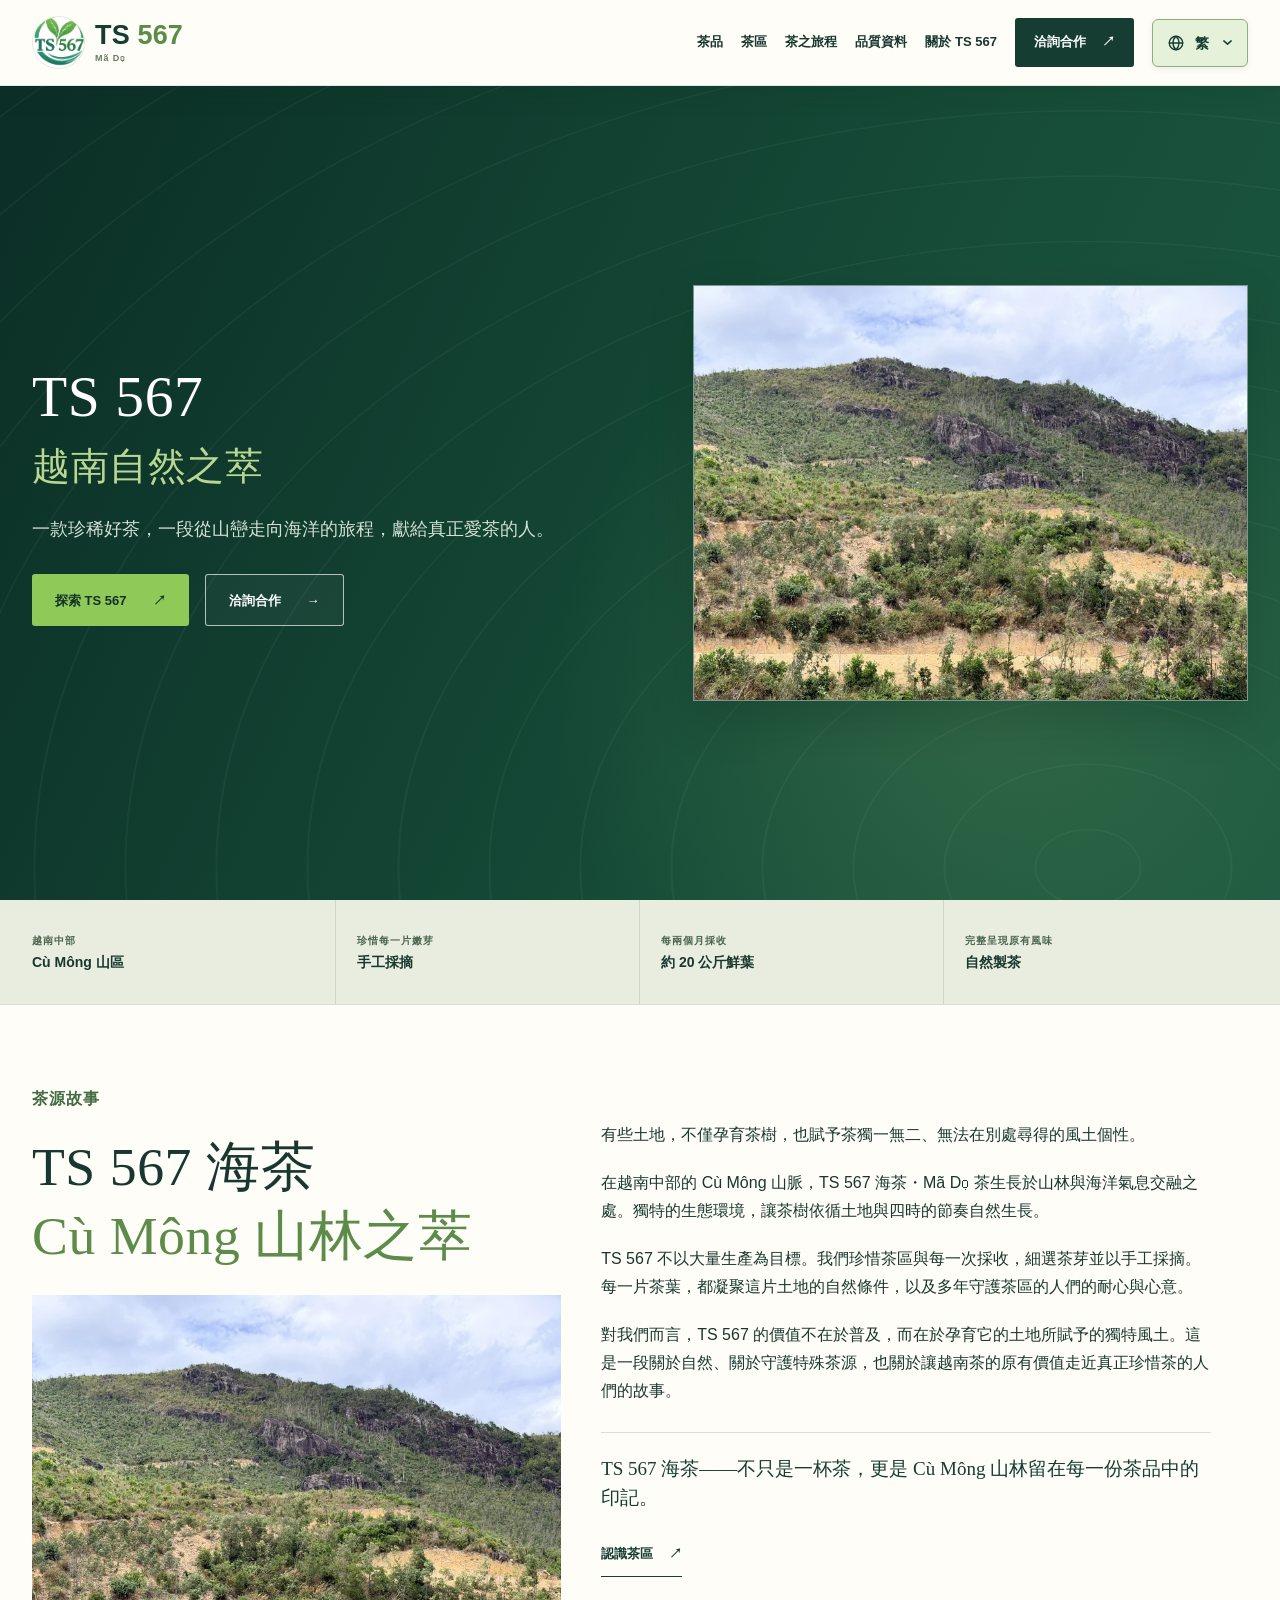
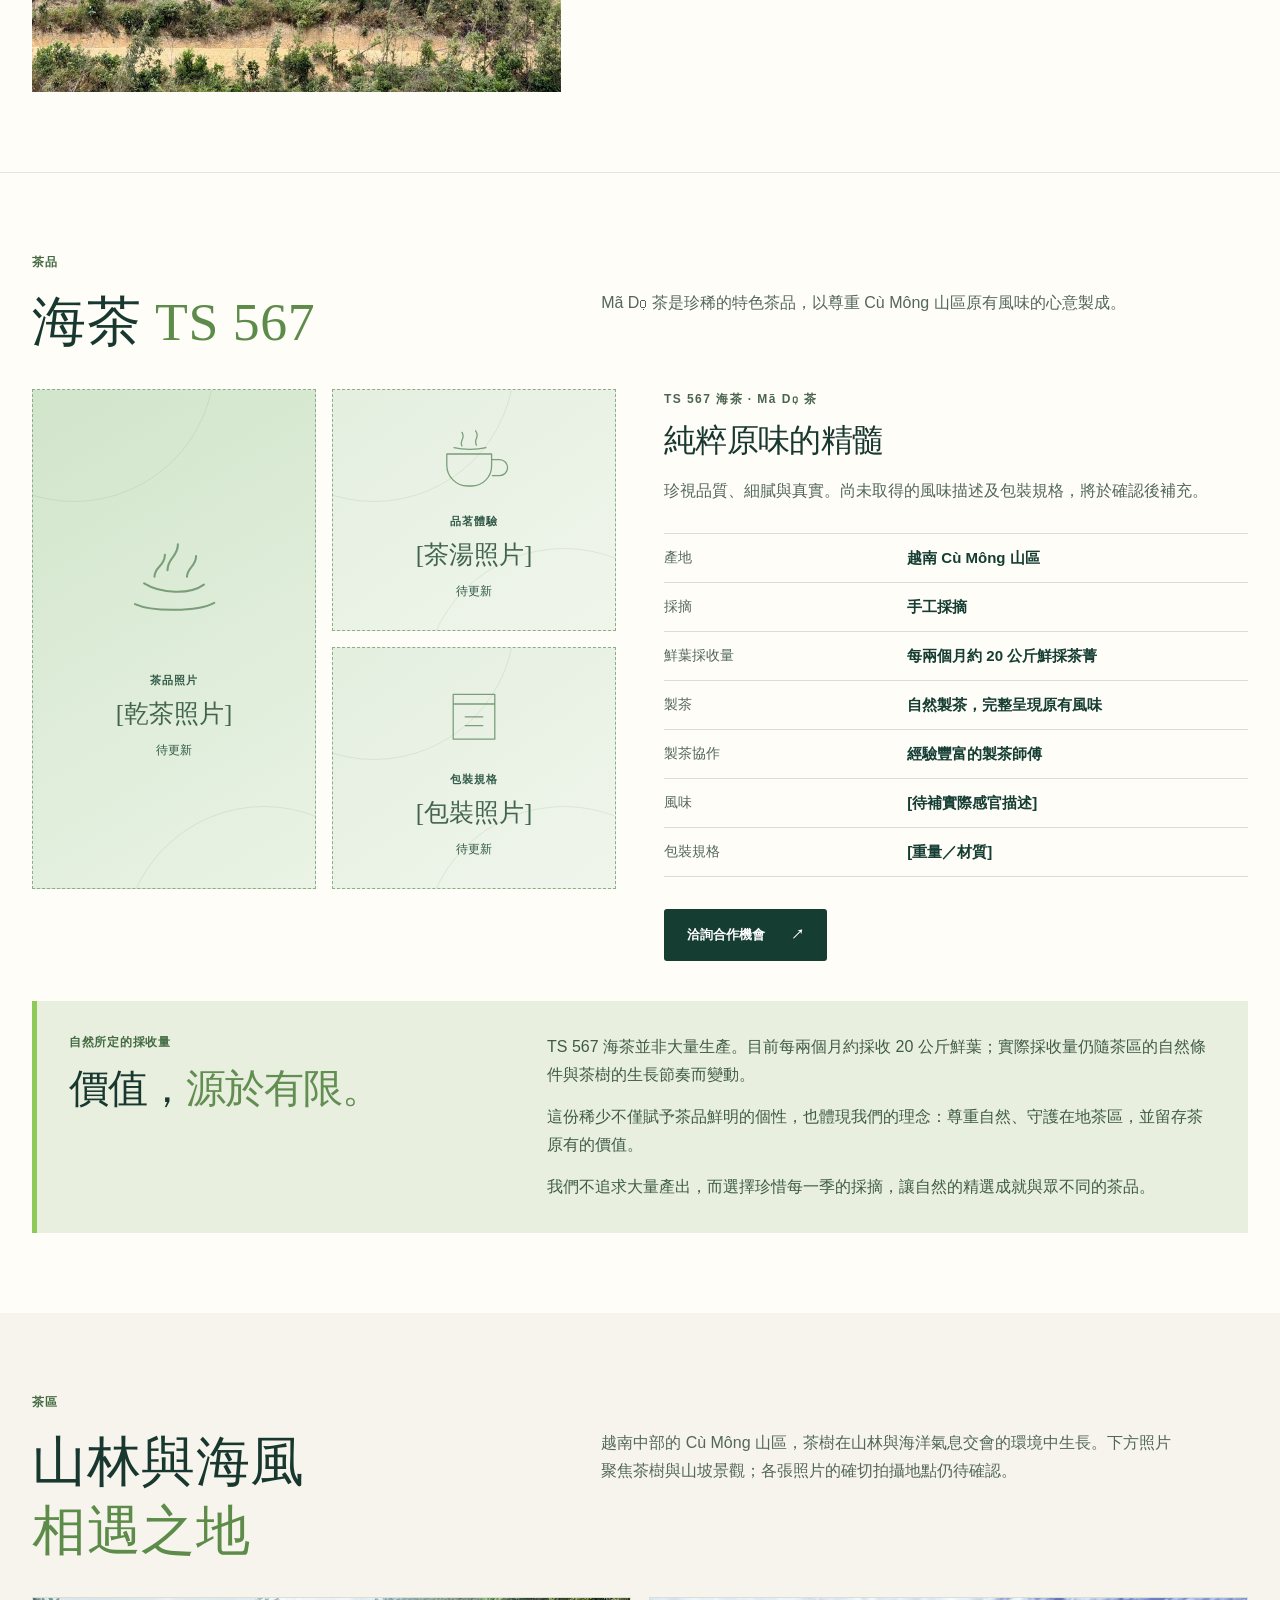
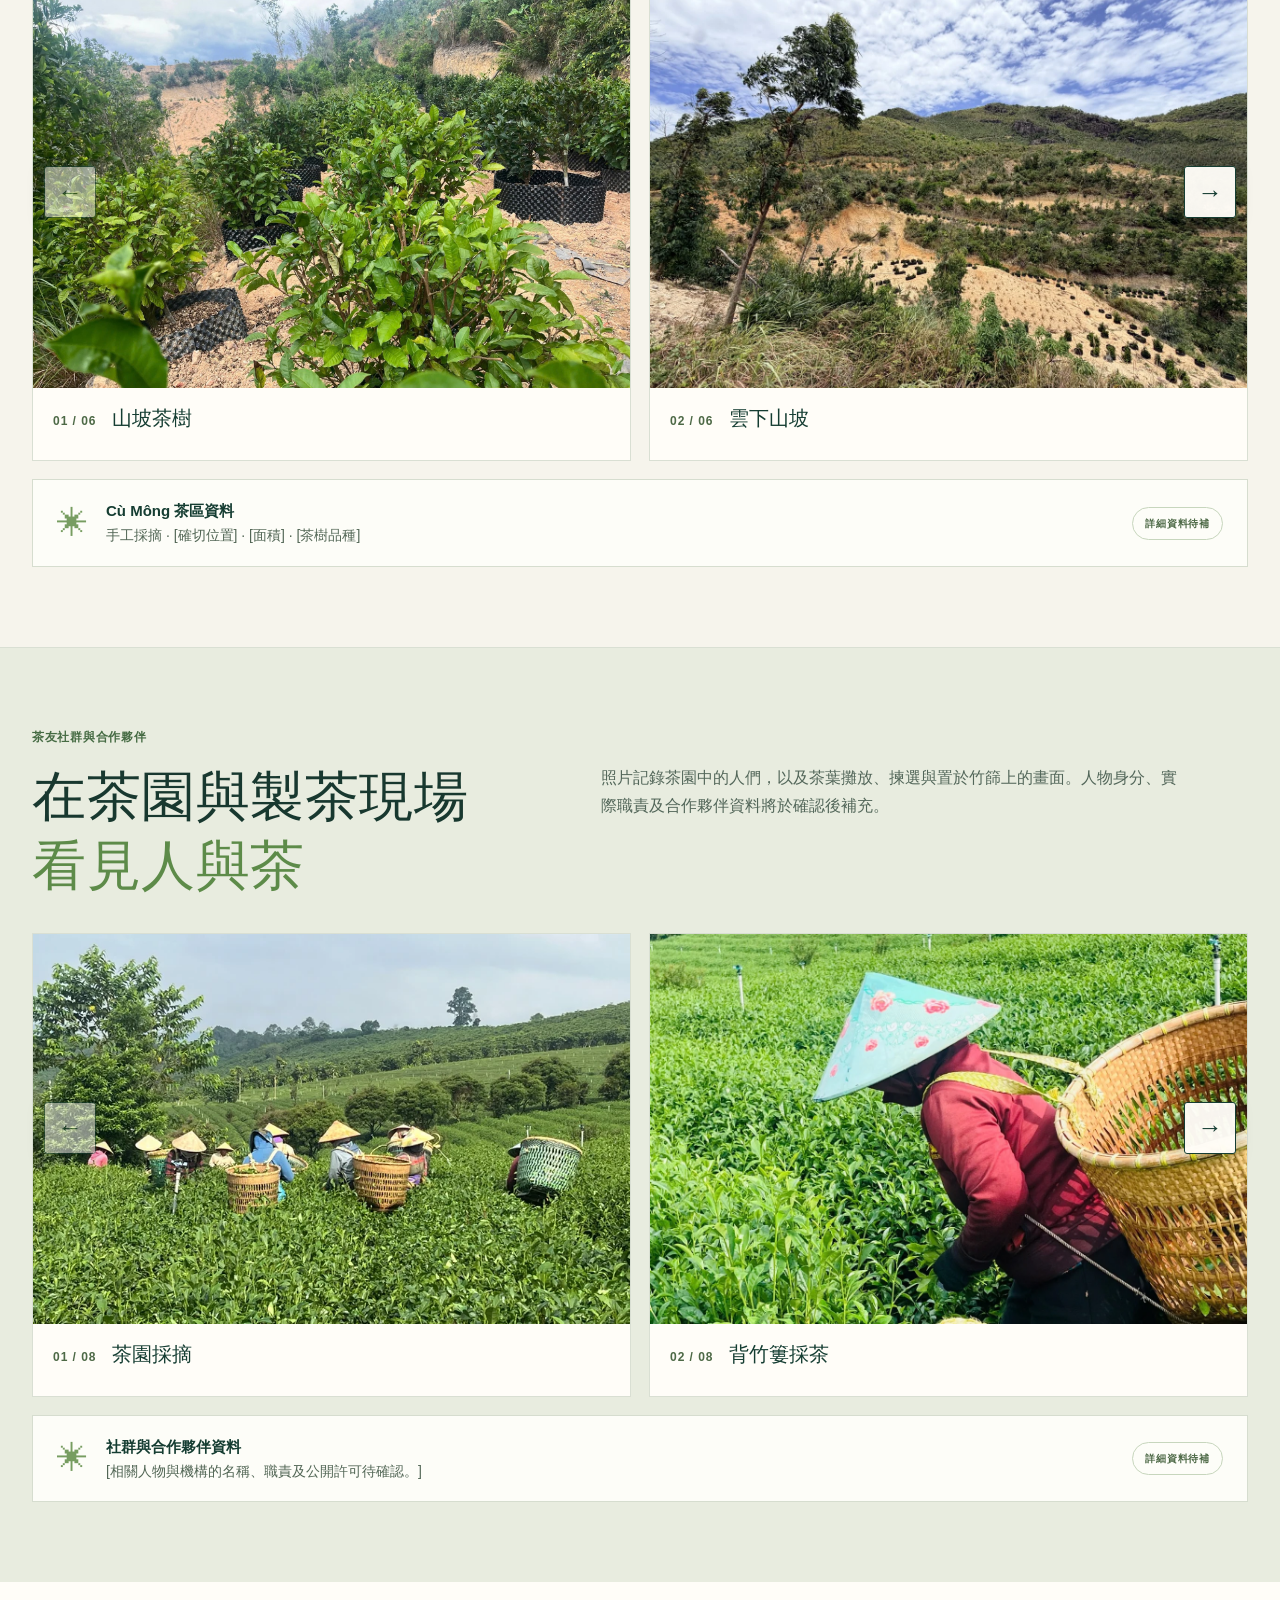
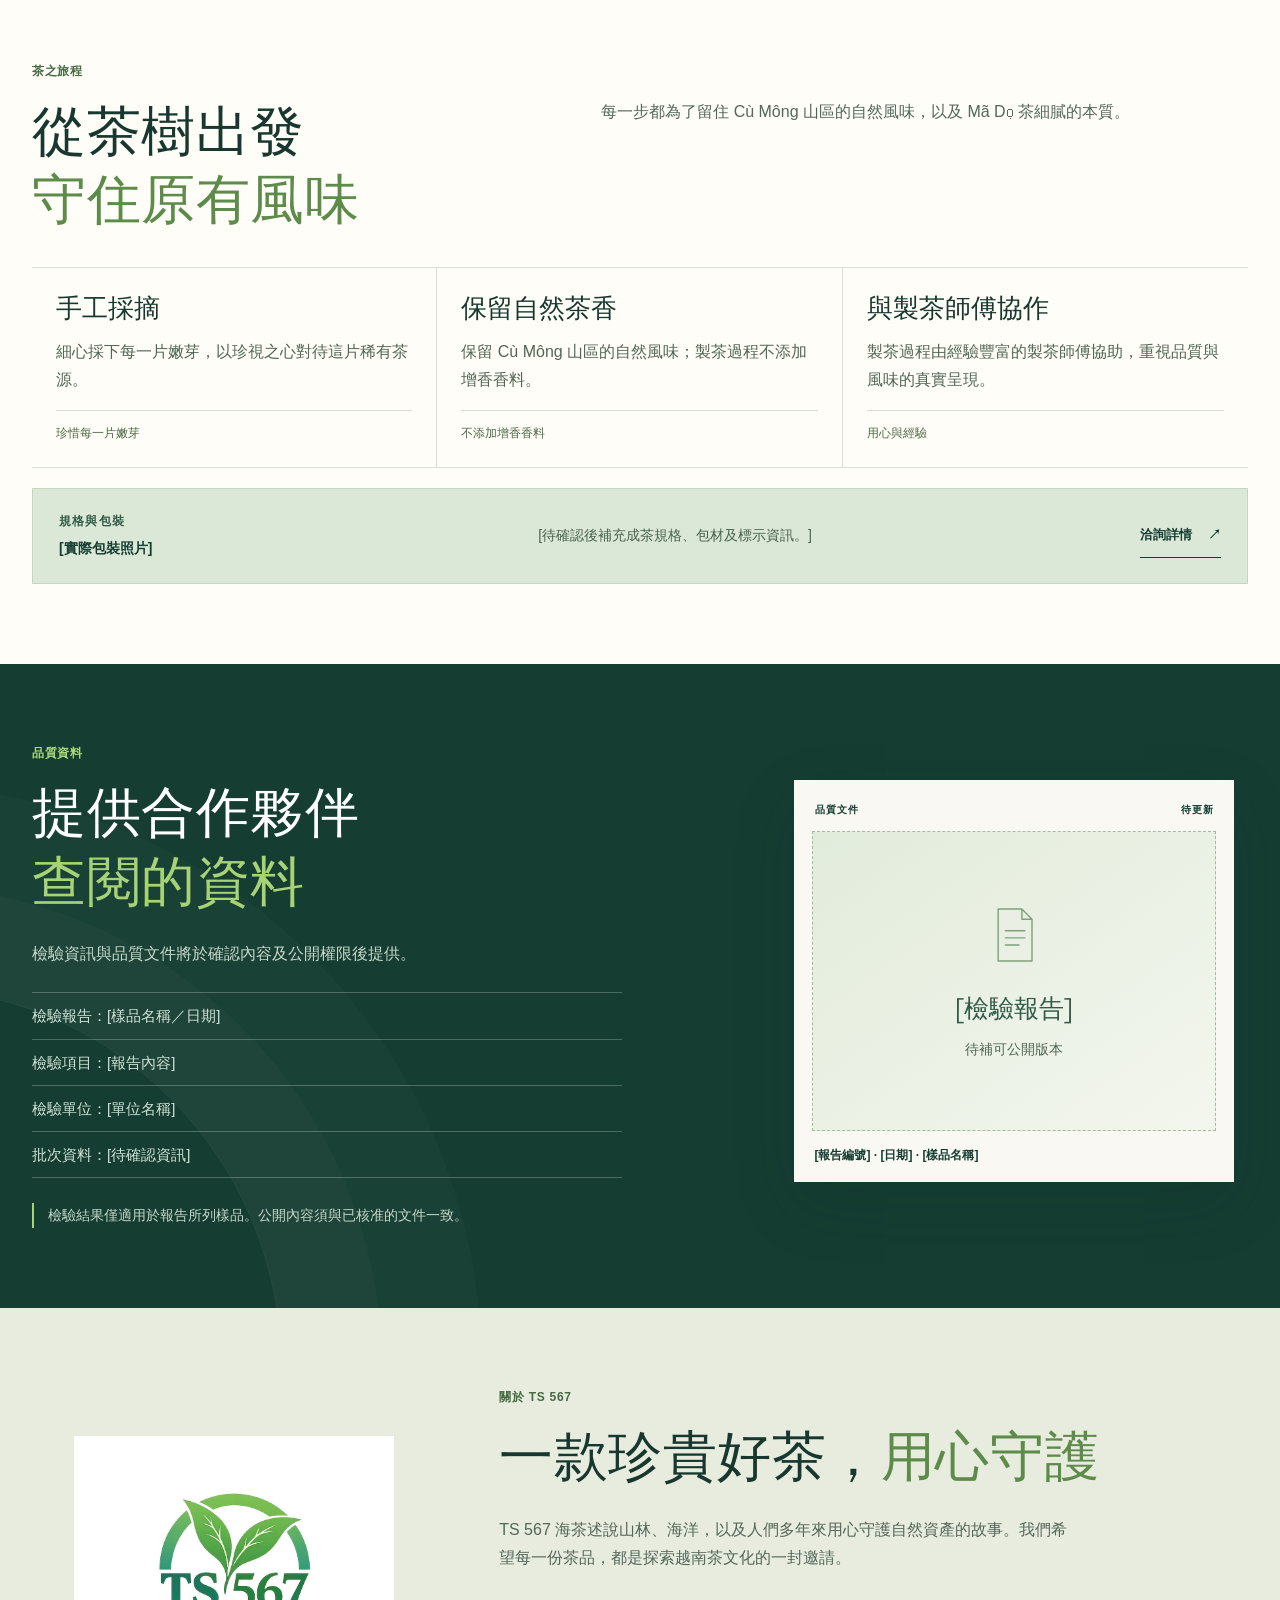
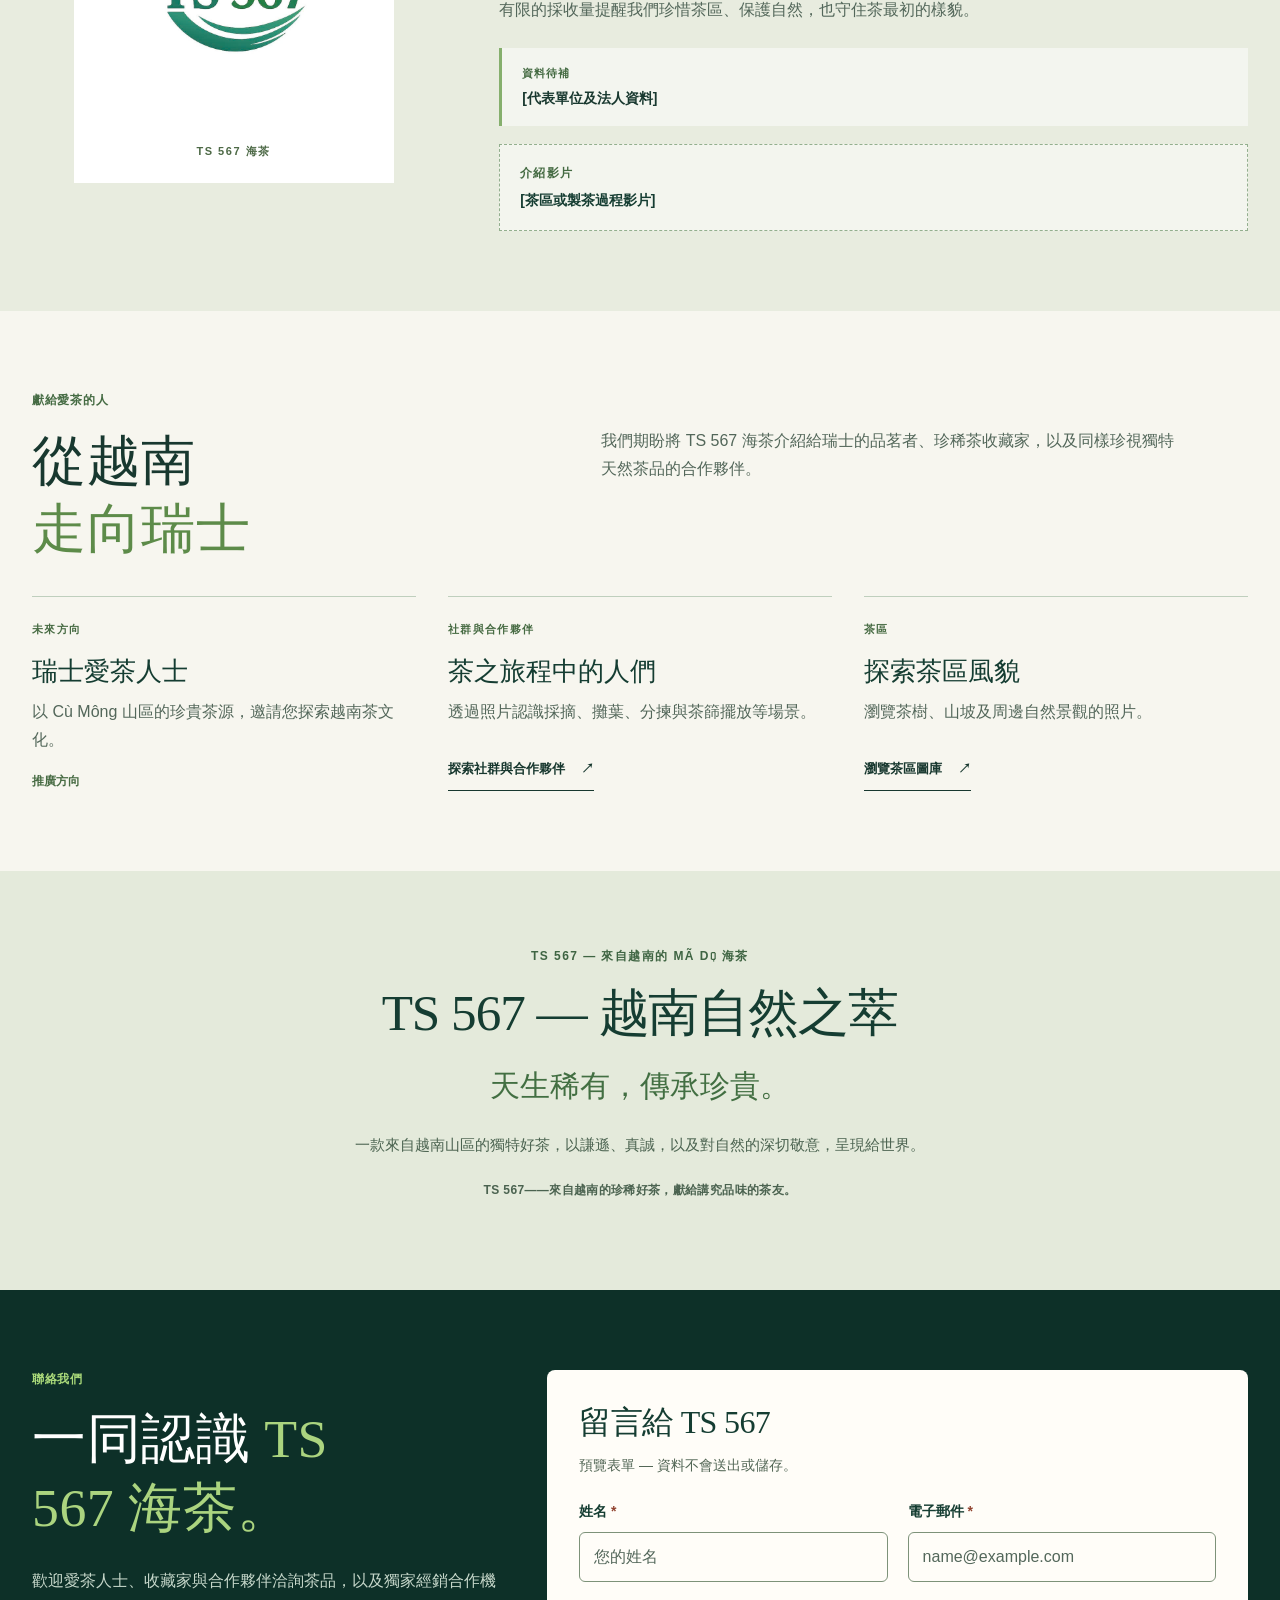
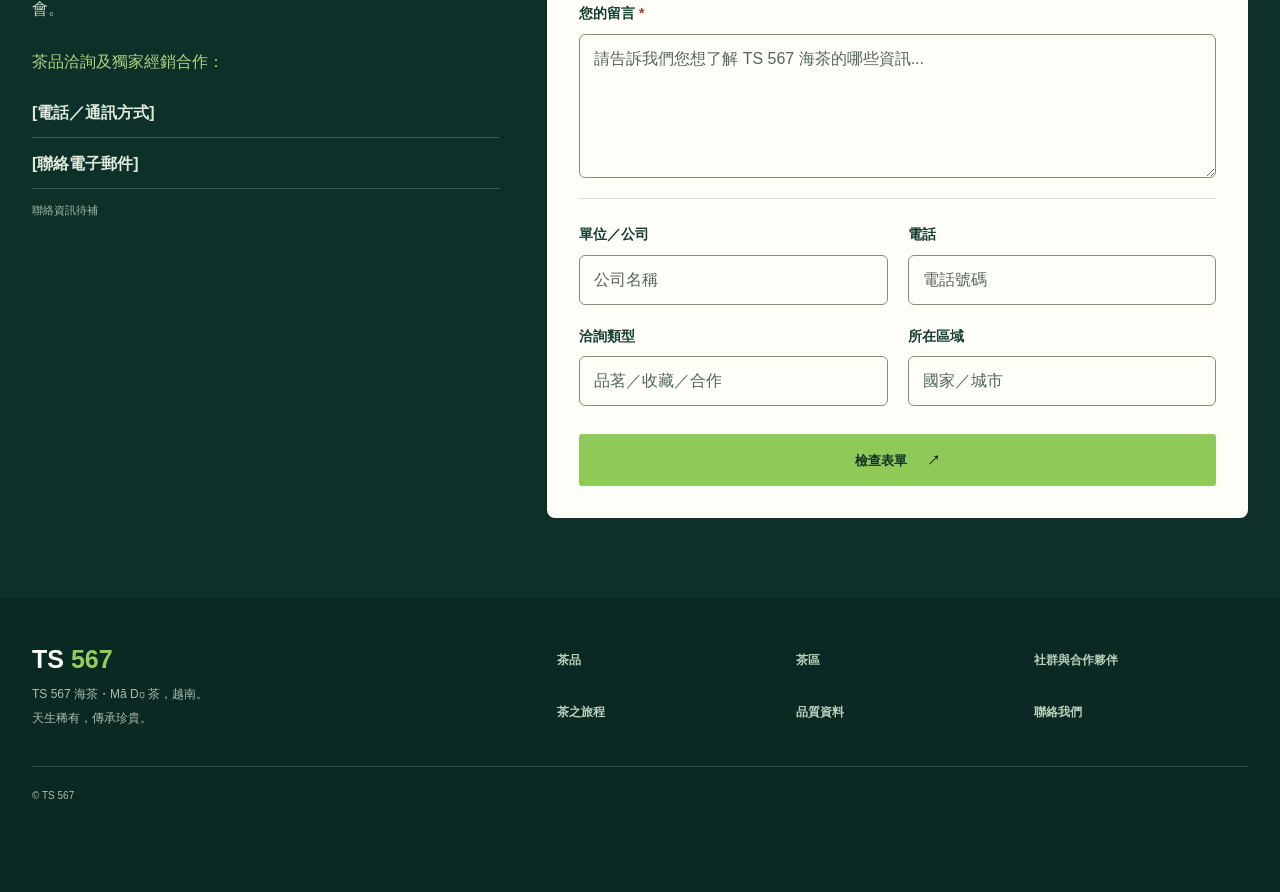
<file: zh-tw.html>
<!doctype html>
<html lang="zh-TW">
  <head>
    <meta charset="utf-8" />
    <meta name="viewport" content="width=device-width, initial-scale=1" />
    <meta name="theme-color" content="#153d32" />
    <meta name="description" content="TS 567 Mã Dọ 茶，源自越南中部 Cù Mông 山區。手工採摘，每兩個月僅約採收 20 公斤鮮葉，獻給重視原味的茶友與合作夥伴。" />
    <title>TS 567 — 來自 Cù Mông 山區的 Mã Dọ 茶</title>
    <link rel="canonical" href="https://minhquang170405-create.github.io/Fresh-tea-supplier/zh-tw.html" />
    <link rel="alternate" hreflang="vi" href="https://minhquang170405-create.github.io/Fresh-tea-supplier/" />
    <link rel="alternate" hreflang="en" href="https://minhquang170405-create.github.io/Fresh-tea-supplier/en.html" />
    <link rel="alternate" hreflang="zh-CN" href="https://minhquang170405-create.github.io/Fresh-tea-supplier/zh-cn.html" />
    <link rel="alternate" hreflang="zh-TW" href="https://minhquang170405-create.github.io/Fresh-tea-supplier/zh-tw.html" />
    <link rel="alternate" hreflang="x-default" href="https://minhquang170405-create.github.io/Fresh-tea-supplier/" />
    <link rel="stylesheet" href="fonts.css" />
    <link rel="stylesheet" href="styles.css?v=20261112a" />
    <script src="script.js?v=20261112a" defer></script>
  </head>
  <body id="top">
    <a class="skip-link" href="#main">跳至主要內容</a>

    <header class="site-header">
      <div class="nav-shell wrap">
        <a class="brand" href="#top" aria-label="TS 567 — 返回頁首">
          <span class="brand-image"><img src="assets/logo.jpg" alt="TS 567 茶葉標誌" /></span>
          <span class="brand-copy"><strong>TS <em>567</em></strong><small>Mã Dọ</small></span>
        </a>
        <nav class="site-nav" id="site-nav" aria-label="主要導覽">
          <a href="#san-pham">茶品</a>
          <a href="#vung-tra">茶區</a>
          <a href="#quy-trinh">茶之旅程</a>
          <a href="#thu-nghiem">品質資料</a>
          <a href="#ve-ts567">關於 TS 567</a>
          <a class="nav-cta" href="#lien-he">洽詢合作 <span aria-hidden="true">↗</span></a>
        </nav>
        <details class="language-switcher">
          <summary aria-label="選擇語言，目前：繁體中文"><svg class="language-icon" viewBox="0 0 24 24" fill="none" stroke="currentColor" stroke-width="1.8" stroke-linecap="round" stroke-linejoin="round" aria-hidden="true"><circle cx="12" cy="12" r="9" /><path d="M3 12h18M12 3c2.5 2.4 4 5.7 4 9s-1.5 6.6-4 9c-2.5-2.4-4-5.7-4-9s1.5-6.6 4-9Z" /></svg><span class="language-code">繁</span><svg class="language-chevron" viewBox="0 0 16 16" fill="none" stroke="currentColor" stroke-width="1.8" stroke-linecap="round" stroke-linejoin="round" aria-hidden="true"><path d="m3.5 6 4.5 4 4.5-4" /></svg></summary>
          <div class="language-menu">
            <a href="./" lang="vi">Tiếng Việt</a>
            <a href="en.html" lang="en">English</a>
            <a href="zh-cn.html" lang="zh-CN">简体中文</a>
            <a href="zh-tw.html" lang="zh-TW" aria-current="page">繁體中文（台灣）</a>
          </div>
        </details>
        <button class="menu-toggle" type="button" aria-expanded="false" aria-controls="site-nav" aria-label="開啟選單" data-menu-open-label="開啟選單" data-menu-close-label="關閉選單">
          <span></span><span></span><span></span>
        </button>
      </div>
    </header>

    <main id="main">
      <section class="hero hero-reference" aria-labelledby="hero-title">
        <div class="hero-copy">
          <div class="hero-inner">
            <h1 id="hero-title">TS 567 <span>越南自然之萃</span></h1>
            <p class="hero-lead">一款珍稀好茶，一段從山巒走向海洋的旅程，獻給真正愛茶的人。</p>
            <div class="hero-actions">
              <a class="button button-lime" href="#san-pham">探索 TS 567 <span aria-hidden="true">↗</span></a>
              <a class="button button-ghost" href="#lien-he">洽詢合作 <span aria-hidden="true">→</span></a>
            </div>
          </div>
        </div>
        <figure class="hero-media hero-photo">
          <img src="assets/hero/rocky-hillside-1280.webp" srcset="assets/hero/rocky-hillside-800.webp 800w, assets/hero/rocky-hillside-1280.webp 1280w" sizes="(max-width: 560px) calc(100vw - 32px), (max-width: 808px) calc(100vw - 48px), (max-width: 980px) 760px, (max-width: 1304px) calc(47.5vw - 53.2px), 567px" width="1280" height="960" loading="eager" fetchpriority="high" decoding="async" alt="多雲天空下有岩石的青綠山坡" />
        </figure>
      </section>

      <section class="proof-strip" aria-label="TS 567 海茶的特色">
        <div class="wrap proof-grid">
          <div><strong>Cù Mông 山區</strong><small>越南中部</small></div>
          <div><strong>手工採摘</strong><small>珍惜每一片嫩芽</small></div>
          <div><strong>約 20 公斤鮮葉</strong><small>每兩個月採收</small></div>
          <div><strong>自然製茶</strong><small>完整呈現原有風味</small></div>
        </div>
      </section>

      <section class="section supplier-intro" aria-labelledby="supplier-title">
        <div class="wrap supplier-intro-grid">
          <div><p class="eyebrow">茶源故事</p><h2 id="supplier-title">TS 567 海茶<br /><i>Cù Mông 山林之萃</i></h2>
            <figure class="supplier-intro-photo"><img src="assets/hero/rocky-hillside-1280.webp" srcset="assets/hero/rocky-hillside-800.webp 800w, assets/hero/rocky-hillside-1280.webp 1280w" sizes="(max-width: 560px) calc(100vw - 32px), (max-width: 808px) calc(100vw - 48px), (max-width: 980px) 760px, (max-width: 1304px) 45vw, 540px" width="1280" height="960" loading="lazy" decoding="async" alt="青綠山坡與岩石的全景" /></figure></div>
          <div>
            <p>有些土地，不僅孕育茶樹，也賦予茶獨一無二、無法在別處尋得的風土個性。</p>
            <p>在越南中部的 Cù Mông 山脈，TS 567 海茶・Mã Dọ 茶生長於山林與海洋氣息交融之處。獨特的生態環境，讓茶樹依循土地與四時的節奏自然生長。</p>
            <details class="mobile-disclosure story-more" data-mobile-disclosure open><summary><span class="disclosure-collapsed">閱讀完整故事</span><span class="disclosure-expanded">收合故事</span><svg viewBox="0 0 20 20" aria-hidden="true"><path d="m5 7.5 5 5 5-5" /></svg></summary><div class="disclosure-content"><p>TS 567 不以大量生產為目標。我們珍惜茶區與每一次採收，細選茶芽並以手工採摘。每一片茶葉，都凝聚這片土地的自然條件，以及多年守護茶區的人們的耐心與心意。</p>
            <p>對我們而言，TS 567 的價值不在於普及，而在於孕育它的土地所賦予的獨特風土。這是一段關於自然、關於守護特殊茶源，也關於讓越南茶的原有價值走近真正珍惜茶的人們的故事。</p>
            <p class="intro-signature">TS 567 海茶——不只是一杯茶，更是 Cù Mông 山林留在每一份茶品中的印記。</p></div></details>
            <a class="text-link" href="#vung-tra">認識茶區 <span aria-hidden="true">↗</span></a>
          </div>
        </div>
      </section>

      <section class="section product-section" id="san-pham" aria-labelledby="product-title">
        <div class="wrap">
          <div class="section-heading split-heading">
            <div><p class="eyebrow">茶品</p><h2 id="product-title">海茶 <i>TS 567</i></h2></div>
            <p>Mã Dọ 茶是珍稀的特色茶品，以尊重 Cù Mông 山區原有風味的心意製成。</p>
          </div>
          <div class="product-layout">
            
            <div class="product-info">
              <p class="product-kicker">TS 567 海茶 · Mã Dọ 茶</p>
              <h3>純粹原味的精髓</h3>
              <p class="product-intro">珍視品質、細膩與真實。尚未取得的風味描述及包裝規格，將於確認後補充。</p>
              <dl class="spec-list">
                <div><dt>產地</dt><dd>越南 Cù Mông 山區</dd></div>
                <div><dt>採摘</dt><dd>手工採摘</dd></div>
                <div><dt>鮮葉採收量</dt><dd>每兩個月約 20 公斤鮮採茶菁</dd></div>
                <div><dt>製茶</dt><dd>自然製茶，完整呈現原有風味</dd></div>
                <div><dt>製茶協作</dt><dd>經驗豐富的製茶師傅</dd></div>
                <div><dt>風味</dt><dd>[待補實際感官描述]</dd></div>
                <div><dt>包裝規格</dt><dd>[重量／材質]</dd></div>
              </dl>
              <a class="button button-dark" href="#lien-he">洽詢合作機會 <span aria-hidden="true">↗</span></a>
            </div>
            <div class="product-visuals" aria-label="茶品照片待補">
              <div class="placeholder-card placeholder-primary">
                <svg viewBox="0 0 100 100" aria-hidden="true"><path d="M20 67c13 6 48 6 61-1M27 51c13 8 35 9 46 1M43 29c0 9-8 9-8 17m18-25c0 10-8 10-8 20m22-11c0 8-7 9-7 16"/></svg>
                <span>茶品照片</span><strong>[乾茶照片]</strong><small>待更新</small>
              </div>
              <div class="placeholder-card">
                <svg viewBox="0 0 100 100" aria-hidden="true"><path d="M16 45h56v15a25 25 0 0 1-25 25h-5a26 26 0 0 1-26-26V45Zm57 7h9a10 10 0 0 1 0 20h-9M25 37c11 3 29 3 40 0M35 18c5 8-4 10 0 17m17-19c6 8-3 10 1 18"/></svg>
                <span>品茗體驗</span><strong>[茶湯照片]</strong><small>待更新</small>
              </div>
              <div class="placeholder-card">
                <svg viewBox="0 0 100 100" aria-hidden="true"><path d="M24 23h52v56H24zM24 35h52M39 51h22M39 62h22"/></svg>
                <span>包裝規格</span><strong>[包裝照片]</strong><small>待更新</small>
              </div>
            </div>
          </div>
          <div class="rarity-story">
            <div><p class="eyebrow">自然所定的採收量</p><h3>價值，<i>源於有限。</i></h3></div>
            <div>
              <p>TS 567 海茶並非大量生產。目前每兩個月約採收 20 公斤鮮葉；實際採收量仍隨茶區的自然條件與茶樹的生長節奏而變動。</p>
              <p>這份稀少不僅賦予茶品鮮明的個性，也體現我們的理念：尊重自然、守護在地茶區，並留存茶原有的價值。</p>
              <p>我們不追求大量產出，而選擇珍惜每一季的採摘，讓自然的精選成就與眾不同的茶品。</p>
            </div>
          </div>
        </div>
      </section>

      <section class="section garden-section" id="vung-tra" aria-labelledby="garden-title">
        <div class="wrap">
          <div class="section-heading split-heading">
            <div><p class="eyebrow">茶區</p><h2 id="garden-title">山林與海風<br /><i>相遇之地</i></h2></div>
            <p>越南中部的 Cù Mông 山區，茶樹在山林與海洋氣息交會的環境中生長。下方照片聚焦茶樹與山坡景觀；各張照片的確切拍攝地點仍待確認。</p>
          </div>
          <div class="gallery-shell" data-gallery>
            <div class="gallery-controls"><button class="gallery-arrow" type="button" data-gallery-prev aria-label="上一張照片" aria-controls="tea-gallery">←</button><button class="gallery-arrow" type="button" data-gallery-next aria-label="下一張照片" aria-controls="tea-gallery">→</button></div>
            <div class="gallery-track" id="tea-gallery" tabindex="0" role="region" aria-label="茶樹與山坡景觀照片集">
              <figure class="gallery-card"><img src="assets/gallery/01-vuon-tra.jpg" width="1800" height="1350" loading="lazy" decoding="async" alt="山坡上生長的茶樹" /><figcaption><span>01 / 06</span><strong>山坡茶樹</strong></figcaption></figure>
              <figure class="gallery-card"><img src="assets/gallery/02-suon-doi.webp" width="1280" height="960" loading="lazy" decoding="async" alt="多雲天空下種有植物的山坡" /><figcaption><span>02 / 06</span><strong>雲下山坡</strong></figcaption></figure>
              <figure class="gallery-card"><img src="assets/gallery/03-vung-doi.webp" width="1280" height="960" loading="lazy" decoding="async" alt="俯瞰山谷的山坡景觀" /><figcaption><span>03 / 06</span><strong>山間遠景</strong></figcaption></figure>
              <figure class="gallery-card"><img src="assets/gallery/04-doi-duoi-troi-may.webp" width="1280" height="960" loading="lazy" decoding="async" alt="有綠樹與土路的連綿山坡" /><figcaption><span>04 / 06</span><strong>青綠山坡</strong></figcaption></figure>
              <figure class="gallery-card"><img src="assets/hero/rocky-hillside-1280.webp" srcset="assets/hero/rocky-hillside-800.webp 800w, assets/hero/rocky-hillside-1280.webp 1280w" sizes="(max-width: 560px) calc(100vw - 32px), 50vw" width="1280" height="960" loading="lazy" decoding="async" alt="有岩石露出的青綠山坡" /><figcaption><span>05 / 06</span><strong>岩石山坡</strong></figcaption></figure>
              <figure class="gallery-card"><img src="assets/gallery/06-toan-canh-vung-doi.webp" width="1280" height="960" loading="lazy" decoding="async" alt="多雲天空下的青綠山坡全景" /><figcaption><span>06 / 06</span><strong>山坡全景</strong></figcaption></figure>
            </div>
          </div>
          <div class="origin-note"><span class="origin-icon" aria-hidden="true">✳</span><p><strong>Cù Mông 茶區資料</strong><br />手工採摘 · [確切位置] · [面積] · [茶樹品種]</p><span class="status-pill">詳細資料待補</span></div>
        </div>
      </section>

      <section class="section community-section" id="cong-dong" aria-labelledby="community-title">
        <div class="wrap">
          <div class="section-heading split-heading">
            <div><p class="eyebrow">茶友社群與合作夥伴</p><h2 id="community-title">在茶園與製茶現場<br /><i>看見人與茶</i></h2></div>
            <p>照片記錄茶園中的人們，以及茶葉攤放、揀選與置於竹篩上的畫面。人物身分、實際職責及合作夥伴資料將於確認後補充。</p>
          </div>
          <div class="gallery-shell" data-gallery>
            <div class="gallery-controls">
              <button class="gallery-arrow" type="button" data-gallery-prev aria-label="上一張社群與合作夥伴照片" aria-controls="community-gallery">←</button>
              <button class="gallery-arrow" type="button" data-gallery-next aria-label="下一張社群與合作夥伴照片" aria-controls="community-gallery">→</button>
            </div>
            <div class="gallery-track" id="community-gallery" tabindex="0" role="region" aria-label="茶園人物與製茶場景照片集">
              <figure class="gallery-card"><img src="assets/hero/tea-harvest-1600.webp" srcset="assets/hero/tea-harvest-800.webp 800w, assets/hero/tea-harvest-1600.webp 1600w" sizes="(max-width: 560px) calc(100vw - 32px), 50vw" width="1600" height="1200" loading="lazy" decoding="async" alt="數位戴帽的人在茶樹間採摘" /><figcaption><span>01 / 08</span><strong>茶園採摘</strong></figcaption></figure>
              <figure class="gallery-card"><img src="assets/community/02-thu-hai.webp" width="1280" height="990" loading="lazy" decoding="async" alt="一名背著竹簍的人正在採摘茶葉" /><figcaption><span>02 / 08</span><strong>背竹簍採茶</strong></figcaption></figure>
              <figure class="gallery-card"><img src="assets/community/03-gio-tra.webp" width="1280" height="960" loading="lazy" decoding="async" alt="兩名背著竹簍的人站在茶樹間" /><figcaption><span>03 / 08</span><strong>茶叢間的竹簍</strong></figcaption></figure>
              <figure class="gallery-card"><img src="assets/community/04-nhom-nguoi-vuon-tra.webp" width="1280" height="960" loading="lazy" decoding="async" alt="一群人站在茶樹之間" /><figcaption><span>04 / 08</span><strong>茶園中的人們</strong></figcaption></figure>
              <figure class="gallery-card"><img src="assets/community/05-trai-la.webp" width="1148" height="861" loading="lazy" decoding="async" alt="兩人在布墊上攤放綠色茶葉" /><figcaption><span>05 / 08</span><strong>攤放茶葉</strong></figcaption></figure>
              <figure class="gallery-card"><img src="assets/community/06-sang-tre.webp" width="1280" height="960" loading="lazy" decoding="async" alt="兩人在竹篩上處理茶葉" /><figcaption><span>06 / 08</span><strong>竹篩上揀選茶葉</strong></figcaption></figure>
              <figure class="gallery-card"><img src="assets/community/07-khay-tra.webp" width="1280" height="960" loading="lazy" decoding="async" alt="層疊的竹篩中盛放著茶葉" /><figcaption><span>07 / 08</span><strong>層疊的竹製茶篩</strong></figcaption></figure>
              <figure class="gallery-card"><img src="assets/community/08-so-che.webp" width="1280" height="960" loading="lazy" decoding="async" alt="茶葉攤放在棚下的布墊上" /><figcaption><span>08 / 08</span><strong>棚下攤放茶葉</strong></figcaption></figure>
            </div>
          </div>
          <div class="origin-note"><span class="origin-icon" aria-hidden="true">✳</span><p><strong>社群與合作夥伴資料</strong><br />[相關人物與機構的名稱、職責及公開許可待確認。]</p><span class="status-pill">詳細資料待補</span></div>
        </div>
      </section>

      <section class="section process-section" id="quy-trinh" aria-labelledby="process-title"><div class="wrap"><div class="section-heading split-heading"><div><p class="eyebrow">茶之旅程</p><h2 id="process-title">從茶樹出發<br /><i>守住原有風味</i></h2></div><p>每一步都為了留住 Cù Mông 山區的自然風味，以及 Mã Dọ 茶細膩的本質。</p></div><div class="steps-grid"><article class="step-card"><h3>手工採摘</h3><p>細心採下每一片嫩芽，以珍視之心對待這片稀有茶源。</p><small>珍惜每一片嫩芽</small></article><article class="step-card"><h3>保留自然茶香</h3><p>保留 Cù Mông 山區的自然風味；製茶過程不添加增香香料。</p><small>不添加增香香料</small></article><article class="step-card"><h3>與製茶師傅協作</h3><p>製茶過程由經驗豐富的製茶師傅協助，重視品質與風味的真實呈現。</p><small>用心與經驗</small></article></div><div class="packing-note"><div><span>規格與包裝</span><strong>[實際包裝照片]</strong></div><p>[待確認後補充成茶規格、包材及標示資訊。]</p><a class="text-link" href="#lien-he">洽詢詳情 <span aria-hidden="true">↗</span></a></div></div></section>

      <section class="section quality-section" id="thu-nghiem" aria-labelledby="quality-title">
        <div class="wrap quality-layout">
          <div class="quality-copy">
            <p class="eyebrow light">品質資料</p>
            <h2 id="quality-title">提供合作夥伴<i>查閱的資料</i></h2>
            <p>檢驗資訊與品質文件將於確認內容及公開權限後提供。</p>
            <div class="metric-grid">
              <div><span>檢驗報告：[樣品名稱／日期]</span></div>
              <div><span>檢驗項目：[報告內容]</span></div>
              <div><span>檢驗單位：[單位名稱]</span></div>
              <div><span>批次資料：[待確認資訊]</span></div>
            </div>
            <p class="quality-caution">檢驗結果僅適用於報告所列樣品。公開內容須與已核准的文件一致。</p>
          </div>
          <div class="report-card">
            <div class="report-top"><span>品質文件</span><span>待更新</span></div>
            <div class="report-image-placeholder" aria-label="檢驗報告待核准公開">
              <svg viewBox="0 0 100 100" aria-hidden="true"><path d="M28 14h33l14 14v58H28zM61 14v14h14M38 44h27M38 54h27M38 64h19" /></svg>
              <strong>[檢驗報告]</strong><small>待補可公開版本</small>
            </div>
            <div class="report-footer"><strong>[報告編號] · [日期] · [樣品名稱]</strong></div>
          </div>
        </div>
      </section>

      <section class="section about-section" id="ve-ts567" aria-labelledby="about-title">
        <div class="wrap about-layout">
          <div class="about-logo"><img src="assets/logo.jpg" alt="TS 567 標誌，兩片綠色茶葉" loading="lazy" /><small>TS 567 海茶</small></div>
          <div class="about-copy"><p class="eyebrow">關於 TS 567</p><h2 id="about-title">一款珍貴好茶，<i>用心守護</i></h2><p>TS 567 海茶述說山林、海洋，以及人們多年來用心守護自然資產的故事。我們希望每一份茶品，都是探索越南茶文化的一封邀請。</p><p>有限的採收量提醒我們珍惜茶區、保護自然，也守住茶最初的樣貌。</p><div class="about-placeholder"><span>資料待補</span><strong>[代表單位及法人資料]</strong></div><div class="video-placeholder"><span>介紹影片</span><strong>[茶區或製茶過程影片]</strong></div></div>
        </div>
      </section>

      <section class="section future-section" aria-labelledby="future-title"><div class="wrap"><div class="section-heading split-heading"><div><p class="eyebrow">獻給愛茶的人</p><h2 id="future-title">從越南<i>走向瑞士</i></h2></div><p>我們期盼將 TS 567 海茶介紹給瑞士的品茗者、珍稀茶收藏家，以及同樣珍視獨特天然茶品的合作夥伴。</p></div><div class="future-grid"><article><span>未來方向</span><h3>瑞士愛茶人士</h3><p>以 Cù Mông 山區的珍貴茶源，邀請您探索越南茶文化。</p><small>推廣方向</small></article><article><span>社群與合作夥伴</span><h3>茶之旅程中的人們</h3><p>透過照片認識採摘、攤葉、分揀與茶篩擺放等場景。</p><a class="text-link" href="#cong-dong">探索社群與合作夥伴 <span aria-hidden="true">↗</span></a></article><article><span>茶區</span><h3>探索茶區風貌</h3><p>瀏覽茶樹、山坡及周邊自然景觀的照片。</p><a class="text-link" href="#vung-tra">瀏覽茶區圖庫 <span aria-hidden="true">↗</span></a></article></div></div></section>

      <section class="english-statement" lang="zh-TW" aria-labelledby="english-title"><div class="wrap english-statement-inner"><p class="english-overline">TS 567 — 來自越南的 Mã Dọ 海茶</p><h2 id="english-title">TS 567 — 越南自然之萃</h2><p class="english-tagline">天生稀有，傳承珍貴。</p><p>一款來自越南山區的獨特好茶，以謙遜、真誠，以及對自然的深切敬意，呈現給世界。</p><p class="english-closing">TS 567——來自越南的珍稀好茶，獻給講究品味的茶友。</p></div></section>


      <section class="contact-section" id="lien-he" aria-labelledby="contact-title">
        <div class="wrap contact-layout">
          <div class="contact-copy"><p class="eyebrow light">聯絡我們</p><h2 id="contact-title">一同認識 <i>TS 567 海茶。</i></h2><p>歡迎愛茶人士、收藏家與合作夥伴洽詢茶品，以及獨家經銷合作機會。</p><p class="contact-english" lang="zh-TW">茶品洽詢及獨家經銷合作：</p><div class="contact-placeholder"><span>[電話／通訊方式]</span><span>[聯絡電子郵件]</span><small>聯絡資訊待補</small></div></div>
          <div id="quote-form" class="quote-form" role="group" aria-labelledby="quote-title" aria-describedby="quote-note" data-invalid-message="請檢查已標示的欄位。" data-preview-message="表單內容已通過檢查，但目前僅供預覽；資料尚未送出或儲存。">
            <h3 id="quote-title">留言給 TS 567</h3><p id="quote-note">預覽表單 — 資料不會送出或儲存。</p>
            <div class="form-row"><div class="form-field"><label for="enquiry-name">姓名 <span>*</span></label><input id="enquiry-name" name="name" autocomplete="name" aria-describedby="name-error" data-required-message="請填寫此欄位。" required placeholder="您的姓名" /><p class="field-error" id="name-error" hidden></p></div><div class="form-field"><label for="enquiry-email">電子郵件 <span>*</span></label><input id="enquiry-email" name="email" type="email" inputmode="email" autocapitalize="none" spellcheck="false" autocomplete="email" aria-describedby="email-error" data-required-message="請填寫此欄位。" data-invalid-message="請輸入有效的電子郵件地址。" required placeholder="name@example.com" /><p class="field-error" id="email-error" hidden></p></div></div>
            <div class="form-field"><label for="enquiry-message">您的留言 <span>*</span></label><textarea id="enquiry-message" name="message" rows="4" aria-describedby="message-error" data-required-message="請填寫此欄位。" required placeholder="請告訴我們您想了解 TS 567 海茶的哪些資訊..."></textarea><p class="field-error" id="message-error" hidden></p></div>
            <details class="mobile-disclosure form-extra" data-mobile-disclosure open><summary><span class="disclosure-collapsed">補充資訊（選填）</span><span class="disclosure-expanded">補充資訊</span><svg viewBox="0 0 20 20" aria-hidden="true"><path d="m5 7.5 5 5 5-5" /></svg></summary><div class="disclosure-content">
              <div class="form-row"><div class="form-field"><label for="enquiry-company">單位／公司</label><input id="enquiry-company" name="company" autocomplete="organization" placeholder="公司名稱" /></div><div class="form-field"><label for="enquiry-phone">電話</label><input id="enquiry-phone" name="phone" type="tel" inputmode="tel" autocomplete="tel" placeholder="電話號碼" /></div></div>
              <div class="form-row"><div class="form-field"><label for="enquiry-interest">洽詢類型</label><input id="enquiry-interest" name="interest" placeholder="品茗／收藏／合作" /></div><div class="form-field"><label for="enquiry-destination">所在區域</label><input id="enquiry-destination" name="destination" placeholder="國家／城市" /></div></div>
            </div></details>
            <button class="button button-lime form-submit" type="button">檢查表單 <span aria-hidden="true">↗</span></button>
            <p class="form-status" id="form-status" role="status" aria-live="polite"></p>
          </div>
        </div>
      </section>
    </main>

    <footer class="site-footer"><div class="wrap footer-layout"><div><strong>TS <span>567</span></strong><p>TS 567 海茶・Mã Dọ 茶，越南。</p><p lang="zh-TW">天生稀有，傳承珍貴。</p></div><div><a href="#san-pham">茶品</a><a href="#vung-tra">茶區</a><a href="#cong-dong">社群與合作夥伴</a><a href="#quy-trinh">茶之旅程</a><a href="#thu-nghiem">品質資料</a><a href="#lien-he">聯絡我們</a></div><small>© TS 567</small></div></footer>

    <a class="back-to-top" hidden href="#top" aria-label="返回頁首" title="返回頁首"><svg viewBox="0 0 24 24" aria-hidden="true" focusable="false"><path d="M12 19V5M5 12l7-7 7 7" /></svg></a>

  </body>
</html>
</file>
<file: fonts.css>
/* vietnamese */
@font-face {
  font-family: 'Be Vietnam Pro';
  font-style: normal;
  font-weight: 400;
  font-display: swap;
  src: url(fonts/be-vietnam-pro-normal-400-vietnamese.woff2) format('woff2');
  unicode-range: U+0102-0103, U+0110-0111, U+0128-0129, U+0168-0169, U+01A0-01A1, U+01AF-01B0, U+0300-0301, U+0303-0304, U+0308-0309, U+0323, U+0329, U+1EA0-1EF9, U+20AB;
}
/* latin */
@font-face {
  font-family: 'Be Vietnam Pro';
  font-style: normal;
  font-weight: 400;
  font-display: swap;
  src: url(fonts/be-vietnam-pro-normal-400-latin.woff2) format('woff2');
  unicode-range: U+0000-00FF, U+0131, U+0152-0153, U+02BB-02BC, U+02C6, U+02DA, U+02DC, U+0304, U+0308, U+0329, U+2000-206F, U+20AC, U+2122, U+2191, U+2193, U+2212, U+2215, U+FEFF, U+FFFD;
}
/* vietnamese */
@font-face {
  font-family: 'Be Vietnam Pro';
  font-style: normal;
  font-weight: 500;
  font-display: swap;
  src: url(fonts/be-vietnam-pro-normal-500-vietnamese.woff2) format('woff2');
  unicode-range: U+0102-0103, U+0110-0111, U+0128-0129, U+0168-0169, U+01A0-01A1, U+01AF-01B0, U+0300-0301, U+0303-0304, U+0308-0309, U+0323, U+0329, U+1EA0-1EF9, U+20AB;
}
/* latin */
@font-face {
  font-family: 'Be Vietnam Pro';
  font-style: normal;
  font-weight: 500;
  font-display: swap;
  src: url(fonts/be-vietnam-pro-normal-500-latin.woff2) format('woff2');
  unicode-range: U+0000-00FF, U+0131, U+0152-0153, U+02BB-02BC, U+02C6, U+02DA, U+02DC, U+0304, U+0308, U+0329, U+2000-206F, U+20AC, U+2122, U+2191, U+2193, U+2212, U+2215, U+FEFF, U+FFFD;
}
/* vietnamese */
@font-face {
  font-family: 'Be Vietnam Pro';
  font-style: normal;
  font-weight: 600;
  font-display: swap;
  src: url(fonts/be-vietnam-pro-normal-600-vietnamese.woff2) format('woff2');
  unicode-range: U+0102-0103, U+0110-0111, U+0128-0129, U+0168-0169, U+01A0-01A1, U+01AF-01B0, U+0300-0301, U+0303-0304, U+0308-0309, U+0323, U+0329, U+1EA0-1EF9, U+20AB;
}
/* latin */
@font-face {
  font-family: 'Be Vietnam Pro';
  font-style: normal;
  font-weight: 600;
  font-display: swap;
  src: url(fonts/be-vietnam-pro-normal-600-latin.woff2) format('woff2');
  unicode-range: U+0000-00FF, U+0131, U+0152-0153, U+02BB-02BC, U+02C6, U+02DA, U+02DC, U+0304, U+0308, U+0329, U+2000-206F, U+20AC, U+2122, U+2191, U+2193, U+2212, U+2215, U+FEFF, U+FFFD;
}
/* vietnamese */
@font-face {
  font-family: 'Be Vietnam Pro';
  font-style: normal;
  font-weight: 700;
  font-display: swap;
  src: url(fonts/be-vietnam-pro-normal-700-vietnamese.woff2) format('woff2');
  unicode-range: U+0102-0103, U+0110-0111, U+0128-0129, U+0168-0169, U+01A0-01A1, U+01AF-01B0, U+0300-0301, U+0303-0304, U+0308-0309, U+0323, U+0329, U+1EA0-1EF9, U+20AB;
}
/* latin */
@font-face {
  font-family: 'Be Vietnam Pro';
  font-style: normal;
  font-weight: 700;
  font-display: swap;
  src: url(fonts/be-vietnam-pro-normal-700-latin.woff2) format('woff2');
  unicode-range: U+0000-00FF, U+0131, U+0152-0153, U+02BB-02BC, U+02C6, U+02DA, U+02DC, U+0304, U+0308, U+0329, U+2000-206F, U+20AC, U+2122, U+2191, U+2193, U+2212, U+2215, U+FEFF, U+FFFD;
}
/* vietnamese */
@font-face {
  font-family: 'Be Vietnam Pro';
  font-style: normal;
  font-weight: 800;
  font-display: swap;
  src: url(fonts/be-vietnam-pro-normal-800-vietnamese.woff2) format('woff2');
  unicode-range: U+0102-0103, U+0110-0111, U+0128-0129, U+0168-0169, U+01A0-01A1, U+01AF-01B0, U+0300-0301, U+0303-0304, U+0308-0309, U+0323, U+0329, U+1EA0-1EF9, U+20AB;
}
/* latin */
@font-face {
  font-family: 'Be Vietnam Pro';
  font-style: normal;
  font-weight: 800;
  font-display: swap;
  src: url(fonts/be-vietnam-pro-normal-800-latin.woff2) format('woff2');
  unicode-range: U+0000-00FF, U+0131, U+0152-0153, U+02BB-02BC, U+02C6, U+02DA, U+02DC, U+0304, U+0308, U+0329, U+2000-206F, U+20AC, U+2122, U+2191, U+2193, U+2212, U+2215, U+FEFF, U+FFFD;
}
/* vietnamese */
@font-face {
  font-family: 'Lora';
  font-style: italic;
  font-weight: 400 700;
  font-display: swap;
  src: url(fonts/lora-italic-400-700-vietnamese.woff2) format('woff2');
  unicode-range: U+0102-0103, U+0110-0111, U+0128-0129, U+0168-0169, U+01A0-01A1, U+01AF-01B0, U+0300-0301, U+0303-0304, U+0308-0309, U+0323, U+0329, U+1EA0-1EF9, U+20AB;
}
/* latin */
@font-face {
  font-family: 'Lora';
  font-style: italic;
  font-weight: 400 700;
  font-display: swap;
  src: url(fonts/lora-italic-400-700-latin.woff2) format('woff2');
  unicode-range: U+0000-00FF, U+0131, U+0152-0153, U+02BB-02BC, U+02C6, U+02DA, U+02DC, U+0304, U+0308, U+0329, U+2000-206F, U+20AC, U+2122, U+2191, U+2193, U+2212, U+2215, U+FEFF, U+FFFD;
}
/* vietnamese */
@font-face {
  font-family: 'Lora';
  font-style: normal;
  font-weight: 400 700;
  font-display: swap;
  src: url(fonts/lora-normal-400-700-vietnamese.woff2) format('woff2');
  unicode-range: U+0102-0103, U+0110-0111, U+0128-0129, U+0168-0169, U+01A0-01A1, U+01AF-01B0, U+0300-0301, U+0303-0304, U+0308-0309, U+0323, U+0329, U+1EA0-1EF9, U+20AB;
}
/* latin */
@font-face {
  font-family: 'Lora';
  font-style: normal;
  font-weight: 400 700;
  font-display: swap;
  src: url(fonts/lora-normal-400-700-latin.woff2) format('woff2');
  unicode-range: U+0000-00FF, U+0131, U+0152-0153, U+02BB-02BC, U+02C6, U+02DA, U+02DC, U+0304, U+0308, U+0329, U+2000-206F, U+20AC, U+2122, U+2191, U+2193, U+2212, U+2215, U+FEFF, U+FFFD;
}
</file>
<file: styles.css>
/* TS 567: shared components and responsive adjustments, in cascade order. */
:root{--header-height:86px;--forest:#153d32;--deep:#0d3028;--pine:#1f5140;--leaf:#8fc957;--cream:#f6f4ec;--paper:#fffdf8;--ink:#18382f;--muted:#53675a;--line:#d9dfd3;--shadow:0 22px 60px rgba(14,48,39,.13)}
*{box-sizing:border-box}
html{scroll-behavior:smooth;scroll-padding-top:var(--header-height)}
body{margin:0;background:var(--cream);color:var(--ink);font-family:'Be Vietnam Pro',Arial,sans-serif;font-size:16px;line-height:1.7;-webkit-font-smoothing:antialiased}
button{font:inherit}
input{font:inherit}
textarea{font:inherit}
button{-webkit-tap-highlight-color:transparent}
a{-webkit-tap-highlight-color:transparent}
a{color:inherit}
button{cursor:pointer}
img{max-width:100%;display:block}
.wrap{width:min(100% - 64px,1240px);margin-inline:auto}
.skip-link{position:absolute;left:16px;top:-60px;z-index:1000;background:#fff;padding:10px 18px;color:#0d3028}
.skip-link:focus{top:8px}
:focus-visible{outline:3px solid #cb823c;outline-offset:3px}
.site-header{height:var(--header-height);background:var(--paper);border-bottom:1px solid #e7e8df;position:sticky;top:0;z-index:40}
.nav-shell{height:100%;display:flex;align-items:center;justify-content:space-between}
.brand{display:inline-flex;align-items:center;gap:10px;text-decoration:none;flex:none}
.brand-image{width:53px;height:53px;overflow:hidden;background:white;border-radius:50%;border:1px solid #e3e9dc;position:relative}
.brand-image img{position:absolute;width:93px;max-width:none;height:auto;left:-20px;top:-40px}
.brand-copy{display:flex;flex-direction:column;line-height:1.05;letter-spacing:.01em}
.brand-copy strong{font-size:27px;font-weight:800;color:var(--forest)}
.brand-copy strong em{color:#5d8b49;font-style:normal}
.brand-copy small{font-size:9px;letter-spacing:.1em;font-weight:800;color:#647b62;margin-top:5px}
.site-nav{display:flex;align-items:center}
.site-nav a{font-size:13px;font-weight:700;text-decoration:none;white-space:nowrap;transition:color .2s,background-color .2s}
.site-nav a:not(.nav-cta){position:relative}
.site-nav a:not(.nav-cta)::after{content:"";position:absolute;left:0;right:0;bottom:-8px;height:3px;background:linear-gradient(90deg,var(--forest) 0 50%,var(--leaf) 50% 100%);transform:scaleX(0);transform-origin:left;transition:transform .2s}
.site-nav a:not(.nav-cta):hover{color:var(--pine)}
.site-nav a:not(.nav-cta):is(:hover,:focus-visible)::after{transform:scaleX(1)}
.site-nav .nav-cta{padding:13px 19px;background:var(--forest);color:#fff;border-radius:3px;display:flex;gap:16px;align-items:center}
.site-nav .nav-cta:is(:hover,:focus-visible){color:var(--forest);background:var(--leaf)}
.menu-toggle{display:none}
.hero{min-height:620px;display:grid;grid-template-columns:minmax(0,52%) minmax(0,48%);background:var(--deep)}
.hero-copy{display:flex;align-items:center;position:relative;overflow:hidden}
.hero-inner{width:100%;padding:72px clamp(32px,3vw,56px) 72px max(32px,calc((100vw - 1240px)/2));position:relative;z-index:1}
.eyebrow{display:flex;align-items:center;gap:14px;color:#456b43;font-size:12px;font-weight:800;letter-spacing:.1em;line-height:1.6;margin:0 0 24px;text-transform:uppercase}
.eyebrow.light{color:#aada7a}
.hero h1{font-family:'Lora',Georgia,serif;font-weight:400;letter-spacing:-.025em;margin:0}
.section h2{font-family:'Lora',Georgia,serif;font-weight:400;letter-spacing:-.025em;line-height:1.18;margin:0}
.contact-section h2{font-family:'Lora',Georgia,serif;font-weight:400;letter-spacing:-.025em;line-height:1.18;margin:0}
.hero h1{font-size:clamp(50px,5vw,86px);color:#fff;line-height:1.12}
.hero h1 span{display:block;color:#b8d892;font-style:italic}
.hero-lead{color:#d2e0d5;max-width:490px;font-size:18px;line-height:1.7;margin:24px 0 30px}
.hero-actions{display:flex;align-items:center;gap:30px;flex-wrap:wrap}
.button{display:inline-flex;align-items:center;justify-content:space-between;gap:26px;min-height:52px;padding:14px 23px;font-size:13px;font-weight:800;line-height:1.2;text-decoration:none;border:0;border-radius:3px;transition:transform .2s,background .2s,box-shadow .2s}
.button:hover{transform:translateY(-2px);box-shadow:0 9px 20px rgba(0,0,0,.14)}
.button-lime{background:var(--leaf);color:#123228}
.button-lime:hover{background:#a8d770}
.button-dark{background:var(--forest);color:#fff}
.button-dark:hover{background:#286a50}
.text-link{font-size:13px;font-weight:800;text-decoration:none;border-bottom:1px solid currentColor;padding:8px 0;min-height:44px;display:inline-flex;align-items:center;gap:16px}
.hero-media{position:relative;overflow:hidden;min-height:620px}
.proof-strip{background:#e8eddf;border-bottom:1px solid #d8dfd1}
.proof-grid{display:grid}
.proof-grid>div{display:grid;column-gap:11px;align-content:center;border-right:1px solid #cbd7c8}
.proof-grid>div:first-child{padding-left:0}
.proof-grid>div:last-child{border-right:0}
.proof-grid small{align-self:start;margin-top:4px}
.section{padding:105px 0}
.section-heading{margin-bottom:42px}
.split-heading{display:grid;grid-template-columns:minmax(0,.9fr) minmax(0,1.1fr);align-items:start;gap:clamp(28px,3.2vw,48px)}
.section h2{font-size:clamp(42px,5.5vw,70px);max-width:700px}
.contact-section h2{font-size:clamp(42px,5.5vw,70px)}
.section h2 i{font-weight:400;color:#5d8b49}
.contact-section h2 i{font-weight:400}
#quality-title i{display:block;text-wrap:balance}
#future-title i{display:block;text-wrap:balance}
.split-heading>p{max-width:610px;color:var(--muted);font-size:14px;margin:44px 0 0;line-height:1.75}
.product-section{background:var(--paper)}
.product-layout{display:grid;grid-template-areas:"visuals info";grid-template-columns:1.1fr .9fr;gap:65px;align-items:stretch}
.product-visuals{grid-area:visuals;display:grid;grid-template-columns:1fr 1fr;min-height:530px}
.placeholder-card{position:relative;overflow:hidden;display:flex;align-items:center;justify-content:center;flex-direction:column;text-align:center;padding:25px;color:#42644d;min-height:210px}
.placeholder-card:before{content:"";position:absolute;border:1px solid rgba(85,132,83,.12);border-radius:50%;width:280px;height:280px;pointer-events:none}
.placeholder-card:after{content:"";position:absolute;border:1px solid rgba(85,132,83,.12);border-radius:50%;width:280px;height:280px;pointer-events:none}
.placeholder-card:before{top:-170px;left:-100px}
.placeholder-card:after{bottom:-200px;right:-90px}
.placeholder-card svg{width:80px;height:80px;stroke:#7a9e79;stroke-width:1.6;fill:none;stroke-linecap:round;stroke-linejoin:round;margin-bottom:14px}
.placeholder-card span{font-size:11px;letter-spacing:.1em;font-weight:800;color:#315a47}
.placeholder-card strong{font-family:'Lora',Georgia,serif;font-weight:400;margin:4px 0}
.placeholder-card small{color:#315a47}
.placeholder-primary{grid-row:span 2}
.placeholder-primary svg{width:130px;height:130px;margin-bottom:24px}
.placeholder-primary strong{font-size:32px}
.product-info{grid-area:info;padding:13px 0 15px;display:flex;flex-direction:column;align-items:start}
.product-kicker{color:#4a654d;font-size:12px;letter-spacing:.12em;font-weight:800;margin:0 0 11px}
.product-info h3{font-family:'Lora',Georgia,serif;font-weight:400;font-size:38px;letter-spacing:-.02em;margin:0 0 15px;line-height:1.25}
.product-intro{color:var(--muted);font-size:14px;max-width:470px;line-height:1.75;margin:0 0 28px}
.spec-list{margin:0 0 32px;width:100%;border-top:1px solid var(--line)}
.spec-list div{display:flex;justify-content:space-between;gap:20px;padding:12px 0;border-bottom:1px solid var(--line);font-size:13px}
.spec-list dt{color:var(--muted)}
.spec-list dd{margin:0;font-weight:700;text-align:right;color:var(--forest)}
.garden-section{background:var(--cream)}
.origin-note{margin-top:18px;display:flex;align-items:center;gap:18px;border:1px solid #d6ddcf;background:#fdfdf8;padding:18px 24px}
.origin-icon{font-size:31px;color:#779d61;line-height:1}
.origin-note p{font-size:12px;line-height:1.7;color:#526655;margin:0;flex:1}
.origin-note strong{color:var(--forest);font-size:13px}
.status-pill{font-size:10px;font-weight:800;letter-spacing:.08em;text-transform:uppercase;border:1px solid #c7d6bd;border-radius:30px;padding:7px 12px;color:#4d6946;white-space:nowrap}
.quality-section{background:var(--forest);color:#fff;position:relative;overflow:hidden}
.quality-section:before{content:"";position:absolute;width:760px;height:760px;border:1px solid rgba(255,255,255,.07);border-radius:50%;left:-480px;bottom:-440px;box-shadow:0 0 0 100px rgba(255,255,255,.025),0 0 0 200px rgba(255,255,255,.018)}
.quality-layout{display:grid;grid-template-columns:1.15fr .85fr;gap:90px;align-items:center;position:relative}
.quality-copy h2{max-width:630px}
.quality-copy h2 i{color:#a7d377}
.quality-copy>p:not(.eyebrow){color:#c7d9cb;font-size:14px;line-height:1.85;max-width:570px;margin:25px 0 32px}
.quality-copy>p strong{color:#fff}
.metric-grid{display:grid;grid-template-columns:repeat(2,1fr);gap:1px;background:rgba(255,255,255,.18);border:1px solid rgba(255,255,255,.18);max-width:590px}
.metric-grid div{background:var(--forest);padding:19px 25px;display:flex;flex-direction:column;gap:5px}
.metric-grid span{font-size:12px;color:#b7cdbd}
.report-card{background:#f9f8f2;color:var(--forest);padding:18px 18px 15px;box-shadow:var(--shadow);max-width:420px;width:100%;justify-self:center}
.report-top{display:flex;justify-content:space-between;font-size:10px;letter-spacing:.17em;font-weight:800;padding:3px 3px 13px}
.report-image-placeholder{min-height:300px;border:1px dashed #a6bba0;background:linear-gradient(145deg,#e2ecdb,#f3f6ee);display:flex;flex-direction:column;align-items:center;justify-content:center;gap:8px;padding:25px;text-align:center;color:#315a47}
.report-image-placeholder svg{width:72px;height:72px;fill:none;stroke:#81a17e;stroke-width:2;stroke-linecap:round;stroke-linejoin:round;margin-bottom:8px}
.report-image-placeholder strong{font-family:'Lora',Georgia,serif;font-size:25px;font-weight:400}
.report-image-placeholder small{font-size:12px;color:#526655}
.report-footer{display:flex;align-items:center;justify-content:space-between;gap:10px;padding:14px 2px 2px;font-size:12px}
.about-section{background:#e8ecdf}
.about-layout{display:grid;grid-template-columns:.8fr 1.2fr;gap:110px;align-items:center}
.about-logo{background:#fff;box-shadow:var(--shadow);padding:25px 25px 16px;text-align:center;transform:rotate(-3deg);max-width:410px}
.about-logo img{width:100%;height:360px;object-fit:cover;object-position:center}
.about-logo small{font-size:11px;font-weight:800;letter-spacing:.14em;color:#4d6946}
.about-copy>p:not(.eyebrow){color:var(--muted);font-size:16px;line-height:1.8;max-width:550px;margin:26px 0}
.about-placeholder{border-left:3px solid #85af6d;padding:16px 20px;background:rgba(255,255,255,.5);max-width:550px;display:flex;flex-direction:column;gap:4px}
.about-placeholder span{font-size:11px;color:#456b43;letter-spacing:.1em;font-weight:800}
.about-placeholder strong{font-size:13px;font-weight:600}
.contact-section{background:var(--deep);color:#fff;padding:105px 0}
.contact-layout{display:grid;grid-template-columns:.8fr 1.2fr;gap:100px;align-items:start}
.contact-section h2{max-width:500px}
.contact-section h2 i{color:#abd47f}
.contact-copy>p:not(.eyebrow){font-size:14px;line-height:1.8;color:#c6d7ca;max-width:380px;margin:25px 0 35px}
.contact-placeholder{display:flex;flex-direction:column;gap:12px}
.contact-placeholder span{font-size:16px;font-weight:700;border-bottom:1px solid rgba(255,255,255,.2);padding-bottom:11px;color:#dfe9dd}
.contact-placeholder small{font-size:11px;color:#a0b7a8}
.quote-form{background:var(--paper);color:var(--forest);padding:38px 40px;box-shadow:var(--shadow)}
.quote-form h3{font-family:'Lora',Georgia,serif;font-size:32px;font-weight:400;letter-spacing:-.02em;line-height:1.25;margin:0 0 6px}
.quote-form>p:not(.form-status){font-size:14px;color:#526655;margin:0 0 24px;line-height:1.6}
.form-row{display:grid;grid-template-columns:repeat(2,1fr);gap:18px}
.quote-form label{display:block;font-size:14px;font-weight:600;color:var(--forest);margin:0 0 8px}
.quote-form label span{color:#91432f}
.quote-form input{display:block;width:100%;background:var(--paper);border:1px solid #7d9279;padding:12px 14px;color:var(--forest);font-size:16px;font-weight:400;line-height:1.5;border-radius:6px;min-height:50px;scroll-margin-block:96px}
.quote-form textarea{display:block;width:100%;background:var(--paper);border:1px solid #7d9279;padding:12px 14px;color:var(--forest);font-size:16px;font-weight:400;line-height:1.5;border-radius:6px;min-height:50px;scroll-margin-block:96px;resize:vertical;min-height:132px}
.quote-form input:focus{border-color:var(--forest);outline:2px solid var(--forest);outline-offset:2px}
.quote-form textarea:focus{border-color:var(--forest);outline:2px solid var(--forest);outline-offset:2px}
.quote-form input::placeholder{color:var(--muted);font-weight:400;opacity:1}
.quote-form textarea::placeholder{color:var(--muted);font-weight:400;opacity:1}
.form-submit{margin-top:4px;width:100%;cursor:pointer}
.form-status{min-height:18px;color:#486d48;font-size:13px;line-height:1.5;margin:12px 0 0}
.site-footer{background:#0a2922;color:#a9bcb0;padding:45px 0}
.footer-layout{display:grid;grid-template-columns:1fr auto;gap:25px;align-items:start}
.footer-layout>div:first-child strong{color:#fff;font-size:25px}
.footer-layout>div:first-child strong span{color:#95cc5d}
.footer-layout>div:first-child p{margin:4px 0 0;font-size:11px}
.footer-layout>div:nth-child(2){display:flex;gap:8px 25px;flex-wrap:wrap}
.footer-layout a{color:#b9d0bc;text-decoration:none;font-size:11px;font-weight:700;display:inline-flex;align-items:center;min-height:44px}
.footer-layout a:hover{color:#fff}
.footer-layout>small{grid-column:1/-1;border-top:1px solid rgba(255,255,255,.15);padding-top:20px;font-size:10px}
@media (max-width:1080px) {
  .wrap{width:min(100% - 44px,1240px)}
  .hero-inner{padding-left:35px}
  .hero h1{font-size:clamp(50px,6vw,78px)}
  .product-layout{gap:35px}
  .quality-layout{gap:40px}
  .contact-layout{gap:55px}
}
@media (max-width:800px) {
  .hero{grid-template-columns:1fr}
  .hero-copy{min-height:480px}
  .hero-inner{padding:70px 32px}
  .hero-media{min-height:380px;height:380px}
  .section{padding:75px 0}
  .split-heading{align-items:start}
  .product-layout{grid-template-columns:1fr;grid-template-areas:"info" "visuals";gap:32px}
  .quality-layout{grid-template-columns:1fr;gap:45px}
  .about-layout{grid-template-columns:1fr;gap:45px}
  .contact-layout{grid-template-columns:1fr;gap:45px}
  .product-visuals{min-height:430px}
  .quality-copy h2{max-width:680px}
  .report-card{max-width:490px;justify-self:center;width:100%}
  .about-logo{justify-self:center;width:100%;max-width:350px}
  .contact-section{padding:75px 0}
}

@media (prefers-reduced-motion:reduce) {
  html{scroll-behavior:auto}
  *{animation-duration:.01ms!important;transition-duration:.01ms!important}
  *:before{animation-duration:.01ms!important;transition-duration:.01ms!important}
  *:after{animation-duration:.01ms!important;transition-duration:.01ms!important}
}
.site-header{box-shadow:0 8px 24px rgba(9,42,30,.1)}
.site-nav a{min-height:44px;display:inline-flex;align-items:center}
.site-nav .nav-cta{min-height:48px}
.hero-reference{position:relative;display:flex;flex-direction:column;justify-content:center;min-height:calc(100vh - var(--header-height));min-height:calc(100dvh - var(--header-height));background:radial-gradient(circle at 78% 75%,rgba(110,157,96,.28),transparent 38%),linear-gradient(115deg,#0c3027 4%,#164c38 62%,#1c5840 100%);overflow:hidden}
.hero-reference:before{content:"";position:absolute;inset:0;background:repeating-radial-gradient(ellipse at 85% 96%,transparent 0 51px,rgba(224,247,214,.045) 52px 53px,transparent 54px 91px);pointer-events:none}
.hero-reference .hero-copy{width:64%;min-height:630px;background:transparent;flex:none}
.hero-reference .hero-inner{max-width:830px;padding-top:90px;padding-bottom:90px;padding-right:36px}
.hero-reference h1{font-size:clamp(48px,4.5vw,76px);max-width:710px;line-height:1.12}
.hero-reference h1 span{font-size:.74em;line-height:1.22;max-width:620px;margin-top:10px}
.hero-reference .hero-lead{max-width:620px}
.button-ghost{color:#fff;background:rgba(255,255,255,.04);border:1px solid rgba(255,255,255,.67)}
.button-ghost:hover{color:var(--forest);background:#fff}
.hero-reference .hero-media{position:absolute;right:max(32px,calc((100vw - 1240px)/2));top:15%;width:min(29vw,400px);height:70%;min-height:0;border:1px solid rgba(255,255,255,.42);box-shadow:0 18px 42px rgba(5,28,19,.2)}
.proof-grid{grid-template-columns:repeat(4,minmax(0,1fr))}
.proof-grid>div{grid-template-columns:1fr;grid-template-rows:auto auto;gap:4px;padding:19px 21px;min-height:104px}
.proof-grid strong{font-size:14px;line-height:1.4;align-self:auto}
.proof-grid small{font-size:10px;letter-spacing:.1em;font-weight:800;color:#4a654d;order:-1;margin:0}
.supplier-intro{background:#fffdf8;padding:88px 0}
.supplier-intro-grid{display:grid;grid-template-columns:minmax(0,.9fr) minmax(0,1.1fr);gap:clamp(28px,3.2vw,48px);align-items:start}
.supplier-intro-grid h2{font-size:clamp(42px,4.4vw,62px)}
.supplier-intro-grid h2 i{color:#5d8b49}
.supplier-intro-grid>div:last-child{padding-top:44px}
.supplier-intro-photo{margin:28px 0 0;aspect-ratio:4/3;overflow:hidden;background:#dcebd7}
.supplier-intro-photo img{width:100%;height:100%;object-fit:cover;object-position:center 54%}
.supplier-intro-grid p{font-size:16px;line-height:1.8;margin:0 0 20px;max-width:610px}
.supplier-intro-grid .intro-signature{font-family:'Lora',Georgia,serif;font-size:19px;line-height:1.55;color:var(--forest);border-top:1px solid var(--line);padding-top:21px;margin-top:27px}
.supplier-intro-grid .text-link{color:var(--forest)}
.product-section{border-top:1px solid #e2e7db}
.product-visuals{gap:16px}
.placeholder-card{border:1px dashed #8bad89;background:linear-gradient(145deg,#e4efe0,#f0f5eb)}
.placeholder-primary{background:linear-gradient(150deg,#d1e5cb,#eaf3e5)}
.placeholder-card strong{font-size:25px}
.placeholder-card small{font-size:12px}
.section-heading>p{font-size:15px}
.process-section{background:#fffdf8}
.steps-grid{display:grid;grid-template-columns:repeat(3,minmax(0,1fr));gap:0;border-top:1px solid var(--line);border-bottom:1px solid var(--line)}
.step-card{position:relative;background:transparent;border:0;border-right:1px solid var(--line);padding:28px 26px;min-height:230px;display:flex;flex-direction:column}
.step-card:last-child{border-right:0}
.step-card h3{font-family:'Lora',Georgia,serif;font-size:27px;font-weight:500;line-height:1.25;margin:0 0 12px}
.step-card p{font-size:15px;line-height:1.7;color:#526655;margin:0 0 16px}
.step-card small{font-size:12px;color:#4d6946;margin-top:auto;border-top:1px solid #d6e1d2;padding-top:12px}
.packing-note{display:grid;grid-template-columns:1.1fr 1.4fr auto;gap:30px;align-items:center;background:#dce8d7;border:1px solid #c5d8bf;padding:22px 26px;margin-top:20px}
.packing-note>div{display:flex;flex-direction:column;gap:5px}
.packing-note>div span{font-size:12px;letter-spacing:.1em;font-weight:800;color:#315a47}
.packing-note>div strong{font-size:14px;color:var(--forest)}
.packing-note p{margin:0;font-size:13px;line-height:1.7;color:#47634c}
.packing-note a{white-space:nowrap;color:var(--forest)}
.quality-copy .metric-grid{grid-template-columns:1fr;gap:0;background:transparent;border:0;border-top:1px solid rgba(255,255,255,.24);margin-bottom:25px}
.quality-copy .metric-grid div{background:transparent;padding:11px 0;border-bottom:1px solid rgba(255,255,255,.24)}
.quality-copy .metric-grid span{font-size:14px;line-height:1.55;color:#d1e3d6}
.quality-caution{font-size:13px!important;border-left:2px solid #a7d377;padding-left:14px;margin:0!important}
.report-footer strong{font-size:12px}
.about-copy .video-placeholder{display:flex;flex-direction:column;gap:5px;margin-top:18px;border:1px dashed #93af8e;padding:18px 20px;background:rgba(255,255,255,.45)}
.video-placeholder span{font-size:12px;letter-spacing:.1em;font-weight:800;color:#456b43}
.video-placeholder strong{font-size:14px;font-weight:600;color:var(--forest)}
.future-section{background:#f7f6ef}
.future-grid{display:grid;grid-template-columns:repeat(3,minmax(0,1fr));gap:32px}
.future-grid article{background:transparent;border:0;border-top:1px solid #bfcfbd;padding:23px 0 0;min-height:0;display:flex;flex-direction:column}
.future-grid article>span{font-size:11px;letter-spacing:.12em;font-weight:800;color:#476b43}
.future-grid h3{font-family:'Lora',Georgia,serif;font-size:25px;line-height:1.3;font-weight:500;margin:16px 0 9px;color:var(--forest)}
.future-grid p{font-size:15px;color:#53675a;line-height:1.7;margin:0 0 17px}
.future-grid small{font-size:12px;font-weight:700;color:#476b43;margin-top:auto}
.future-grid .text-link{align-self:flex-start;margin-top:auto}
.back-to-top{position:fixed;right:calc(24px + env(safe-area-inset-right));bottom:calc(24px + env(safe-area-inset-bottom));z-index:30;display:grid;place-items:center;width:56px;height:56px;border:2px solid var(--pine);border-radius:50%;background:var(--paper);color:var(--pine);box-shadow:0 8px 24px rgba(9,42,30,.18);text-decoration:none;touch-action:manipulation;transition:transform .2s,background-color .2s,color .2s,box-shadow .2s}
.back-to-top[hidden]{display:none}
.back-to-top svg{width:24px;height:24px;fill:none;stroke:currentColor;stroke-width:2;stroke-linecap:round;stroke-linejoin:round}
.back-to-top:is(:hover,:focus-visible){background:var(--pine);color:var(--paper);transform:translateY(-3px);box-shadow:0 12px 28px rgba(9,42,30,.24)}





.footer-layout>div:nth-child(2){max-width:670px;justify-content:flex-end}
.rarity-story{display:grid;grid-template-columns:.9fr 1.1fr;gap:55px;align-items:center;margin-top:55px;padding:42px 48px;background:#e8efdf;border-left:5px solid var(--leaf)}
.rarity-story .eyebrow{margin-bottom:12px}
.rarity-story h3{font-family:'Lora',Georgia,serif;font-size:clamp(34px,3.2vw,48px);font-weight:400;line-height:1.25;letter-spacing:-.025em;margin:0}
.rarity-story h3 i{color:#638e52;font-weight:400}
.rarity-story p:not(.eyebrow){margin:0 0 14px;color:#3f5b46;font-size:16px;line-height:1.75}
.rarity-story p:last-child{margin-bottom:0}
.rarity-story strong{color:var(--forest)}
.english-statement{background:#e4eadb;padding:75px 0;text-align:center}
.english-statement-inner{max-width:900px}
.english-overline{font-size:12px!important;letter-spacing:.12em;text-transform:uppercase;font-weight:800;color:#3f6543!important;margin-bottom:14px!important}
.english-statement h2{font-family:'Lora',Georgia,serif;font-weight:400;letter-spacing:-.02em;color:var(--forest);font-size:clamp(32px,4vw,52px);line-height:1.2;margin:0 auto 15px}
.english-tagline{font-family:'Lora',Georgia,serif;font-style:italic;font-size:clamp(22px,2.4vw,30px)!important;color:#426f42!important;margin:0 auto 19px!important}
.english-statement p{max-width:710px;margin:0 auto 13px;color:#4b6350;font-size:15px;line-height:1.8}
.english-statement .english-closing{font-size:12px;font-weight:700;letter-spacing:.03em;margin-top:22px}
.contact-copy>p.contact-english{font-family:'Lora',Georgia,serif;font-style:italic;font-size:16px;color:#abd47f;margin:0 0 22px}
.nav-shell{gap:18px}
.site-nav{gap:18px;margin-left:auto}
.language-switcher{position:relative;z-index:30;flex:none;color:var(--forest)}
.language-switcher summary{list-style:none;display:flex;align-items:center;justify-content:center;gap:9px;min-width:96px;min-height:48px;padding:0 13px;border:1px solid #8eaf7c;border-radius:6px;background:#e5f1d9;color:var(--forest);box-shadow:0 2px 6px rgba(14,48,39,.08);font-size:14px;font-weight:800;line-height:1;cursor:pointer;user-select:none;touch-action:manipulation;transition:background-color .2s,color .2s,border-color .2s,box-shadow .2s}
.language-switcher summary::-webkit-details-marker{display:none}
.language-switcher summary::marker{content:""}
.language-switcher summary:hover{background:var(--forest);border-color:var(--forest);color:#fff;box-shadow:0 4px 12px rgba(14,48,39,.18)}
.language-switcher[open] summary{background:var(--forest);border-color:var(--forest);color:#fff;box-shadow:0 4px 12px rgba(14,48,39,.18)}
.language-switcher summary:active{background:var(--pine);color:#fff}
.language-switcher .language-icon{width:18px;height:18px;flex:none}
.language-switcher .language-code{min-width:18px;text-align:center;letter-spacing:.03em}
.language-switcher .language-chevron{width:13px;height:13px;flex:none;transition:transform .2s}
.language-switcher[open] .language-chevron{transform:rotate(180deg)}
.language-menu{position:absolute;right:0;top:calc(100% + 9px);width:210px;padding:6px;background:var(--paper);border:1px solid #c4d5b9;border-radius:6px;box-shadow:0 16px 38px rgba(8,45,31,.18)}
.language-menu a{display:flex;align-items:center;justify-content:space-between;min-height:44px;padding:10px 13px;border-radius:4px;color:var(--forest);font-size:14px;font-weight:700;line-height:1.35;text-decoration:none;white-space:nowrap}
.language-menu a:hover{background:#e8f0df}
.language-menu a:focus-visible{background:#e8f0df}
.language-menu a[aria-current="page"]{background:#dcebcf;color:#24583a}
.language-menu a[aria-current="page"]::after{content:"✓";font-size:15px;font-weight:800;color:var(--forest)}
html[lang="zh-CN"] body{font-family:'Microsoft YaHei','PingFang SC','Noto Sans CJK SC',sans-serif}
html[lang="zh-TW"] body{font-family:'Microsoft JhengHei','PingFang TC','Noto Sans CJK TC',sans-serif}
html[lang="zh-CN"] :is(.hero h1,.section h2,.contact-section h2,.product-info h3,.step-card h3,.future-grid h3,.rarity-story h3,.english-statement h2,.quote-form h3,.placeholder-card strong){font-family:'Noto Serif CJK SC','Songti SC','SimSun',serif}
html[lang="zh-TW"] :is(.hero h1,.section h2,.contact-section h2,.product-info h3,.step-card h3,.future-grid h3,.rarity-story h3,.english-statement h2,.quote-form h3,.placeholder-card strong){font-family:'Noto Serif CJK TC','Songti TC','PMingLiU',serif}
html[lang="zh-CN"] .supplier-intro-grid .intro-signature{font-family:'Noto Serif CJK SC','Songti SC','SimSun',serif}
html[lang="zh-TW"] .supplier-intro-grid .intro-signature{font-family:'Noto Serif CJK TC','Songti TC','PMingLiU',serif}
html[lang^="zh"] :is(.hero h1 span,.section h2 i,.contact-section h2 i,.rarity-story h3 i,.english-tagline,.contact-english){font-style:normal}
html[lang^="zh"] :is(.hero h1,.section h2,.contact-section h2){letter-spacing:.01em;line-height:1.28}
html[lang^="zh"] .hero-reference h1 span{font-size:.66em}
html[lang^="zh"] .eyebrow{letter-spacing:.06em}
@media (max-width:980px) {
  .hero-reference .hero-copy{width:100%;min-height:0}
  .hero-reference .hero-inner{max-width:none;padding:72px max(28px,calc((100vw - 760px)/2)) 50px}
  .hero-reference .hero-media{position:relative;top:auto;right:auto;width:calc(100% - 56px);min-height:0;margin:0 auto 45px}
  .proof-grid{grid-template-columns:repeat(2,minmax(0,1fr))}
  .proof-grid>div:nth-child(2){border-right:0}
  .proof-grid>div:nth-child(-n+2){border-bottom:1px solid #cbd7c8}
  .packing-note{grid-template-columns:1fr 1.2fr}
  .packing-note a{grid-column:1/-1;width:max-content}
}
@media (max-width:800px) {
  .steps-grid{grid-template-columns:1fr}
  .future-grid{grid-template-columns:1fr}
  .packing-note{grid-template-columns:1fr}
  .packing-note a{grid-column:auto}
  .rarity-story{grid-template-columns:1fr;gap:20px}
  .rarity-story{margin-top:40px;padding:34px}
}
@media (max-width:1100px) {
  :root{--header-height:72px}
  .brand-image{width:45px;height:45px}
  .brand-image img{width:81px;left:-18px;top:-35px}
  .brand-copy strong{font-size:22px}
  .menu-toggle{display:flex;width:44px;height:44px;padding:11px;border:1px solid #cbd8c8;background:transparent;flex-direction:column;justify-content:space-around;border-radius:3px}
  .menu-toggle span{height:2px;width:100%;background:var(--forest)}
  .site-nav{display:none;position:absolute;top:72px;left:0;right:0;background:var(--paper);padding:18px 22px 25px;padding-bottom:max(25px,env(safe-area-inset-bottom));box-shadow:0 15px 25px rgba(0,0,0,.1);flex-direction:column;align-items:stretch;gap:0;max-height:calc(100vh - 72px);max-height:calc(100dvh - 72px);overflow-y:auto;overscroll-behavior-y:contain;scroll-padding-block:12px}
  .site-nav.open{display:flex}
  .site-nav a{padding:12px 5px;font-size:14px}
  .site-nav .nav-cta{margin-top:10px;justify-content:space-between;padding:15px}
  .site-nav a:not(.nav-cta)::after{right:auto;width:90px;bottom:3px}
  .brand{margin-right:auto}
  .language-switcher summary{min-height:46px}
  .language-menu{right:0}
}

@media (max-width:360px) {
  .nav-shell.wrap{width:calc(100% - 24px)}
  .brand-image{width:40px;height:40px}
  .brand-image img{width:72px;left:-16px;top:-31px}
  .brand-copy strong{font-size:20px}
  .brand-copy small{font-size:8px}
  .language-switcher summary{min-width:84px;padding-inline:8px;gap:6px}
}
@media (max-width:980px) {
  .hero-reference .hero-media{height:300px}
  .split-heading{display:flex;flex-direction:column;gap:15px}
  .split-heading>p{margin:0;max-width:600px}
  .supplier-intro-grid{grid-template-columns:1fr;gap:25px}
  .supplier-intro-grid>div:last-child{padding-top:0}
  .supplier-intro-grid h2{max-width:680px}
}
@media (max-width:800px) {
  .step-card{min-height:0;border-right:0;border-bottom:1px solid var(--line);padding:22px 0}
  .step-card:last-child{border-bottom:0}
  .future-grid{gap:22px}
  .future-grid article{padding:18px 0 0}
}

.community-section{background:#e8ecdf;border-top:1px solid var(--line)}
.gallery-shell{--gallery-gap:18px;--gallery-photo-height:390px;position:relative;min-width:0}
.gallery-controls{position:absolute;z-index:2;inset:0 0 auto;height:var(--gallery-photo-height);pointer-events:none}
.gallery-arrow{position:absolute;top:50%;width:52px;height:52px;display:grid;place-items:center;transform:translateY(-50%);border:1px solid var(--forest);border-radius:3px;background:rgba(255,253,248,.96);color:var(--forest);box-shadow:0 4px 18px rgba(9,42,30,.18);font:700 25px/1 'Be Vietnam Pro',Arial,sans-serif;cursor:pointer;pointer-events:auto;touch-action:manipulation;transition:background-color .2s,color .2s,border-color .2s,box-shadow .2s}
.gallery-arrow[data-gallery-prev]{left:12px}
.gallery-arrow[data-gallery-next]{right:12px}
.gallery-arrow:not(:disabled):is(:hover,:focus-visible){background:var(--forest);color:var(--paper);box-shadow:0 6px 22px rgba(9,42,30,.3)}
.gallery-arrow:not(:disabled):active{background:var(--pine);color:var(--paper)}
.gallery-arrow:disabled{opacity:.52;cursor:default}
.gallery-track{position:relative;display:flex;gap:var(--gallery-gap);min-width:0;overflow-x:auto;overscroll-behavior-inline:contain;scroll-snap-type:x mandatory;scroll-padding-inline:0;scrollbar-width:none}
.gallery-track::-webkit-scrollbar{display:none}
.gallery-card{flex:0 0 calc((100% - var(--gallery-gap))/2);min-width:0;margin:0;background:var(--paper);border:1px solid var(--line);scroll-snap-align:start}
.gallery-card img{display:block;width:100%;height:var(--gallery-photo-height);object-fit:cover;background:#dce8d7}
.gallery-card figcaption{display:flex;align-items:baseline;gap:16px;min-height:72px;padding:16px 20px}
.gallery-card figcaption span{color:#4d6946;font-size:12px;font-weight:800;letter-spacing:.08em;white-space:nowrap;font-variant-numeric:tabular-nums}
.gallery-card figcaption strong{color:var(--forest);font-family:'Lora',Georgia,serif;font-size:20px;font-weight:500;line-height:1.4}
html[lang="zh-CN"] .gallery-card figcaption strong{font-family:'Noto Serif CJK SC','Songti SC','SimSun',serif}
html[lang="zh-TW"] .gallery-card figcaption strong{font-family:'Noto Serif CJK TC','Songti TC','PMingLiU',serif}
@media (max-width:800px) {
  .gallery-shell{--gallery-photo-height:330px}
}

.hero-reference .hero-photo{flex:none;margin:0;aspect-ratio:4/3;min-height:0;background:#214b39}
.hero-photo img{position:absolute;inset:0;display:block;width:100%;height:100%;object-fit:cover;object-position:center 54%}
@media (max-width:980px) {
  .hero-reference .hero-photo{height:auto;aspect-ratio:16/9;margin:0 auto 45px}
}

/* Optional detail stays available without making the phone page a wall of text. */
.mobile-disclosure{min-width:0}
.mobile-disclosure>summary{display:none}
.disclosure-expanded{display:none}
.mobile-disclosure[open]>summary .disclosure-collapsed{display:none}
.mobile-disclosure[open]>summary .disclosure-expanded{display:inline}
.mobile-disclosure>summary svg{width:20px;height:20px;flex:none;fill:none;stroke:currentColor;stroke-width:1.8;stroke-linecap:round;stroke-linejoin:round;transition:transform .2s}
.mobile-disclosure[open]>summary svg{transform:rotate(180deg)}
.form-field{min-width:0;margin-bottom:20px}
.form-extra .form-row:last-child .form-field{margin-bottom:0}
.form-extra{margin:4px 0 24px}
.quote-form .field-error{color:#91432f;font-size:13px;font-weight:500;line-height:1.5;margin:8px 0 0}
.quote-form [aria-invalid="true"]{border-color:#91432f}
.form-status[data-state="error"]{color:#91432f}
.form-status:empty{display:none}

/* Tablet and desktop: readable columns within the shared content width. */
@media (min-width:561px) {
  .section,.supplier-intro,.contact-section{padding:80px 0}
  .eyebrow{margin-bottom:16px}
  .section h2,.supplier-intro-grid h2,.contact-section h2{font-size:clamp(38px,4.2vw,56px);line-height:1.2;text-wrap:balance}
  .section-heading{margin-bottom:32px}
  .split-heading{grid-template-columns:minmax(0,.9fr) minmax(0,1.1fr);gap:40px}
  .split-heading>p{margin-top:36px;font-size:16px;line-height:1.75;max-width:65ch}
  .supplier-intro-grid{gap:40px}
  .supplier-intro-grid>div:last-child{padding-top:36px}
  .supplier-intro-grid p{line-height:1.75}
  .supplier-intro-photo{margin-top:24px}
  .product-layout{grid-template-columns:minmax(0,1fr) minmax(0,1fr);gap:48px;align-items:start}
  .product-visuals{min-height:500px}
  .product-info{padding:0}
  .product-info h3{font-size:32px;line-height:1.3}
  .product-intro{font-size:16px;line-height:1.75;max-width:65ch}
  .spec-list div{display:grid;grid-template-columns:minmax(112px,.8fr) minmax(0,1.2fr);gap:16px}
  .spec-list dt{font-size:14px}
  .spec-list dd{font-size:15px;line-height:1.6;text-align:left;font-weight:600}
  .rarity-story{grid-template-columns:minmax(0,.8fr) minmax(0,1.2fr);align-items:start;padding:32px;gap:32px;margin-top:40px}
  .rarity-story h3{font-size:40px}
  .origin-note p{font-size:14px}
  .origin-note strong{font-size:15px}
  .step-card{padding:24px;min-height:0}
  .step-card p,.future-grid p{font-size:16px;line-height:1.75}
  .step-card h3,.future-grid h3{font-size:26px;line-height:1.3}
  .packing-note p{font-size:14px}
  .quality-layout{grid-template-columns:minmax(0,1.2fr) minmax(0,.8fr);gap:48px;align-items:start}
  .quality-copy>p:not(.eyebrow){font-size:16px;line-height:1.75;margin:24px 0}
  .quality-copy .metric-grid span{font-size:15px}
  .quality-copy .quality-caution{font-size:14px!important;line-height:1.7}
  .report-card{margin-top:36px;max-width:440px}
  .report-top{letter-spacing:.08em;gap:16px;flex-wrap:wrap}
  .report-image-placeholder small{font-size:14px}
  .about-layout{grid-template-columns:minmax(0,.7fr) minmax(0,1.3fr);gap:64px}
  .about-logo{width:100%;max-width:320px;padding:20px;transform:none;box-shadow:none;justify-self:center}
  .about-logo img{height:auto;aspect-ratio:1/1}
  .about-copy>p:not(.eyebrow){max-width:65ch;margin:24px 0;line-height:1.75}
  .about-placeholder,.about-copy .video-placeholder{max-width:none}
  .about-placeholder strong{font-size:14px}
  .contact-layout{grid-template-columns:minmax(0,.8fr) minmax(0,1.2fr);gap:48px}
  .contact-copy>p:not(.eyebrow){font-size:16px;line-height:1.75;max-width:60ch;margin:24px 0}
  .quote-form{padding:32px;border-radius:8px;box-shadow:none;min-width:0}
  .quote-form h3{margin-bottom:12px}
  .form-row{grid-template-columns:repeat(2,minmax(0,1fr));gap:20px}
  .form-extra{padding-top:24px;border-top:1px solid var(--line)}
  .quote-form textarea{min-height:144px}
  .form-submit{justify-content:center;gap:20px}
  .form-status{font-size:14px;line-height:1.6}
  .footer-layout{grid-template-columns:minmax(0,1fr) minmax(0,1.4fr);gap:32px}
  .footer-layout>div:nth-child(2){display:grid;grid-template-columns:repeat(3,minmax(0,1fr));gap:8px 24px;max-width:none}
  .footer-layout a{font-size:12px;line-height:1.6}
  .footer-layout>div:first-child p{font-size:12px;line-height:1.65}
  .site-footer{padding:40px 0 88px}
}
@media (min-width:981px) {
  .hero-reference{display:grid;grid-template-columns:minmax(0,1.05fr) minmax(0,.95fr);gap:48px;align-items:center;padding:64px max(32px,calc((100% - 1240px)/2))}
  .hero-reference .hero-copy{width:100%;min-height:0;overflow:visible}
  .hero-reference .hero-inner{max-width:none;padding:0}
  .hero-reference h1{font-size:clamp(52px,4.5vw,68px)}
  .hero-reference h1 span{font-size:.72em;max-width:590px;text-wrap:balance}
  .hero-reference .hero-photo{position:relative;inset:auto;transform:none;width:100%;height:auto;aspect-ratio:4/3;margin:0}
  .hero-actions{gap:16px}
}
@media (min-width:561px) and (max-width:1100px) {
  .wrap{width:calc(100% - 48px)}
  .section,.supplier-intro,.contact-section{padding:64px 0}
  .product-layout{grid-template-columns:1fr;grid-template-areas:"info" "visuals";gap:32px}
  .product-info{max-width:760px;width:100%;justify-self:center}
  .product-visuals{grid-template-columns:repeat(3,minmax(0,1fr));min-height:0;width:100%;max-width:760px;justify-self:center;gap:12px}
  .placeholder-card,.placeholder-primary{grid-row:auto;min-height:200px;padding:20px 12px}
  .placeholder-card svg,.placeholder-primary svg{width:56px;height:56px;margin-bottom:12px}
  .placeholder-card strong,.placeholder-primary strong{font-size:22px;line-height:1.4}
  .rarity-story{grid-template-columns:1fr;gap:20px}
  .rarity-story h3{font-size:36px}
  .quality-layout{gap:32px;grid-template-columns:minmax(0,1.1fr) minmax(0,.9fr)}
  .report-card{padding:16px}
  .report-image-placeholder{min-height:260px;padding:24px 16px}
  .about-layout{gap:32px}
  .about-logo{max-width:240px;padding:16px}
  .contact-layout{grid-template-columns:1fr;gap:32px;max-width:760px}
  .contact-section h2{max-width:680px}
  .contact-copy>p:not(.eyebrow){max-width:65ch}
  .contact-placeholder{display:grid;grid-template-columns:1fr 1fr;gap:12px 24px}
  .contact-placeholder small{grid-column:1/-1;font-size:12px}
  .quote-form{width:100%}
  .steps-grid{grid-template-columns:1fr}
  .step-card{padding:24px 0;border-right:0;border-bottom:1px solid var(--line);display:grid;grid-template-columns:minmax(0,.85fr) minmax(0,1.15fr);column-gap:24px}
  .step-card:last-child{border-bottom:0}
  .step-card small{grid-column:2;margin-top:0}
  .future-grid{grid-template-columns:1fr;gap:24px}
  .future-grid article{display:grid;grid-template-columns:minmax(0,.85fr) minmax(0,1.15fr);column-gap:24px;padding-top:24px}
  .future-grid article>span,.future-grid h3{grid-column:1}
  .future-grid h3{grid-row:2;margin:8px 0 0}
  .future-grid p{grid-column:2;grid-row:1/3;margin:0 0 12px}
  .future-grid .text-link,.future-grid small{grid-column:2;justify-self:start}
  .gallery-shell{--gallery-photo-height:clamp(220px,30vw,330px)}
  .gallery-card figcaption{padding:14px;gap:10px}
  .gallery-card figcaption strong{font-size:19px}
  .origin-note{display:grid;grid-template-columns:24px minmax(0,1fr);gap:12px 16px;padding:20px}
  .status-pill{grid-column:2;justify-self:start;white-space:normal;border-radius:3px}
  .footer-layout{grid-template-columns:1fr}
}
@media (min-width:561px) and (max-width:980px) {
  .hero-reference .hero-inner{width:calc(100% - 48px);max-width:760px;margin-inline:auto;padding:40px 0 32px}
  .hero-reference .hero-photo{width:calc(100% - 48px);max-width:760px;max-height:360px;margin:0 auto 32px}
  .hero-reference h1{font-size:52px}
  .hero-reference h1 span{font-size:36px}
  .split-heading{gap:16px}
  .split-heading>p{margin-top:0;max-width:65ch}
  .supplier-intro-grid{max-width:760px;margin-inline:auto;gap:24px}
  .supplier-intro-grid>div:last-child{padding-top:0}
  .supplier-intro-photo{aspect-ratio:16/9;max-height:360px}
  .supplier-intro-grid p{max-width:65ch}
  .proof-grid>div{padding:20px}
  .proof-grid>div:first-child{padding-left:20px}
}
@media (min-width:561px) and (max-width:760px) {
  .quality-layout,.about-layout{grid-template-columns:1fr}
  .report-card{margin-top:0;max-width:480px}
  .about-logo{max-width:180px;justify-self:start}
  .step-card,.future-grid article{display:flex;flex-direction:column}
  .step-card h3,.future-grid h3{margin:8px 0 12px}
  .future-grid p{margin-bottom:16px}
}

/* Phone layout: one reading column, compact headings and consistent insets. */
@media (max-width:560px) {
  .wrap{width:calc(100% - 32px)}
  .section,.supplier-intro,.contact-section{padding:48px 0}
  .section-heading{margin-bottom:24px}
  .split-heading{gap:16px}
  .eyebrow{font-size:11px;line-height:1.5;letter-spacing:.08em;margin-bottom:12px}
  .section h2,.supplier-intro-grid h2,.contact-section h2{font-size:clamp(30px,8.2vw,36px);line-height:1.24;letter-spacing:-.02em;text-wrap:balance}
  .section h2 i,.contact-section h2 i{display:block}
  #product-title i{display:inline}
  .section-heading>p,.product-intro,.step-card p,.future-grid p,.quality-copy>p:not(.eyebrow),.about-copy>p:not(.eyebrow),.contact-copy>p:not(.eyebrow){font-size:16px;line-height:1.7;margin:0}
  .section-heading>p{max-width:none}
  .text-link{font-size:14px;line-height:1.5;min-height:48px}
  .button{font-size:14px;min-height:52px;padding:14px 18px}

  .nav-shell{gap:8px}
  .language-switcher summary{min-width:84px;padding-inline:10px;gap:6px}
  .hero-reference .hero-inner{padding:32px 16px 20px}
  .hero-reference h1{font-size:44px;line-height:1.14}
  .hero-reference h1 span{font-size:30px;line-height:1.25;margin-top:12px;text-wrap:balance}
  .hero-reference .hero-lead{font-size:16px;line-height:1.7;margin:20px 0 24px}
  .hero-actions{display:grid;grid-template-columns:1fr;gap:8px}
  .hero-actions .button{width:100%;justify-content:center;gap:16px}
  .hero-actions .button-ghost{min-height:44px;padding:10px 16px;border-color:transparent;background:transparent}
  .hero-actions .button-ghost:is(:hover,:focus-visible){background:var(--paper);color:var(--forest)}
  .hero-reference .hero-photo{width:calc(100% - 32px);height:auto;aspect-ratio:16/10;margin:0 auto 24px}

  .proof-grid{grid-template-columns:repeat(2,minmax(0,1fr))}
  .proof-grid>div{min-height:104px;padding:16px 12px;border-right:1px solid #cbd7c8;border-bottom:1px solid #cbd7c8;align-content:start;gap:6px}
  .proof-grid>div:first-child{padding-left:12px}
  .proof-grid>div:nth-child(2n){border-right:0}
  .proof-grid>div:nth-last-child(-n+2){border-bottom:0}
  .proof-grid strong{font-size:14px;line-height:1.5}
  .proof-grid small{font-size:10px;line-height:1.5;letter-spacing:.06em}

  .supplier-intro-grid{gap:24px}
  .supplier-intro-grid p{font-size:16px;line-height:1.7;margin-bottom:16px}
  .supplier-intro-grid .eyebrow{font-size:11px;line-height:1.5;margin-bottom:12px}
  .supplier-intro-photo{margin-top:20px;aspect-ratio:16/10}
  .supplier-intro-grid .intro-signature{font-size:18px;line-height:1.6;padding-top:16px;margin-top:20px}
  .mobile-disclosure>summary{list-style:none;display:flex;align-items:center;justify-content:space-between;gap:12px;min-height:48px;padding:12px 0;color:var(--forest);font-size:14px;font-weight:700;line-height:1.5;cursor:pointer;touch-action:manipulation}
  .mobile-disclosure>summary::-webkit-details-marker{display:none}
  .mobile-disclosure>summary::marker{content:""}
  .mobile-disclosure>summary:is(:hover,:focus-visible){color:var(--pine)}
  .story-more{border-top:1px solid var(--line);border-bottom:1px solid var(--line);margin:8px 0 16px}
  .story-more .disclosure-content{padding-top:8px}

  .product-layout{gap:24px}
  .product-info{padding:0}
  .product-kicker{font-size:11px;line-height:1.5;margin-bottom:12px}
  .product-info h3{font-size:26px;line-height:1.3;margin-bottom:12px}
  .product-intro{margin-bottom:24px}
  .spec-list{margin:0 0 24px}
  .spec-list div{flex-direction:column;gap:4px;padding:12px 0}
  .spec-list dt{font-size:13px}
  .spec-list dd{font-size:15px;line-height:1.6;font-weight:600;text-align:left}
  .product-info>.button{width:100%;justify-content:center;gap:16px}
  .product-visuals{grid-template-columns:1fr;min-height:0;gap:8px}
  .placeholder-card,.placeholder-primary{display:grid;grid-template-columns:44px minmax(0,1fr);grid-template-rows:auto auto auto;column-gap:12px;grid-row:auto;grid-column:auto;min-height:96px;padding:12px 16px;text-align:left;justify-items:start;align-content:center}
  .placeholder-card:before,.placeholder-card:after{display:none}
  .placeholder-card svg,.placeholder-primary svg{grid-column:1;grid-row:1/4;width:40px;height:40px;margin:0;align-self:center}
  .placeholder-card span{font-size:10px;line-height:1.5}
  .placeholder-card strong,.placeholder-primary strong{font-size:18px;line-height:1.4;margin:2px 0}
  .placeholder-card small{font-size:12px;line-height:1.5}
  .rarity-story{margin-top:32px;padding:24px 16px;border-left-width:3px;gap:16px}
  .rarity-story h3{font-size:30px;line-height:1.25}
  .rarity-story p:not(.eyebrow){font-size:16px;line-height:1.7;margin-bottom:16px}

  .gallery-shell{--gallery-photo-height:clamp(216px,68vw,300px);--gallery-gap:12px}
  .gallery-card{flex-basis:100%}
  .gallery-arrow{width:44px;height:44px;font-size:23px}
  .gallery-arrow[data-gallery-prev]{left:8px}
  .gallery-arrow[data-gallery-next]{right:8px}
  .gallery-card figcaption{min-height:64px;padding:12px;gap:10px;align-items:center}
  .gallery-card figcaption strong{font-size:18px;line-height:1.4}
  .gallery-card figcaption span{font-size:11px}
  .origin-note{display:grid;grid-template-columns:20px minmax(0,1fr);gap:10px 12px;padding:16px;margin-top:16px}
  .origin-icon{font-size:22px}
  .origin-note p{font-size:14px;line-height:1.65}
  .origin-note strong{display:block;font-size:14px;line-height:1.5;margin-bottom:4px}
  .status-pill{grid-column:2;justify-self:start;margin:0;white-space:normal;font-size:10px;line-height:1.5;border-radius:3px;padding:4px 8px}

  .step-card{padding:20px 0;min-height:0}
  .step-card h3{font-size:24px;line-height:1.3;margin-bottom:12px}
  .step-card small{margin-top:16px;padding-top:10px;font-size:12px}
  .packing-note{padding:16px;gap:16px;margin-top:24px}
  .packing-note p{font-size:14px;line-height:1.65}
  .packing-note a{white-space:normal;width:auto}
  .quality-layout,.about-layout,.contact-layout{gap:24px}
  .quality-copy>p:not(.eyebrow){margin:20px 0 24px}
  .quality-copy .metric-grid span{font-size:15px;line-height:1.6}
  .quality-copy .quality-caution{font-size:14px!important;line-height:1.65}
  .report-card{padding:12px;box-shadow:none}
  .report-top{font-size:10px;line-height:1.5;letter-spacing:.08em;gap:12px}
  .report-image-placeholder{min-height:180px;padding:20px 16px}
  .report-image-placeholder svg{width:44px;height:44px}
  .report-image-placeholder strong{font-size:22px}
  .report-image-placeholder small{font-size:13px}
  .about-logo{width:180px;max-width:100%;justify-self:start;padding:12px;transform:none;box-shadow:none}
  .about-logo img{height:150px}
  .about-copy>p:not(.eyebrow){margin:20px 0}
  .about-placeholder,.about-copy .video-placeholder{padding:16px}
  .about-placeholder strong,.video-placeholder strong{font-size:14px;line-height:1.65}
  .future-grid{gap:24px}
  .future-grid h3{font-size:24px;line-height:1.3;margin:12px 0}
  .future-grid p{margin-bottom:16px}
  .english-statement{padding:40px 0;text-align:left}
  .english-statement h2{font-size:26px;line-height:1.3;max-width:20ch;margin-left:0}
  .english-tagline{font-size:22px!important}
  .english-statement p{font-size:16px;line-height:1.7}
  .english-statement .english-closing{font-size:13px;line-height:1.65}

  .contact-copy>p:not(.eyebrow){margin:20px 0}
  .contact-copy>p.contact-english{font-size:16px}
  .contact-placeholder{gap:12px}
  .contact-placeholder span{font-size:15px;line-height:1.6}
  .contact-placeholder small{font-size:12px}
  .quote-form{padding:24px 16px;box-shadow:none;border-radius:8px}
  .quote-form h3{font-size:26px;line-height:1.3;margin-bottom:12px}
  .quote-form>p:not(.form-status){font-size:14px;line-height:1.65;margin-bottom:24px;color:var(--muted)}
  .form-row{grid-template-columns:1fr;gap:0}
  .form-field{margin-bottom:20px}
  .quote-form label{font-size:14px;margin-bottom:8px}
  .quote-form textarea{min-height:144px}
  .form-extra{border-top:1px solid var(--line);border-bottom:1px solid var(--line);margin:4px 0 20px}
  .form-extra .disclosure-content{padding-top:12px;padding-bottom:20px}
  .form-extra .form-row:last-child .form-field:not(:last-child){margin-bottom:20px}
  .form-submit{margin-top:0;justify-content:center;gap:16px}
  .form-status{font-size:14px;line-height:1.6;margin:16px 0 0;min-height:0}
  .footer-layout{grid-template-columns:1fr;gap:24px}
  .footer-layout>div:nth-child(2){display:grid;grid-template-columns:repeat(2,minmax(0,1fr));gap:8px 16px;justify-content:start}
  .footer-layout a{font-size:12px;line-height:1.6}
  .footer-layout>div:first-child p{font-size:12px;line-height:1.65}
  .site-footer{padding:32px 0 88px}
  .back-to-top{right:calc(12px + env(safe-area-inset-right));bottom:calc(12px + env(safe-area-inset-bottom));width:44px;height:44px}
}
</file>
